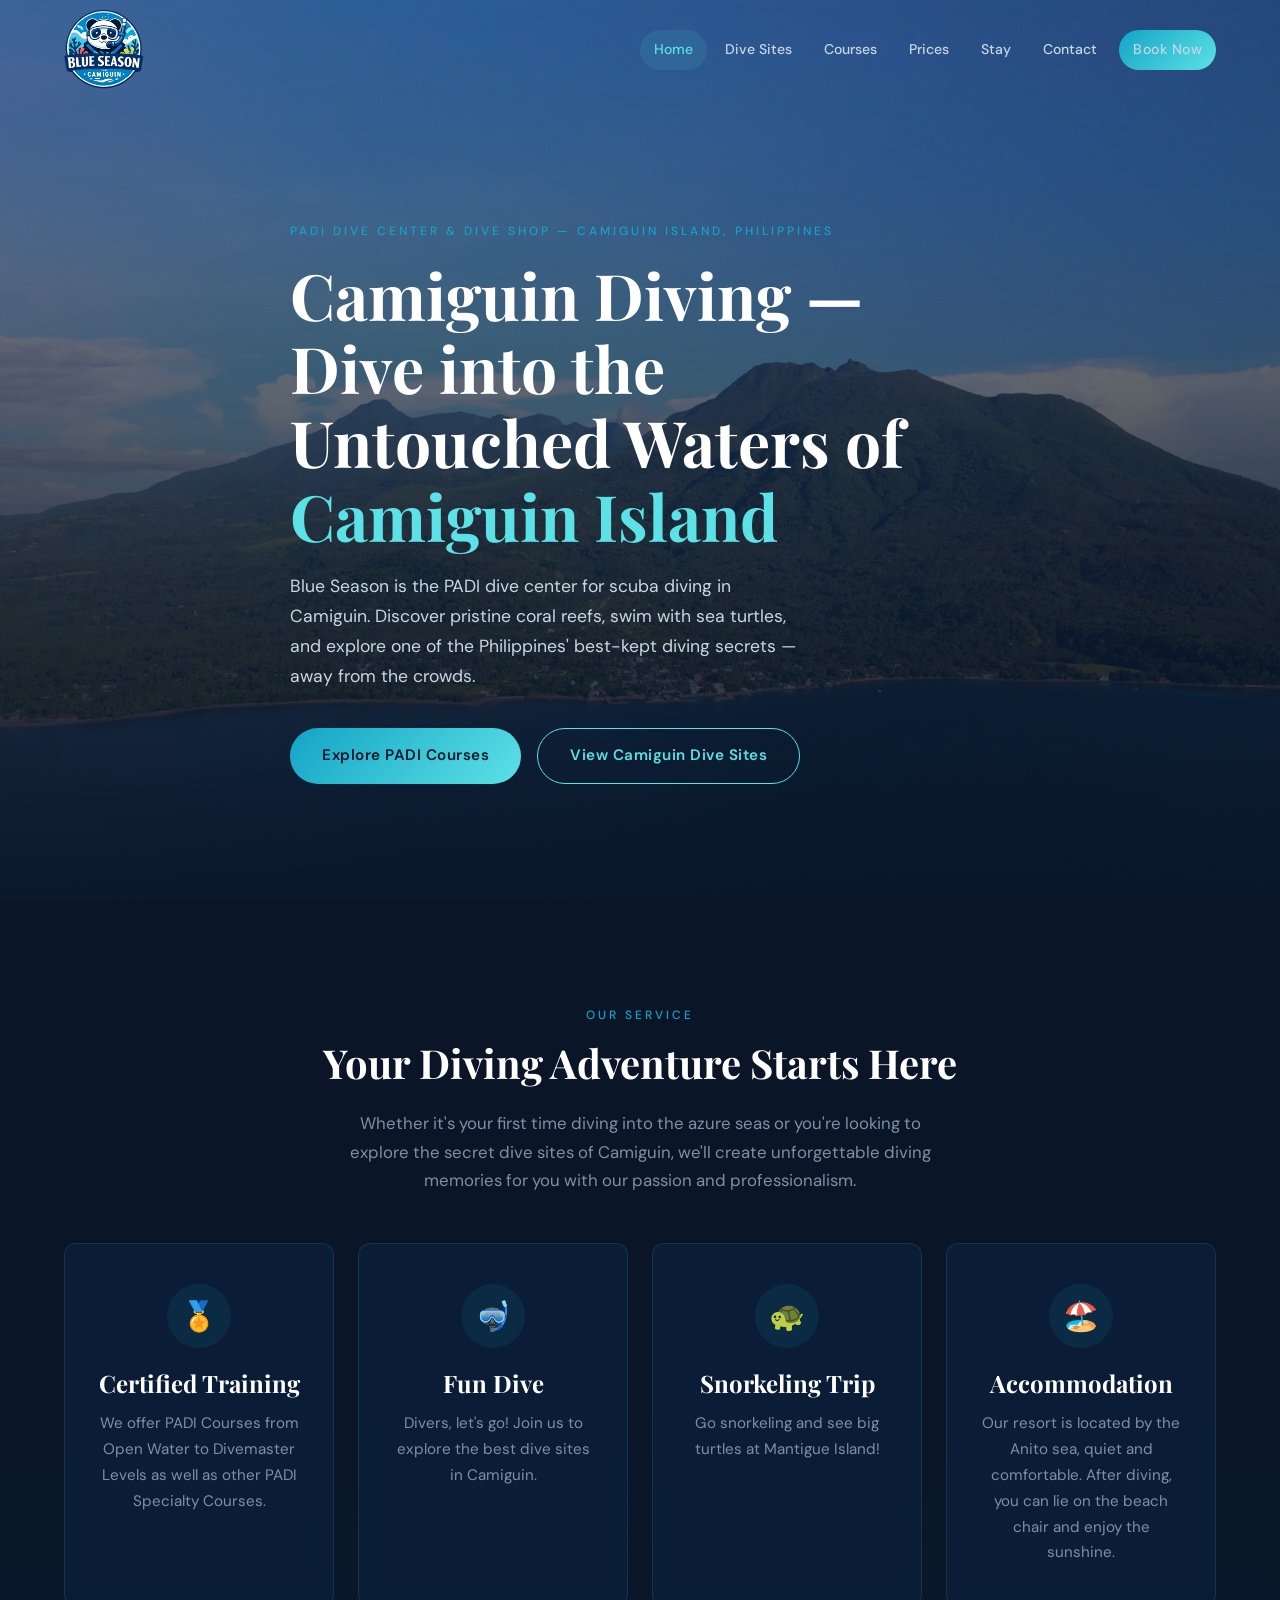
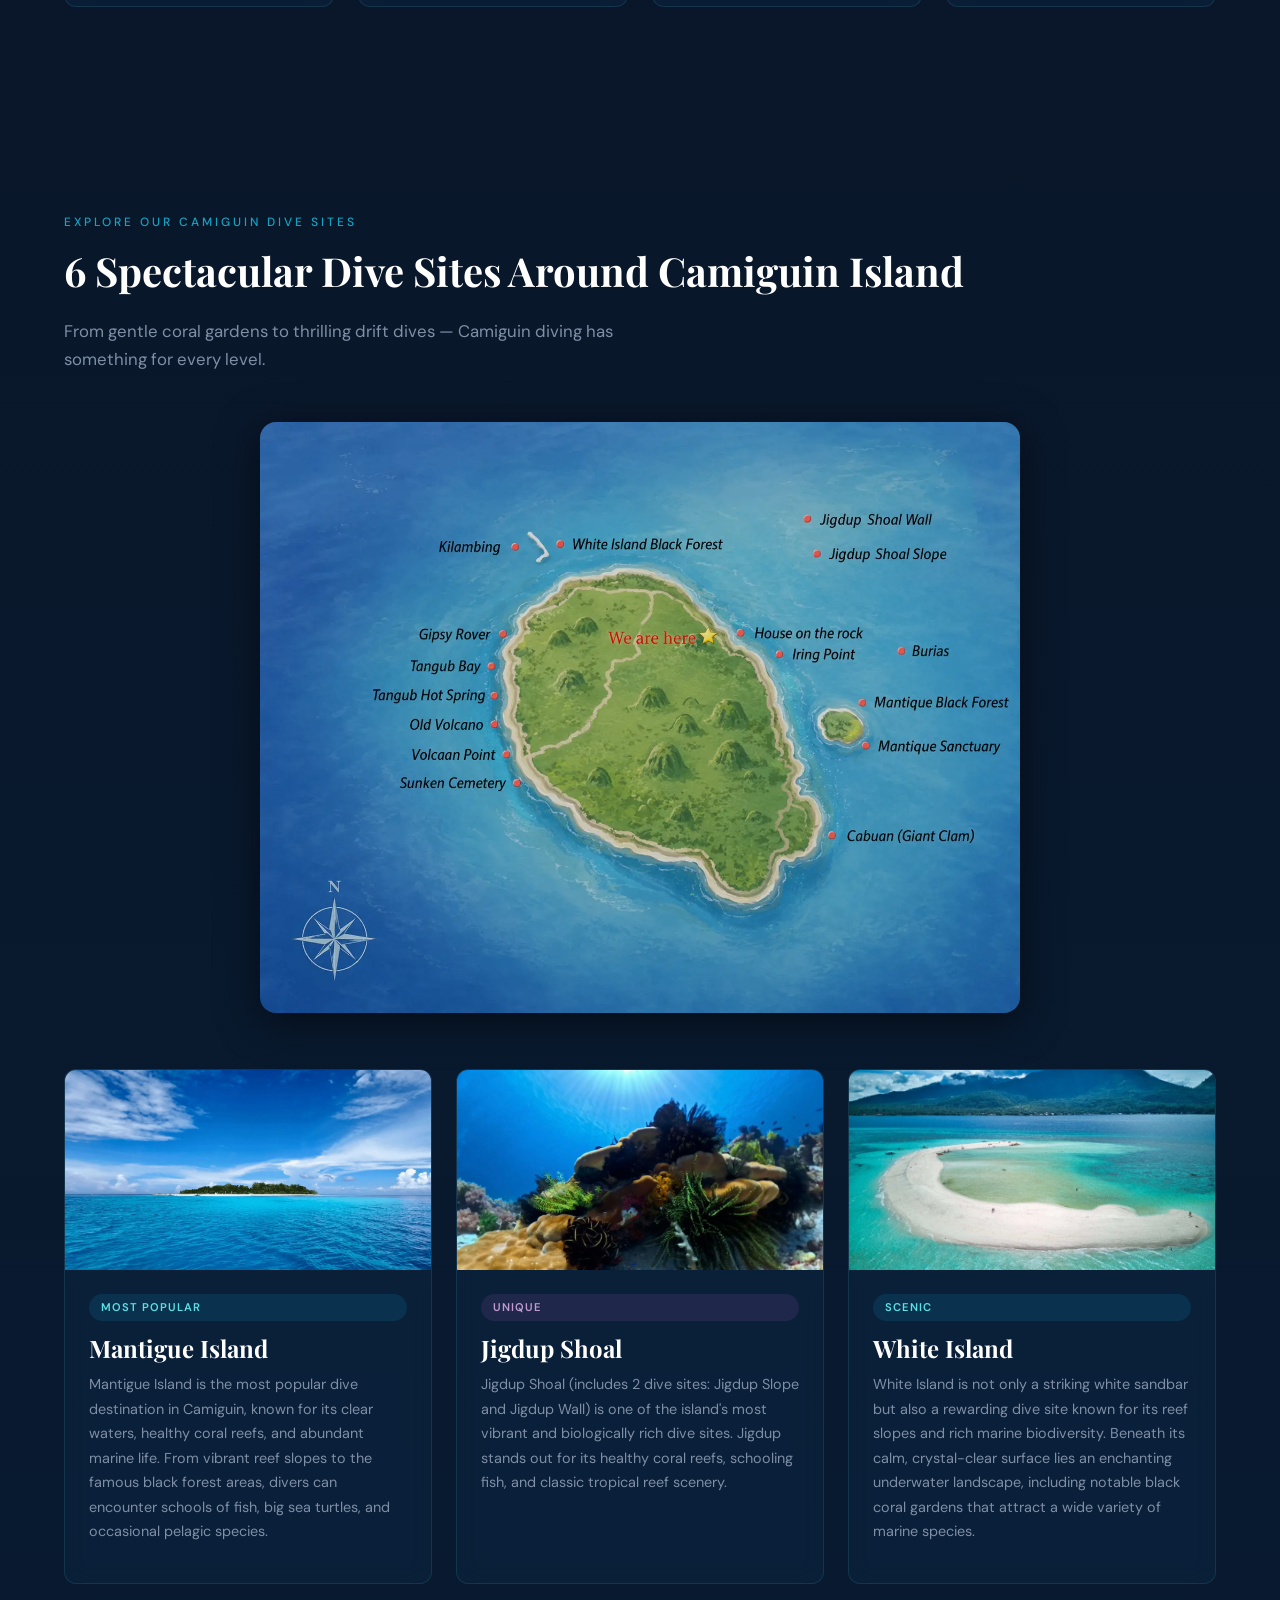
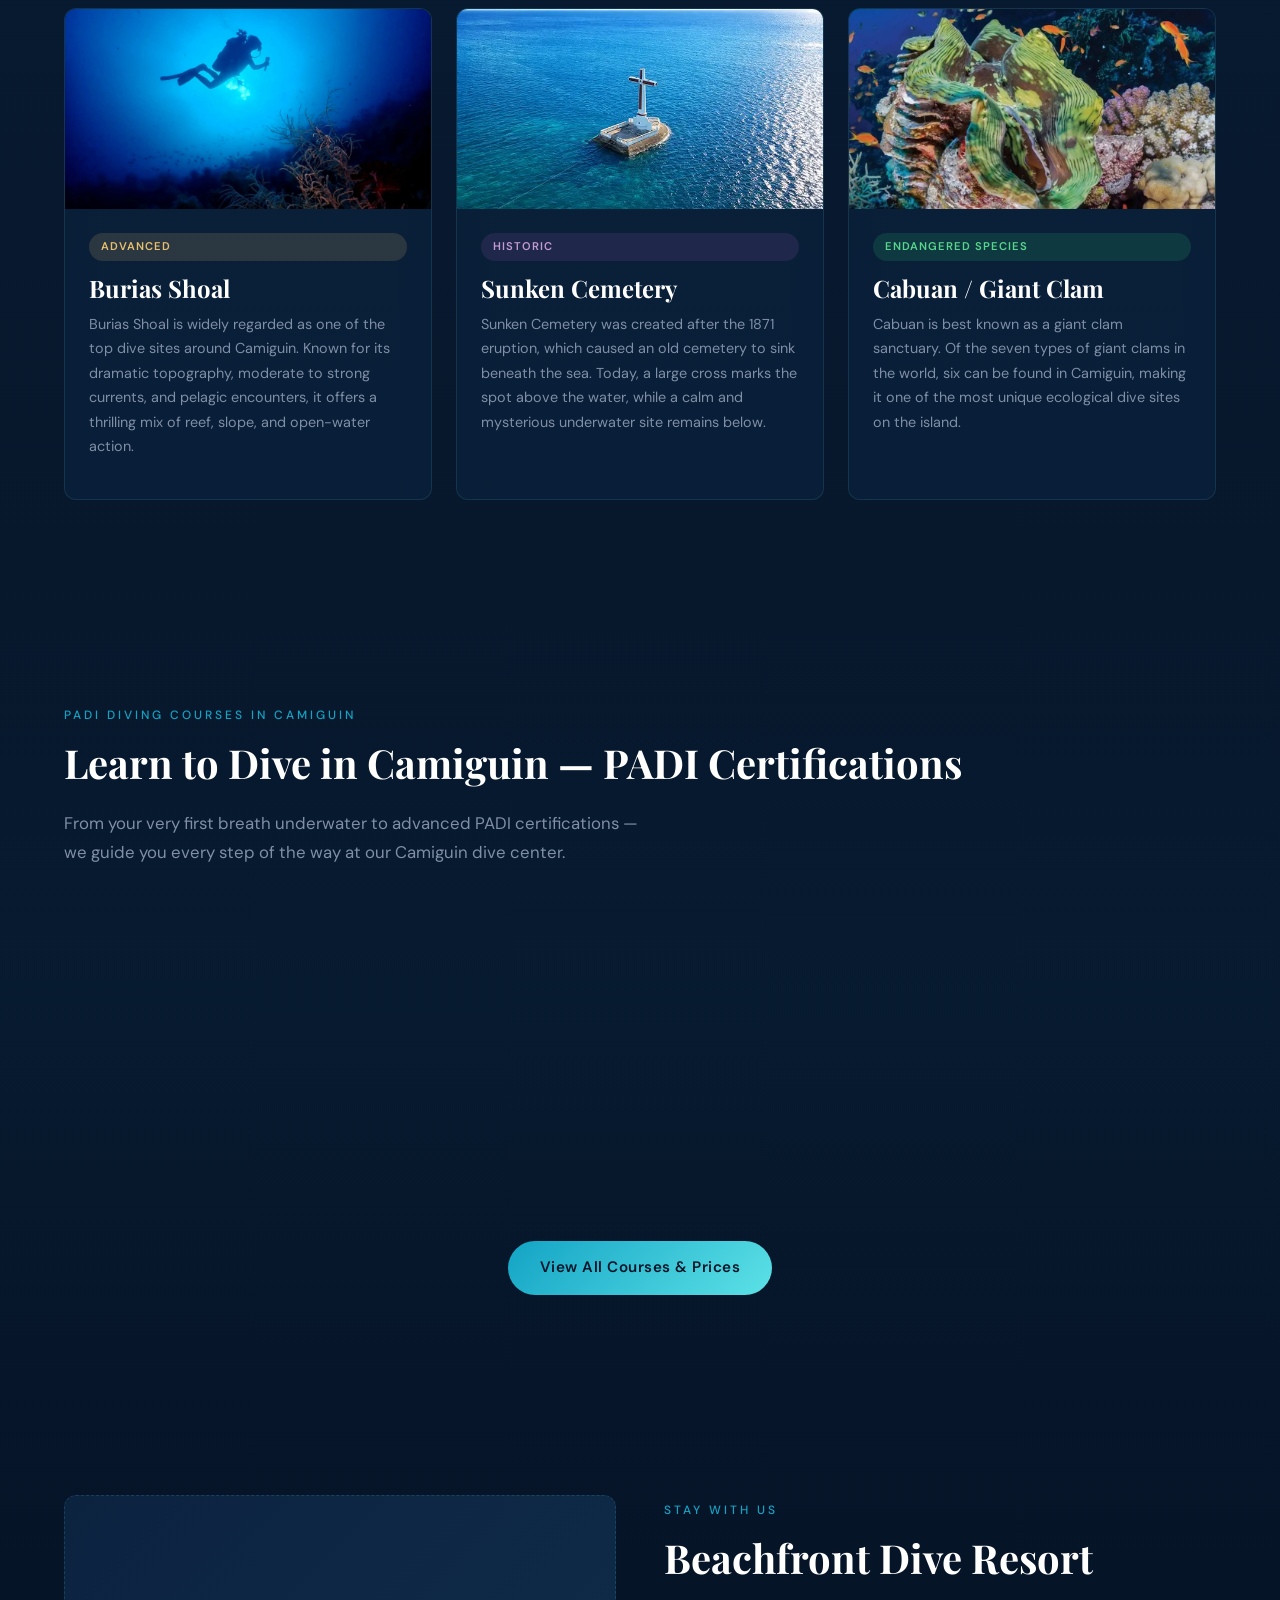
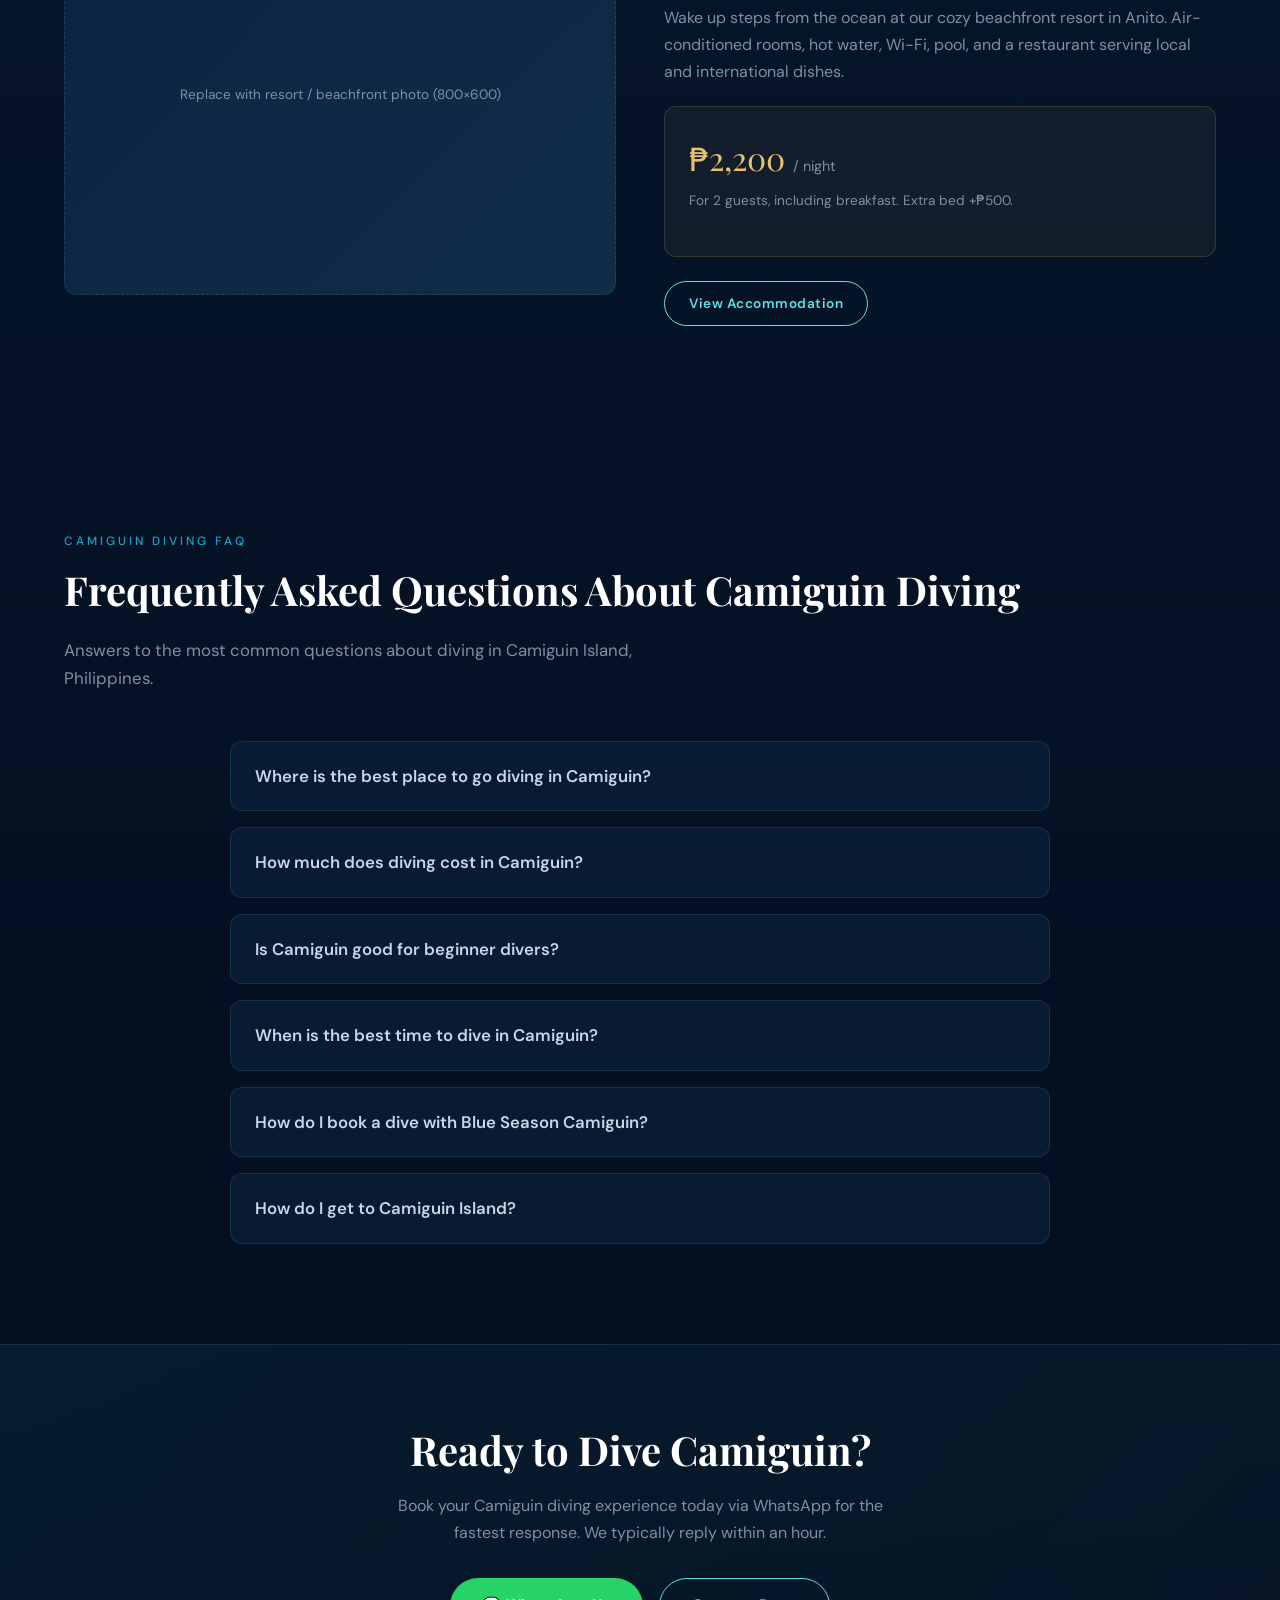
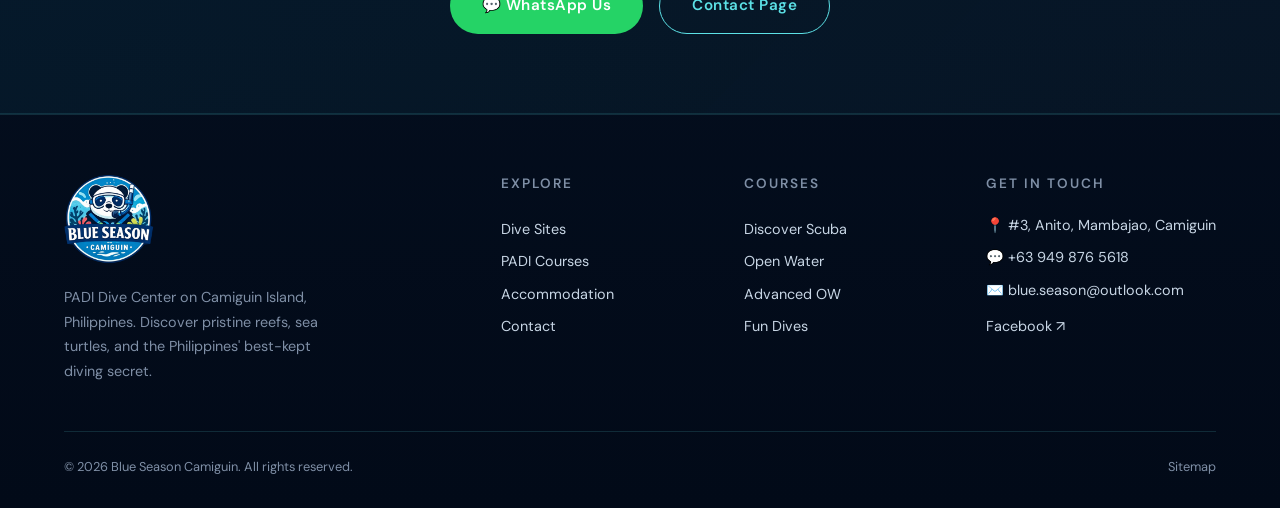
<file: index.html>
<!DOCTYPE html>
<html lang="en">
<head>
  <meta charset="UTF-8">
  <meta name="viewport" content="width=device-width, initial-scale=1.0">
  <meta name="theme-color" content="#0a1628">
  <meta name="color-scheme" content="dark">
  <meta name="apple-mobile-web-app-status-bar-style" content="black-translucent">

  <!-- Primary SEO -->
  <title>Camiguin Diving | PADI Dive Center & Dive Shop in Camiguin Island, Philippines</title>
  <meta name="description" content="Camiguin diving at Blue Season — the PADI dive center and dive shop on Camiguin Island, Philippines. Scuba diving courses, fun dives to Mantigue Island, Sunken Cemetery, Burias Shoal & more. Book your dive today.">
  <meta name="keywords" content="camiguin diving, camiguin dive, camiguin scuba, dive shop camiguin, dive center camiguin, scuba diving camiguin, padi camiguin, camiguin island diving, dive camiguin, scuba camiguin, philippines diving, mantigue island diving, sunken cemetery dive, burias shoal, camiguindiver">
  <meta name="robots" content="index, follow, max-image-preview:large, max-snippet:-1, max-video-preview:-1">
  <meta name="googlebot" content="index, follow">
  <meta name="bingbot" content="index, follow">
  <meta name="author" content="Blue Season Camiguin">
  <link rel="canonical" href="https://camiguindiver.com/">

  <!-- Geo Tags (local SEO) -->
  <meta name="geo.region" content="PH-CAM">
  <meta name="geo.placename" content="Camiguin Island, Mambajao">
  <meta name="geo.position" content="9.2517;124.7283">
  <meta name="ICBM" content="9.2517, 124.7283">

  <!-- Open Graph -->
  <meta property="og:title" content="Camiguin Diving | Blue Season PADI Dive Center & Dive Shop">
  <meta property="og:description" content="Discover Camiguin diving at its best — PADI courses, pristine reefs, sea turtles & thresher sharks on Camiguin Island, Philippines.">
  <meta property="og:url" content="https://camiguindiver.com/">
  <meta property="og:type" content="website">
  <meta property="og:image" content="https://camiguindiver.com/img/og-home.jpg">
  <meta property="og:image:alt" content="Sea turtle and coral reef — Camiguin diving at Mantigue Island">
  <meta property="og:image:width" content="1200">
  <meta property="og:image:height" content="630">
  <meta property="og:site_name" content="Blue Season Camiguin">
  <meta property="og:locale" content="en_US">

  <!-- Twitter Card -->
  <meta name="twitter:card" content="summary_large_image">
  <meta name="twitter:title" content="Camiguin Diving | Blue Season PADI Dive Center">
  <meta name="twitter:description" content="Scuba diving in Camiguin Island, Philippines. PADI courses, fun dives, sea turtles & more.">
  <meta name="twitter:image" content="https://camiguindiver.com/img/og-home.jpg">

  <!-- Favicon -->
  <link rel="icon" href="/favicon.ico" sizes="32x32">
  <link rel="apple-touch-icon" href="/favicon.png">

  <!-- Performance: preload critical hero asset for LCP -->
  <link rel="preload" as="image" href="img/hero-home.webp" fetchpriority="high">

  <!-- Fonts -->
  <link rel="preconnect" href="https://fonts.googleapis.com">
  <link rel="preconnect" href="https://fonts.gstatic.com" crossorigin>
  <link href="https://fonts.googleapis.com/css2?family=DM+Sans:wght@400;500;600;700&family=Playfair+Display:ital,wght@0,500;0,700;1,500&display=swap" rel="stylesheet">

  <!-- Styles -->
  <link rel="stylesheet" href="css/style.css">

  <!-- Schema: LocalBusiness + WebSite + FAQPage (graph) -->
  <script type="application/ld+json">
  {
    "@context": "https://schema.org",
    "@graph": [
      {
        "@type": ["LocalBusiness", "TravelAgency", "Store"],
        "@id": "https://camiguindiver.com/#organization",
        "name": "Blue Season Camiguin",
        "alternateName": ["Blue Season Dive Center Camiguin", "Camiguin Blue Season Dive Center", "Camiguin Diver"],
        "description": "PADI dive center and dive shop on Camiguin Island, Philippines. Camiguin diving courses, fun dives, and beachfront accommodation.",
        "url": "https://camiguindiver.com",
        "telephone": "+639498765618",
        "email": "blue.season@outlook.com",
        "image": [
          "https://camiguindiver.com/img/og-home.jpg",
          "https://camiguindiver.com/img/divesite/mantigue.webp",
          "https://camiguindiver.com/img/divesite/sunkenCemetery.webp"
        ],
        "logo": "https://camiguindiver.com/img/logo.svg",
        "address": {
          "@type": "PostalAddress",
          "streetAddress": "#3, Anito",
          "addressLocality": "Mambajao",
          "addressRegion": "Camiguin",
          "postalCode": "9100",
          "addressCountry": "PH"
        },
        "geo": {
          "@type": "GeoCoordinates",
          "latitude": 9.2517,
          "longitude": 124.7283
        },
        "openingHoursSpecification": [{
          "@type": "OpeningHoursSpecification",
          "dayOfWeek": ["Monday","Tuesday","Wednesday","Thursday","Friday","Saturday","Sunday"],
          "opens": "07:00",
          "closes": "18:00"
        }],
        "priceRange": "$$",
        "currenciesAccepted": "PHP",
        "paymentAccepted": "Cash, Bank Transfer",
        "areaServed": [
          {"@type": "Place", "name": "Camiguin Island"},
          {"@type": "Place", "name": "Mambajao"},
          {"@type": "Place", "name": "Philippines"}
        ],
        "knowsAbout": ["Scuba Diving", "PADI Courses", "Snorkeling", "Dive Sites Camiguin", "Marine Biology"],
        "sameAs": [
          "https://www.facebook.com/people/Camiguin-Blue-Season-Dive-Center/61563295091419/"
        ],
        "hasOfferCatalog": {
          "@type": "OfferCatalog",
          "name": "PADI Diving Courses & Fun Dives in Camiguin",
          "itemListElement": [
            {"@type": "Offer", "itemOffered": {"@type": "Service", "name": "Discover Scuba Diving Camiguin", "serviceType": "Intro Scuba Experience"}, "priceCurrency": "PHP", "price": "7000"},
            {"@type": "Offer", "itemOffered": {"@type": "Service", "name": "PADI Open Water Course Camiguin", "serviceType": "PADI Certification"}, "priceCurrency": "PHP", "price": "22000"},
            {"@type": "Offer", "itemOffered": {"@type": "Service", "name": "PADI Advanced Open Water Camiguin", "serviceType": "PADI Certification"}, "priceCurrency": "PHP", "price": "20000"},
            {"@type": "Offer", "itemOffered": {"@type": "Service", "name": "Fun Dive — 2 Dives Camiguin"}, "priceCurrency": "PHP", "price": "4500"},
            {"@type": "Offer", "itemOffered": {"@type": "Service", "name": "Snorkeling Mantigue Island"}, "priceCurrency": "PHP", "price": "1500"}
          ]
        }
      },
      {
        "@type": "WebSite",
        "@id": "https://camiguindiver.com/#website",
        "url": "https://camiguindiver.com/",
        "name": "Blue Season Camiguin — Camiguin Diving",
        "description": "Camiguin Diving — PADI dive center on Camiguin Island, Philippines",
        "publisher": {"@id": "https://camiguindiver.com/#organization"},
        "inLanguage": "en"
      },
      {
        "@type": "FAQPage",
        "mainEntity": [
          {
            "@type": "Question",
            "name": "Where is the best place to go diving in Camiguin?",
            "acceptedAnswer": {"@type": "Answer", "text": "Camiguin has six main dive sites. Mantigue Island is the most popular for sea turtles and coral reefs; Burias Shoal is for advanced divers seeking thresher sharks; Sunken Cemetery offers historic volcanic ruins; Jigdup Shoal features a swim-through cave; White Island has scenic black coral gardens; and Cabuan is a macro paradise with giant clams. Blue Season Camiguin is a PADI dive center in Anito, Mambajao, offering dives to all these sites."}
          },
          {
            "@type": "Question",
            "name": "How much does diving cost in Camiguin?",
            "acceptedAnswer": {"@type": "Answer", "text": "Fun dives at Blue Season Camiguin start at ₱1,500 per dive for the house reef and ₱4,500 for a 2-dive boat trip. Discover Scuba Diving costs ₱7,000 (includes 2 dives). PADI Open Water certification is ₱22,000 all-inclusive. All prices include full equipment, boat, guide, and marine park fees."}
          },
          {
            "@type": "Question",
            "name": "Is Camiguin good for beginner divers?",
            "acceptedAnswer": {"@type": "Answer", "text": "Yes, Camiguin Island is excellent for beginners. Sites like Mantigue Island, White Island, and Cabuan have calm conditions, great visibility (15-30m), and shallow depths (5-20m). Blue Season is a PADI dive center with certified instructors offering Discover Scuba Diving and Open Water courses."}
          },
          {
            "@type": "Question",
            "name": "When is the best time to dive in Camiguin?",
            "acceptedAnswer": {"@type": "Answer", "text": "Camiguin offers year-round diving. The best conditions, with calmest seas and best visibility, are typically March to June. November through February can have stronger winds but still offer excellent diving. Water temperature stays between 26-29°C year-round."}
          },
          {
            "@type": "Question",
            "name": "How do I book a dive with Blue Season Camiguin?",
            "acceptedAnswer": {"@type": "Answer", "text": "WhatsApp is the fastest way to book: +63 949 876 5618. We typically reply within an hour. You can also reach us via Facebook Messenger, WeChat (ID: camiguindiver), or email at blue.season@outlook.com."}
          },
          {
            "@type": "Question",
            "name": "How do I get to Camiguin Island?",
            "acceptedAnswer": {"@type": "Answer", "text": "Fly to Camiguin Airport (CGM) via Cebu Pacific from Cebu, or take a ferry from Balingoan Port, Misamis Oriental (Cagayan de Oro area). Our resort in Anito, Mambajao is a short drive from both. We can arrange airport pickup."}
          }
        ]
      }
    ]
  }
  </script>
</head>
<body>

  <!-- ========== NAVIGATION ========== -->
  <header>
    <nav class="navbar" role="navigation" aria-label="Main navigation">
      <div class="container">
        <a href="index.html" class="nav-brand" aria-label="Blue Season Camiguin home">
          <img class="nav-logo-img" src="img/logo-panda.webp" alt="Blue Season Scuba Diving Center Camiguin - Panda Diver Logo">
        </a>
        <button class="nav-toggle" aria-label="Toggle navigation menu" aria-expanded="false">
          <span></span><span></span><span></span>
        </button>
        <div class="nav-menu">
          <div class="nav-links">
            <a href="index.html" class="active">Home</a>
            <a href="dive-sites.html">Dive Sites</a>
            <a href="courses.html">Courses</a>
            <a href="prices.html">Prices</a>
            <a href="accommodation.html">Stay</a>
            <a href="contact.html">Contact</a>
            <a href="https://wa.me/639498765618?text=Hi%20Blue%20Season!%20I%27d%20like%20to%20book%20a%20dive." class="btn btn-primary btn-sm nav-cta" target="_blank" rel="noopener">Book Now</a>
          </div>
        </div>
      </div>
    </nav>
    <div class="nav-overlay" aria-hidden="true"></div>
  </header>

  <main>
    <!-- ========== HERO ========== -->
    <section class="hero">
      <div class="hero-bg">
        <!-- Static hero image -->
        <img class="hero-image" src="img/hero-home.webp" alt="Underwater photo of coral reef and sea turtles at Camiguin Island" fetchpriority="high" decoding="async">
      </div>
      <div class="hero-overlay"></div>
      <div class="bubbles" aria-hidden="true">
        <div class="bubble"></div>
        <div class="bubble"></div>
        <div class="bubble"></div>
        <div class="bubble"></div>
        <div class="bubble"></div>
        <div class="bubble"></div>
        <div class="bubble"></div>
        <div class="bubble"></div>
      </div>
      <div class="container hero-content">
        <span class="section-label">PADI Dive Center &amp; Dive Shop — Camiguin Island, Philippines</span>
        <h1>Camiguin Diving — Dive into the Untouched Waters of <em>Camiguin Island</em></h1>
        <p>Blue Season is the PADI dive center for scuba diving in Camiguin. Discover pristine coral reefs, swim with sea turtles, and explore one of the Philippines' best-kept diving secrets — away from the crowds.</p>
        <div class="hero-buttons">
          <a href="courses.html" class="btn btn-primary">Explore PADI Courses</a>
          <a href="dive-sites.html" class="btn btn-outline">View Camiguin Dive Sites</a>
        </div>
      </div>
    </section>

    <!-- ========== OUR SERVICES ========== -->
    <section class="section" id="services">
      <div class="container text-center">
        <span class="section-label">Our Service</span>
        <h2 class="section-title">Your Diving Adventure Starts Here</h2>
        <p class="section-subtitle">Whether it's your first time diving into the azure seas or you're looking to explore the secret dive sites of Camiguin, we'll create unforgettable diving memories for you with our passion and professionalism.</p>

        <div class="features-grid">
          <div class="glass-card feature-card">
            <div class="feature-icon">🏅</div>
            <h3>Certified Training</h3>
            <p>We offer PADI Courses from Open Water to Divemaster Levels as well as other PADI Specialty Courses.</p>
          </div>
          <div class="glass-card feature-card">
            <div class="feature-icon">🤿</div>
            <h3>Fun Dive</h3>
            <p>Divers, let's go! Join us to explore the best dive sites in Camiguin.</p>
          </div>
          <div class="glass-card feature-card">
            <div class="feature-icon">🐢</div>
            <h3>Snorkeling Trip</h3>
            <p>Go snorkeling and see big turtles at Mantigue Island!</p>
          </div>
          <div class="glass-card feature-card">
            <div class="feature-icon">🏖️</div>
            <h3>Accommodation</h3>
            <p>Our resort is located by the Anito sea, quiet and comfortable. After diving, you can lie on the beach chair and enjoy the sunshine.</p>
          </div>
        </div>
      </div>
    </section>

    <!-- ========== DIVE SITES PREVIEW ========== -->
    <section class="section" id="sites-preview">
      <div class="container">
        <span class="section-label">Explore Our Camiguin Dive Sites</span>
        <h2 class="section-title">6 Spectacular Dive Sites Around Camiguin Island</h2>
        <p class="section-subtitle">From gentle coral gardens to thrilling drift dives — Camiguin diving has something for every level.</p>

        <div class="dive-map-wrap">
          <img src="img/points.webp" alt="Map of all dive sites around Camiguin Island" class="dive-map-img" loading="lazy" />
        </div>

        <div class="sites-grid">
          <a href="dive-sites.html#mantigue" class="glass-card site-card" style="color:inherit;">
            <img class="site-card-img" src="img/divesite/mantigue.webp" alt="Sea turtles and colorful reef at Mantigue Island Camiguin" width="600" height="400" loading="lazy" />
            <div class="site-card-body">
              <span class="site-tag popular">Most Popular</span>
              <h3>Mantigue Island</h3>
              <p>Mantigue Island is the most popular dive destination in Camiguin, known for its clear waters, healthy coral reefs, and abundant marine life. From vibrant reef slopes to the famous black forest areas, divers can encounter schools of fish, big sea turtles, and occasional pelagic species.</p>
            </div>
          </a>

          <a href="dive-sites.html#jigdup" class="glass-card site-card" style="color:inherit;">
            <img class="site-card-img" src="img/divesite/jigdup.webp" alt="Underwater cave entrance at Jigdup Shoal Camiguin" width="600" height="400" loading="lazy" />
            <div class="site-card-body">
              <span class="site-tag unique">Unique</span>
              <h3>Jigdup Shoal</h3>
              <p>Jigdup Shoal (includes 2 dive sites: Jigdup Slope and Jigdup Wall) is one of the island's most vibrant and biologically rich dive sites. Jigdup stands out for its healthy coral reefs, schooling fish, and classic tropical reef scenery.</p>
            </div>
          </a>

          <a href="dive-sites.html#white-island" class="glass-card site-card" style="color:inherit;">
            <img class="site-card-img" src="img/divesite/whiteisland.webp" alt="Black coral garden at White Island Camiguin" width="600" height="400" loading="lazy" />
            <div class="site-card-body">
              <span class="site-tag popular">Scenic</span>
              <h3>White Island</h3>
              <p>White Island is not only a striking white sandbar but also a rewarding dive site known for its reef slopes and rich marine biodiversity. Beneath its calm, crystal-clear surface lies an enchanting underwater landscape, including notable black coral gardens that attract a wide variety of marine species.</p>
            </div>
          </a>

          <a href="dive-sites.html#burias" class="glass-card site-card" style="color:inherit;">
            <img class="site-card-img" src="img/divesite/Burias.webp" alt="Open ocean dive site at Burias Shoal Camiguin" width="600" height="400" loading="lazy" />
            <div class="site-card-body">
              <span class="site-tag advanced">Advanced</span>
              <h3>Burias Shoal</h3>
              <p>Burias Shoal is widely regarded as one of the top dive sites around Camiguin. Known for its dramatic topography, moderate to strong currents, and pelagic encounters, it offers a thrilling mix of reef, slope, and open-water action.</p>
            </div>
          </a>

          <a href="dive-sites.html#sunken-cemetery" class="glass-card site-card" style="color:inherit;">
            <img class="site-card-img" src="img/divesite/sunkenCemetery.webp" alt="Cross monument at Sunken Cemetery dive site Camiguin" width="600" height="400" loading="lazy" />
            <div class="site-card-body">
              <span class="site-tag unique">Historic</span>
              <h3>Sunken Cemetery</h3>
              <p>Sunken Cemetery was created after the 1871 eruption, which caused an old cemetery to sink beneath the sea. Today, a large cross marks the spot above the water, while a calm and mysterious underwater site remains below.</p>
            </div>
          </a>

          <a href="dive-sites.html#giant-clam" class="glass-card site-card" style="color:inherit;">
            <img class="site-card-img" src="img/divesite/cabuan.webp" alt="Giant clam at Cabuan dive site Camiguin" width="600" height="400" loading="lazy" />
            <div class="site-card-body">
              <span class="site-tag macro">Endangered Species</span>
              <h3>Cabuan / Giant Clam</h3>
              <p>Cabuan is best known as a giant clam sanctuary. Of the seven types of giant clams in the world, six can be found in Camiguin, making it one of the most unique ecological dive sites on the island.</p>
            </div>
          </a>
        </div>
      </div>
    </section>

    <!-- ========== COURSES OVERVIEW ========== -->
    <section class="section" id="courses-overview" style="background: linear-gradient(180deg, transparent, rgba(19,164,197,0.03), transparent);">
      <div class="container">
        <span class="section-label">PADI Diving Courses in Camiguin</span>
        <h2 class="section-title">Learn to Dive in Camiguin — PADI Certifications</h2>
        <p class="section-subtitle">From your very first breath underwater to advanced PADI certifications — we guide you every step of the way at our Camiguin dive center.</p>

        <div class="courses-grid">
          <div class="glass-card course-card">
            <div class="course-header">
              <h3>Discover Scuba Diving</h3>
              <div class="course-price">₱7,000</div>
            </div>
            <div class="course-meta">
              <span>⏱ Half day</span>
              <span>📍 Mantigue Island</span>
            </div>
            <p>No experience needed. Try scuba diving with a certified instructor and explore Mantigue Island with 2 dives included.</p>
            <a href="courses.html#discover" class="btn btn-outline btn-sm">Learn More</a>
          </div>

          <div class="glass-card course-card">
            <div class="course-header">
              <h3>PADI Open Water</h3>
              <div class="course-price">₱22,000</div>
            </div>
            <div class="course-meta">
              <span>⏱ 3–4 days</span>
              <span>🏅 PADI Certification</span>
            </div>
            <p>Get your worldwide PADI Open Water certification. Includes all equipment, materials, and certification fees.</p>
            <a href="courses.html#open-water" class="btn btn-outline btn-sm">Learn More</a>
          </div>
        </div>

        <div style="text-align:center; margin-top:40px;">
          <a href="courses.html" class="btn btn-primary">View All Courses & Prices</a>
        </div>
      </div>
    </section>

    <!-- ========== ACCOMMODATION PREVIEW ========== -->
    <section class="section" id="stay-preview">
      <div class="container">
        <div class="accommodation-grid">
          <div class="img-placeholder accommodation-img" role="img" aria-label="Blue Season Camiguin resort beachfront view with pool">
            Replace with resort / beachfront photo (800×600)
          </div>
          <div class="accommodation-info">
            <span class="section-label">Stay With Us</span>
            <h2 class="section-title">Beachfront Dive Resort</h2>
            <p>Wake up steps from the ocean at our cozy beachfront resort in Anito. Air-conditioned rooms, hot water, Wi-Fi, pool, and a restaurant serving local and international dishes.</p>
            <div class="accommodation-price">
              <div class="price-amount">₱2,200 <span style="font-size:0.9rem; color:var(--color-text-muted); font-family:var(--font-body);">/ night</span></div>
              <p class="price-note">For 2 guests, including breakfast. Extra bed +₱500.</p>
            </div>
            <div style="margin-top:24px;">
              <a href="accommodation.html" class="btn btn-outline btn-sm">View Accommodation</a>
            </div>
          </div>
        </div>
      </div>
    </section>

    <!-- ========== FAQ ========== -->
    <section class="section" id="faq">
      <div class="container">
        <span class="section-label">Camiguin Diving FAQ</span>
        <h2 class="section-title">Frequently Asked Questions About Camiguin Diving</h2>
        <p class="section-subtitle">Answers to the most common questions about diving in Camiguin Island, Philippines.</p>

        <div class="faq-list" style="max-width:820px; margin:40px auto 0; display:flex; flex-direction:column; gap:16px;">
          <details class="glass-card" style="padding:20px 24px; cursor:pointer;">
            <summary style="font-weight:600; font-size:1.05rem; list-style:none;">Where is the best place to go diving in Camiguin?</summary>
            <p style="margin-top:12px;">Camiguin has six main dive sites. <strong>Mantigue Island</strong> is the most popular for sea turtles and coral reefs; <strong>Burias Shoal</strong> is for advanced divers seeking thresher sharks; <strong>Sunken Cemetery</strong> offers historic volcanic ruins; <strong>Jigdup Shoal</strong> features a swim-through cave; <strong>White Island</strong> has scenic black coral gardens; and <strong>Cabuan</strong> is a macro paradise with giant clams. Blue Season Camiguin is a PADI dive center in Anito, Mambajao, offering dives to all these sites.</p>
          </details>

          <details class="glass-card" style="padding:20px 24px; cursor:pointer;">
            <summary style="font-weight:600; font-size:1.05rem; list-style:none;">How much does diving cost in Camiguin?</summary>
            <p style="margin-top:12px;">Fun dives at Blue Season Camiguin start at <strong>₱1,500 per dive</strong> for the house reef and <strong>₱4,500 for a 2-dive boat trip</strong>. Discover Scuba Diving costs <strong>₱7,000</strong> (includes 2 dives). PADI Open Water certification is <strong>₱22,000</strong> all-inclusive. All prices include full equipment, boat, guide, and marine park fees.</p>
          </details>

          <details class="glass-card" style="padding:20px 24px; cursor:pointer;">
            <summary style="font-weight:600; font-size:1.05rem; list-style:none;">Is Camiguin good for beginner divers?</summary>
            <p style="margin-top:12px;">Yes — Camiguin Island is excellent for beginners. Sites like Mantigue Island, White Island, and Cabuan have calm conditions, great visibility (15–30m), and shallow depths (5–20m). Blue Season is a PADI dive center with certified instructors offering Discover Scuba Diving and Open Water courses.</p>
          </details>

          <details class="glass-card" style="padding:20px 24px; cursor:pointer;">
            <summary style="font-weight:600; font-size:1.05rem; list-style:none;">When is the best time to dive in Camiguin?</summary>
            <p style="margin-top:12px;">Camiguin offers year-round diving. The best conditions — calmest seas and best visibility — are typically <strong>March to June</strong>. November through February can have stronger winds but still offer excellent diving. Water temperature stays between 26–29°C year-round.</p>
          </details>

          <details class="glass-card" style="padding:20px 24px; cursor:pointer;">
            <summary style="font-weight:600; font-size:1.05rem; list-style:none;">How do I book a dive with Blue Season Camiguin?</summary>
            <p style="margin-top:12px;">WhatsApp is the fastest way to book: <a href="https://wa.me/639498765618" target="_blank" rel="noopener">+63 949 876 5618</a>. We typically reply within an hour. You can also reach us via Facebook Messenger, WeChat (ID: camiguindiver), or email at <a href="mailto:blue.season@outlook.com">blue.season@outlook.com</a>.</p>
          </details>

          <details class="glass-card" style="padding:20px 24px; cursor:pointer;">
            <summary style="font-weight:600; font-size:1.05rem; list-style:none;">How do I get to Camiguin Island?</summary>
            <p style="margin-top:12px;">Fly to Camiguin Airport (CGM) via Cebu Pacific from Cebu, or take a ferry from Balingoan Port, Misamis Oriental (Cagayan de Oro area). Our resort in Anito, Mambajao is a short drive from both. We can arrange airport pickup — just ask when you book.</p>
          </details>
        </div>
      </div>
    </section>

    <!-- ========== CTA ========== -->
    <section class="cta-section">
      <div class="container cta-content">
        <h2>Ready to Dive Camiguin?</h2>
        <p>Book your Camiguin diving experience today via WhatsApp for the fastest response. We typically reply within an hour.</p>
        <div class="cta-buttons">
          <a href="https://wa.me/639498765618?text=Hi%20Blue%20Season!%20I%27d%20like%20to%20book%20a%20dive." class="btn btn-whatsapp" target="_blank" rel="noopener">💬 WhatsApp Us</a>
          <a href="contact.html" class="btn btn-outline">Contact Page</a>
        </div>
      </div>
    </section>
  </main>

  <!-- ========== FOOTER ========== -->
  <footer class="footer">
    <div class="container">
      <div class="footer-grid">
        <div class="footer-brand">
          <a href="index.html" class="nav-brand"><img class="footer-logo-img" src="img/logo-panda.webp" alt="Blue Season Scuba Diving Center Camiguin - Panda Diver Logo"></a>
          <p>PADI Dive Center on Camiguin Island, Philippines. Discover pristine reefs, sea turtles, and the Philippines' best-kept diving secret.</p>
        </div>
        <div>
          <h4>Explore</h4>
          <ul class="footer-links">
            <li><a href="dive-sites.html">Dive Sites</a></li>
            <li><a href="courses.html">PADI Courses</a></li>
            <li><a href="accommodation.html">Accommodation</a></li>
            <li><a href="contact.html">Contact</a></li>
          </ul>
        </div>
        <div>
          <h4>Courses</h4>
          <ul class="footer-links">
            <li><a href="courses.html#discover">Discover Scuba</a></li>
            <li><a href="courses.html#open-water">Open Water</a></li>
            <li><a href="courses.html#advanced">Advanced OW</a></li>
            <li><a href="prices.html">Fun Dives</a></li>
          </ul>
        </div>
        <div class="footer-contact">
          <h4>Get in Touch</h4>
          <p style="white-space:nowrap;">📍 #3, Anito, Mambajao, Camiguin</p>
          <p>💬 <a href="https://wa.me/639498765618" target="_blank" rel="noopener">+63 949 876 5618</a></p>
          <p>✉️ <a href="mailto:blue.season@outlook.com">blue.season@outlook.com</a></p>
          <p style="margin-top:12px;">
            <a href="https://www.facebook.com/people/Camiguin-Blue-Season-Dive-Center/61563295091419/" target="_blank" rel="noopener" aria-label="Visit our Facebook page">Facebook ↗</a>
          </p>
        </div>
      </div>
      <div class="footer-bottom">
        <p>&copy; 2026 Blue Season Camiguin. All rights reserved.</p>
        <div class="footer-bottom-links">
          <a href="sitemap.xml">Sitemap</a>
        </div>
      </div>
    </div>
  </footer>

  <script src="js/main.js"></script>
</body>
</html>
</file>
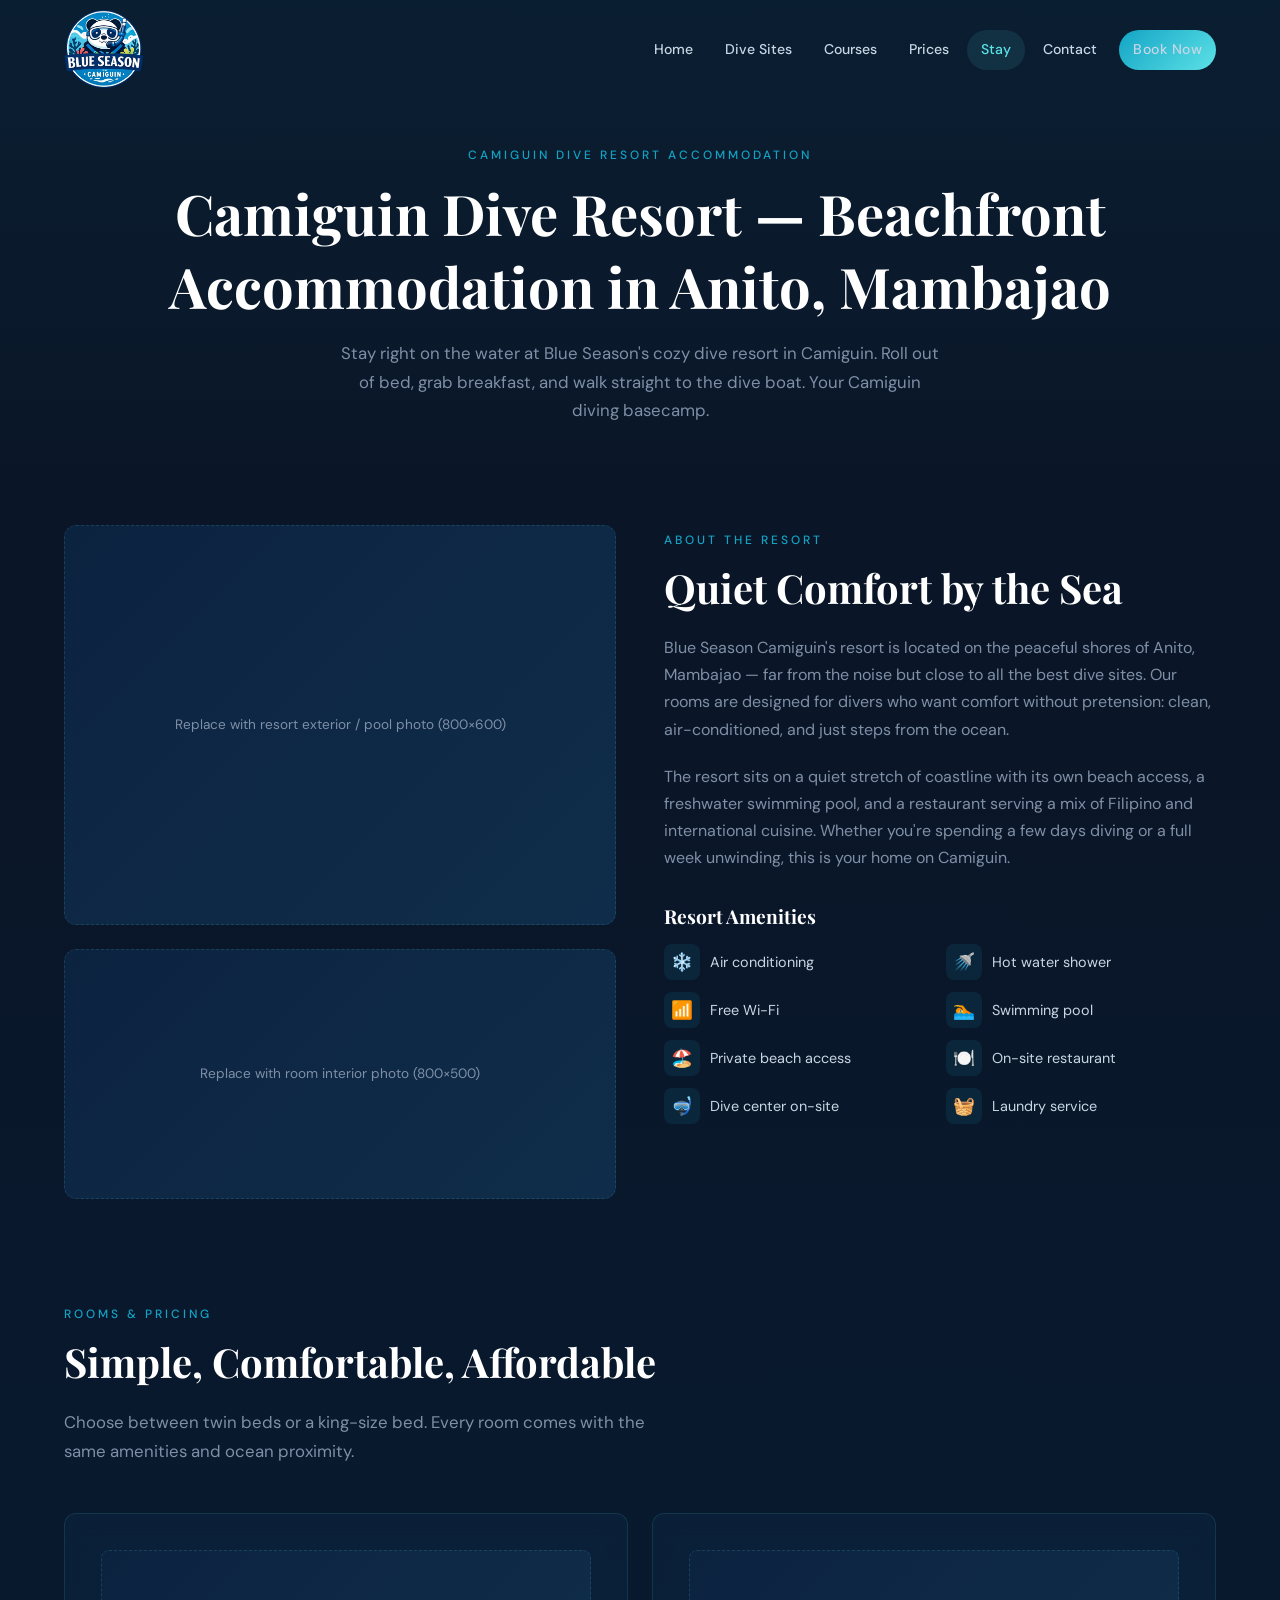
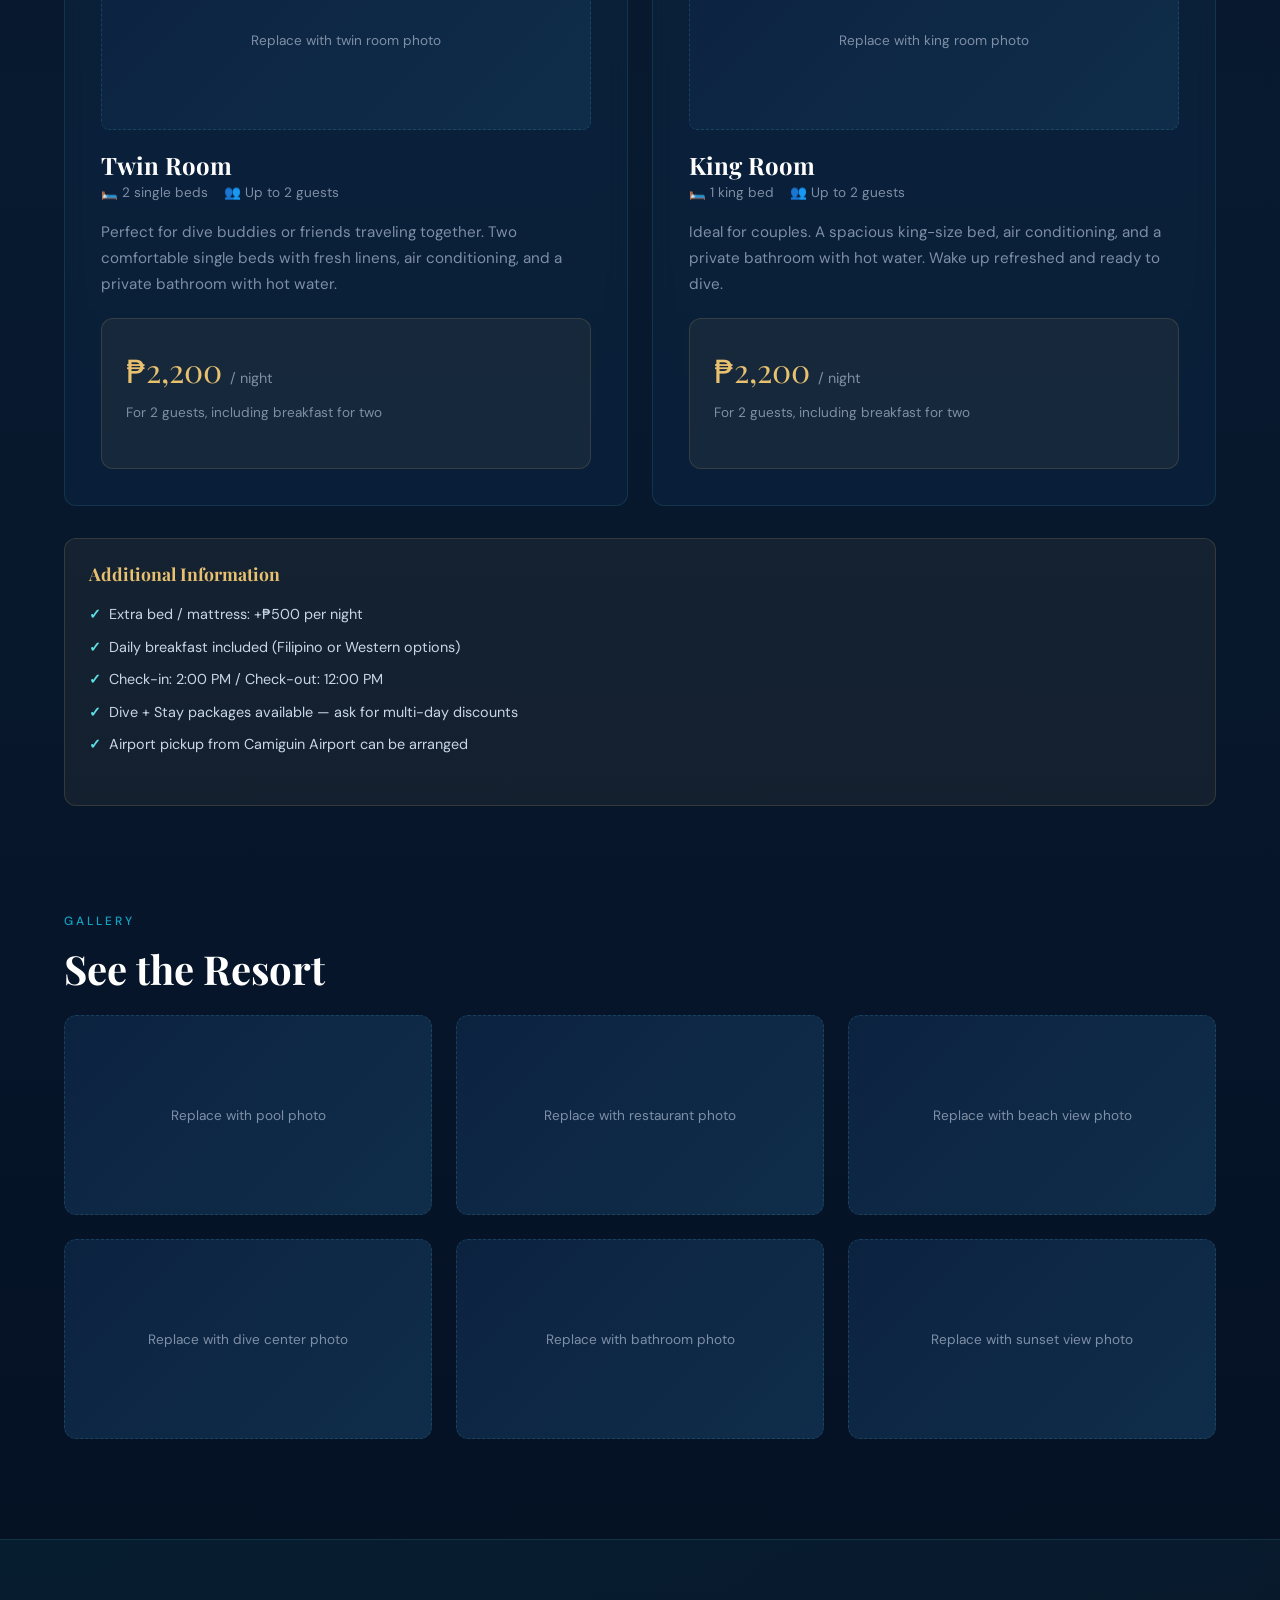
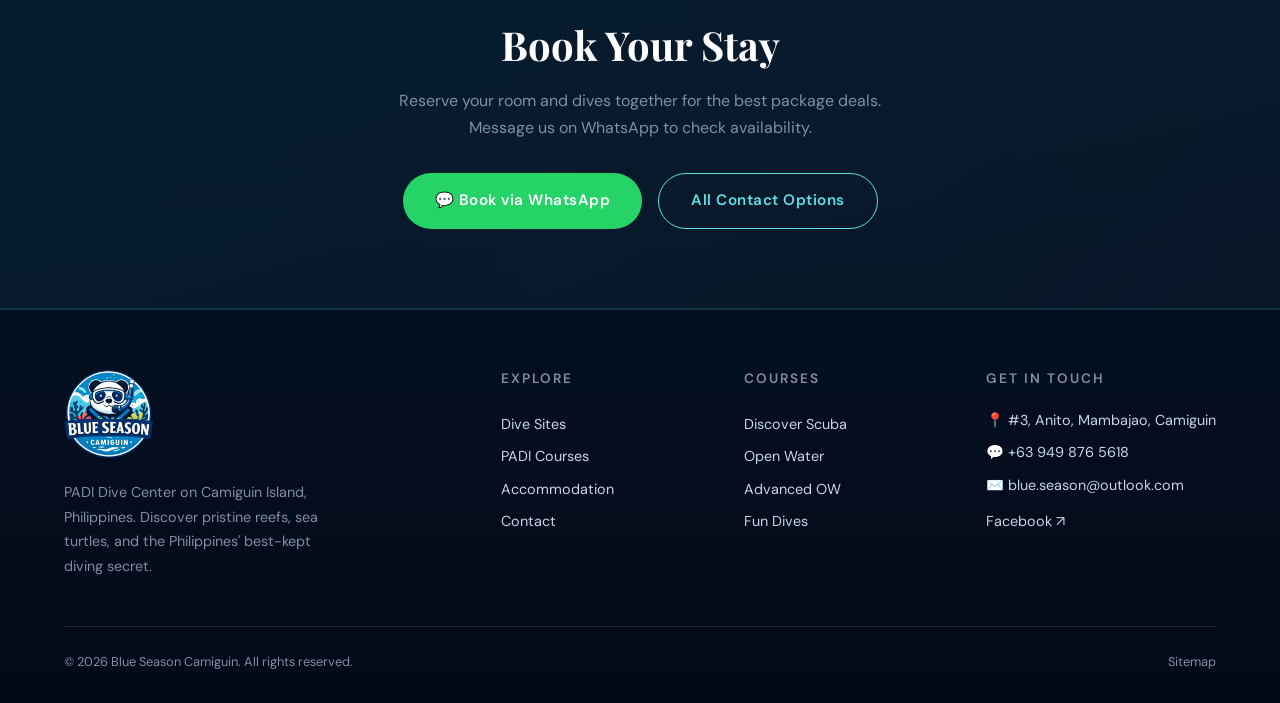
<file: accommodation.html>
<!DOCTYPE html>
<html lang="en">
<head>
  <meta charset="UTF-8">
  <meta name="viewport" content="width=device-width, initial-scale=1.0">
  <meta name="theme-color" content="#0a1628">
  <meta name="color-scheme" content="dark">
  <meta name="apple-mobile-web-app-status-bar-style" content="black-translucent">

  <!-- Primary SEO -->
  <title>Camiguin Dive Resort Accommodation — Beachfront Rooms from ₱2,200 | Blue Season</title>
  <meta name="description" content="Beachfront dive resort accommodation in Camiguin Island. Air-conditioned rooms with hot water, Wi-Fi, pool, on-site restaurant and dive center. ₱2,200/night including breakfast. Book Dive + Stay packages.">
  <meta name="keywords" content="camiguin dive resort, camiguin accommodation, dive resort camiguin, where to stay camiguin, camiguin hotel diver, beachfront resort camiguin, anito mambajao accommodation, dive and stay camiguin, camiguin island resort">
  <meta name="robots" content="index, follow, max-image-preview:large, max-snippet:-1">
  <meta name="author" content="Blue Season Camiguin">
  <link rel="canonical" href="https://camiguindiver.com/accommodation.html">

  <!-- Geo Tags -->
  <meta name="geo.region" content="PH-CAM">
  <meta name="geo.placename" content="Anito, Mambajao, Camiguin">
  <meta name="geo.position" content="9.2517;124.7283">
  <meta name="ICBM" content="9.2517, 124.7283">

  <!-- Open Graph -->
  <meta property="og:title" content="Camiguin Dive Resort Accommodation — Blue Season Beachfront">
  <meta property="og:description" content="Beachfront dive resort on Camiguin Island. AC rooms, pool, restaurant, and steps from the ocean. ₱2,200/night with breakfast.">
  <meta property="og:url" content="https://camiguindiver.com/accommodation.html">
  <meta property="og:type" content="website">
  <meta property="og:image" content="https://camiguindiver.com/img/og-accommodation.jpg">
  <meta property="og:site_name" content="Blue Season Camiguin">
  <meta property="og:locale" content="en_US">

  <!-- Twitter Card -->
  <meta name="twitter:card" content="summary_large_image">
  <meta name="twitter:title" content="Camiguin Dive Resort — Blue Season Accommodation">
  <meta name="twitter:description" content="Beachfront dive resort accommodation on Camiguin Island. ₱2,200/night with breakfast.">
  <meta name="twitter:image" content="https://camiguindiver.com/img/og-accommodation.jpg">

  <!-- Favicon -->
  <link rel="icon" href="/favicon.ico" sizes="32x32">
  <link rel="apple-touch-icon" href="/favicon.png">

  <!-- Fonts -->
  <link rel="preconnect" href="https://fonts.googleapis.com">
  <link rel="preconnect" href="https://fonts.gstatic.com" crossorigin>
  <link href="https://fonts.googleapis.com/css2?family=DM+Sans:wght@400;500;600;700&family=Playfair+Display:ital,wght@0,500;0,700;1,500&display=swap" rel="stylesheet">

  <link rel="stylesheet" href="css/style.css">

  <!-- Schema: BreadcrumbList + LodgingBusiness -->
  <script type="application/ld+json">
  {
    "@context": "https://schema.org",
    "@graph": [
      {
        "@type": "BreadcrumbList",
        "itemListElement": [
          {"@type": "ListItem", "position": 1, "name": "Home", "item": "https://camiguindiver.com/"},
          {"@type": "ListItem", "position": 2, "name": "Dive Resort Accommodation", "item": "https://camiguindiver.com/accommodation.html"}
        ]
      },
      {
        "@type": ["LodgingBusiness", "Resort"],
        "@id": "https://camiguindiver.com/accommodation.html#lodging",
        "name": "Blue Season Camiguin Dive Resort",
        "description": "Beachfront dive resort in Anito, Mambajao, Camiguin Island. Air-conditioned rooms with hot water, Wi-Fi, swimming pool, on-site restaurant, and PADI dive center.",
        "url": "https://camiguindiver.com/accommodation.html",
        "telephone": "+639498765618",
        "image": "https://camiguindiver.com/img/og-accommodation.jpg",
        "priceRange": "₱₱",
        "currenciesAccepted": "PHP",
        "address": {
          "@type": "PostalAddress",
          "streetAddress": "#3, Anito",
          "addressLocality": "Mambajao",
          "addressRegion": "Camiguin",
          "postalCode": "9100",
          "addressCountry": "PH"
        },
        "geo": {"@type": "GeoCoordinates", "latitude": 9.2517, "longitude": 124.7283},
        "checkinTime": "14:00",
        "checkoutTime": "12:00",
        "numberOfRooms": 2,
        "amenityFeature": [
          {"@type": "LocationFeatureSpecification", "name": "Air conditioning", "value": true},
          {"@type": "LocationFeatureSpecification", "name": "Free Wi-Fi", "value": true},
          {"@type": "LocationFeatureSpecification", "name": "Hot water shower", "value": true},
          {"@type": "LocationFeatureSpecification", "name": "Swimming pool", "value": true},
          {"@type": "LocationFeatureSpecification", "name": "Beach access", "value": true},
          {"@type": "LocationFeatureSpecification", "name": "On-site restaurant", "value": true},
          {"@type": "LocationFeatureSpecification", "name": "Dive center", "value": true},
          {"@type": "LocationFeatureSpecification", "name": "Laundry service", "value": true},
          {"@type": "LocationFeatureSpecification", "name": "Breakfast included", "value": true}
        ],
        "makesOffer": [
          {"@type": "Offer", "name": "Twin Room", "price": "2200", "priceCurrency": "PHP", "description": "Twin beds, AC, hot water, breakfast for 2 included"},
          {"@type": "Offer", "name": "King Room", "price": "2200", "priceCurrency": "PHP", "description": "King bed, AC, hot water, breakfast for 2 included"}
        ]
      }
    ]
  }
  </script>
</head>
<body>

  <!-- ========== NAVIGATION ========== -->
  <header>
    <nav class="navbar scrolled" role="navigation" aria-label="Main navigation">
      <div class="container">
        <a href="index.html" class="nav-brand" aria-label="Blue Season Camiguin home">
          <img class="nav-logo-img" src="img/logo-panda.webp" alt="Blue Season Scuba Diving Center Camiguin - Panda Diver Logo">
        </a>
        <button class="nav-toggle" aria-label="Toggle navigation menu" aria-expanded="false">
          <span></span><span></span><span></span>
        </button>
        <div class="nav-menu">
          <div class="nav-links">
            <a href="index.html">Home</a>
            <a href="dive-sites.html">Dive Sites</a>
            <a href="courses.html">Courses</a>
            <a href="prices.html">Prices</a>
            <a href="accommodation.html" class="active">Stay</a>
            <a href="contact.html">Contact</a>
            <a href="https://wa.me/639498765618?text=Hi%20Blue%20Season!%20I%27d%20like%20to%20book%20a%20room." class="btn btn-primary btn-sm nav-cta" target="_blank" rel="noopener">Book Now</a>
          </div>
        </div>
      </div>
    </nav>
    <div class="nav-overlay" aria-hidden="true"></div>
  </header>

  <main>
    <!-- ========== PAGE HEADER ========== -->
    <section class="page-header">
      <div class="container">
        <span class="section-label">Camiguin Dive Resort Accommodation</span>
        <h1>Camiguin Dive Resort — Beachfront Accommodation in Anito, Mambajao</h1>
        <p>Stay right on the water at Blue Season's cozy dive resort in Camiguin. Roll out of bed, grab breakfast, and walk straight to the dive boat. Your Camiguin diving basecamp.</p>
      </div>
    </section>

    <!-- ========== RESORT OVERVIEW ========== -->
    <section class="section" style="padding-top:40px;">
      <div class="container">
        <div class="accommodation-grid">
          <div>
            <div class="img-placeholder accommodation-img" role="img" aria-label="Blue Season Camiguin resort exterior view with beachfront and pool" style="margin-bottom:24px;">
              Replace with resort exterior / pool photo (800×600)
            </div>
            <div class="img-placeholder" role="img" aria-label="Blue Season resort room interior with twin beds and ocean view" style="height:250px; border-radius:var(--radius);">
              Replace with room interior photo (800×500)
            </div>
          </div>
          <div class="accommodation-info">
            <span class="section-label">About the Resort</span>
            <h2 class="section-title">Quiet Comfort by the Sea</h2>
            <p>Blue Season Camiguin's resort is located on the peaceful shores of Anito, Mambajao — far from the noise but close to all the best dive sites. Our rooms are designed for divers who want comfort without pretension: clean, air-conditioned, and just steps from the ocean.</p>
            <p>The resort sits on a quiet stretch of coastline with its own beach access, a freshwater swimming pool, and a restaurant serving a mix of Filipino and international cuisine. Whether you're spending a few days diving or a full week unwinding, this is your home on Camiguin.</p>

            <h3 style="margin-top:32px; margin-bottom:16px; font-size:1.2rem;">Resort Amenities</h3>
            <div class="amenities-grid">
              <div class="amenity"><span class="amenity-icon">❄️</span> Air conditioning</div>
              <div class="amenity"><span class="amenity-icon">🚿</span> Hot water shower</div>
              <div class="amenity"><span class="amenity-icon">📶</span> Free Wi-Fi</div>
              <div class="amenity"><span class="amenity-icon">🏊</span> Swimming pool</div>
              <div class="amenity"><span class="amenity-icon">🏖️</span> Private beach access</div>
              <div class="amenity"><span class="amenity-icon">🍽️</span> On-site restaurant</div>
              <div class="amenity"><span class="amenity-icon">🤿</span> Dive center on-site</div>
              <div class="amenity"><span class="amenity-icon">🧺</span> Laundry service</div>
            </div>
          </div>
        </div>
      </div>
    </section>

    <!-- ========== ROOM TYPES & PRICING ========== -->
    <section class="section" style="padding-top:0;">
      <div class="container">
        <span class="section-label">Rooms & Pricing</span>
        <h2 class="section-title">Simple, Comfortable, Affordable</h2>
        <p class="section-subtitle">Choose between twin beds or a king-size bed. Every room comes with the same amenities and ocean proximity.</p>

        <div class="courses-grid">
          <div class="glass-card course-card">
            <div class="img-placeholder" role="img" aria-label="Twin bed room at Blue Season Camiguin resort" style="height:180px; border-radius:var(--radius-sm); margin-bottom:20px;">
              Replace with twin room photo
            </div>
            <h3>Twin Room</h3>
            <div class="course-meta">
              <span>🛏️ 2 single beds</span>
              <span>👥 Up to 2 guests</span>
            </div>
            <p>Perfect for dive buddies or friends traveling together. Two comfortable single beds with fresh linens, air conditioning, and a private bathroom with hot water.</p>
            <div class="accommodation-price">
              <div class="price-amount">₱2,200 <span style="font-size:0.9rem; color:var(--color-text-muted); font-family:var(--font-body);">/ night</span></div>
              <p class="price-note">For 2 guests, including breakfast for two</p>
            </div>
          </div>

          <div class="glass-card course-card">
            <div class="img-placeholder" role="img" aria-label="King bed room at Blue Season Camiguin resort" style="height:180px; border-radius:var(--radius-sm); margin-bottom:20px;">
              Replace with king room photo
            </div>
            <h3>King Room</h3>
            <div class="course-meta">
              <span>🛏️ 1 king bed</span>
              <span>👥 Up to 2 guests</span>
            </div>
            <p>Ideal for couples. A spacious king-size bed, air conditioning, and a private bathroom with hot water. Wake up refreshed and ready to dive.</p>
            <div class="accommodation-price">
              <div class="price-amount">₱2,200 <span style="font-size:0.9rem; color:var(--color-text-muted); font-family:var(--font-body);">/ night</span></div>
              <p class="price-note">For 2 guests, including breakfast for two</p>
            </div>
          </div>
        </div>

        <div style="margin-top:32px; padding:24px; border-radius:var(--radius); background:rgba(232,193,112,0.06); border:1px solid rgba(232,193,112,0.15);">
          <h3 style="font-size:1.1rem; margin-bottom:12px; color:var(--color-gold);">Additional Information</h3>
          <ul class="course-includes">
            <li>Extra bed / mattress: +₱500 per night</li>
            <li>Daily breakfast included (Filipino or Western options)</li>
            <li>Check-in: 2:00 PM / Check-out: 12:00 PM</li>
            <li>Dive + Stay packages available — ask for multi-day discounts</li>
            <li>Airport pickup from Camiguin Airport can be arranged</li>
          </ul>
        </div>
      </div>
    </section>

    <!-- ========== GALLERY PLACEHOLDER ========== -->
    <section class="section" style="padding-top:0;">
      <div class="container">
        <span class="section-label">Gallery</span>
        <h2 class="section-title">See the Resort</h2>
        <div class="sites-grid">
          <div class="img-placeholder" role="img" aria-label="Swimming pool at Blue Season Camiguin resort at sunset" style="height:200px; border-radius:var(--radius);">Replace with pool photo</div>
          <div class="img-placeholder" role="img" aria-label="Restaurant and dining area at Blue Season resort" style="height:200px; border-radius:var(--radius);">Replace with restaurant photo</div>
          <div class="img-placeholder" role="img" aria-label="Beach view from Blue Season resort in Anito Camiguin" style="height:200px; border-radius:var(--radius);">Replace with beach view photo</div>
          <div class="img-placeholder" role="img" aria-label="Dive equipment storage area at Blue Season Camiguin" style="height:200px; border-radius:var(--radius);">Replace with dive center photo</div>
          <div class="img-placeholder" role="img" aria-label="Bathroom interior at Blue Season Camiguin resort" style="height:200px; border-radius:var(--radius);">Replace with bathroom photo</div>
          <div class="img-placeholder" role="img" aria-label="Sunset view over the ocean from Blue Season resort" style="height:200px; border-radius:var(--radius);">Replace with sunset view photo</div>
        </div>
      </div>
    </section>

    <!-- ========== CTA ========== -->
    <section class="cta-section">
      <div class="container cta-content">
        <h2>Book Your Stay</h2>
        <p>Reserve your room and dives together for the best package deals. Message us on WhatsApp to check availability.</p>
        <div class="cta-buttons">
          <a href="https://wa.me/639498765618?text=Hi%20Blue%20Season!%20I%27d%20like%20to%20book%20a%20room.%20What%20dates%20are%20available?" class="btn btn-whatsapp" target="_blank" rel="noopener">💬 Book via WhatsApp</a>
          <a href="contact.html" class="btn btn-outline">All Contact Options</a>
        </div>
      </div>
    </section>
  </main>

  <!-- ========== FOOTER ========== -->
  <footer class="footer">
    <div class="container">
      <div class="footer-grid">
        <div class="footer-brand">
          <a href="index.html" class="nav-brand"><img class="footer-logo-img" src="img/logo-panda.webp" alt="Blue Season Scuba Diving Center Camiguin - Panda Diver Logo"></a>
          <p>PADI Dive Center on Camiguin Island, Philippines. Discover pristine reefs, sea turtles, and the Philippines' best-kept diving secret.</p>
        </div>
        <div>
          <h4>Explore</h4>
          <ul class="footer-links">
            <li><a href="dive-sites.html">Dive Sites</a></li>
            <li><a href="courses.html">PADI Courses</a></li>
            <li><a href="accommodation.html">Accommodation</a></li>
            <li><a href="contact.html">Contact</a></li>
          </ul>
        </div>
        <div>
          <h4>Courses</h4>
          <ul class="footer-links">
            <li><a href="courses.html#discover">Discover Scuba</a></li>
            <li><a href="courses.html#open-water">Open Water</a></li>
            <li><a href="courses.html#advanced">Advanced OW</a></li>
            <li><a href="prices.html">Fun Dives</a></li>
          </ul>
        </div>
        <div class="footer-contact">
          <h4>Get in Touch</h4>
          <p style="white-space:nowrap;">📍 #3, Anito, Mambajao, Camiguin</p>
          <p>💬 <a href="https://wa.me/639498765618" target="_blank" rel="noopener">+63 949 876 5618</a></p>
          <p>✉️ <a href="mailto:blue.season@outlook.com">blue.season@outlook.com</a></p>
          <p style="margin-top:12px;">
            <a href="https://www.facebook.com/people/Camiguin-Blue-Season-Dive-Center/61563295091419/" target="_blank" rel="noopener" aria-label="Visit our Facebook page">Facebook ↗</a>
          </p>
        </div>
      </div>
      <div class="footer-bottom">
        <p>&copy; 2026 Blue Season Camiguin. All rights reserved.</p>
        <div class="footer-bottom-links">
          <a href="sitemap.xml">Sitemap</a>
        </div>
      </div>
    </div>
  </footer>

  <script src="js/main.js"></script>
</body>
</html>
</file>
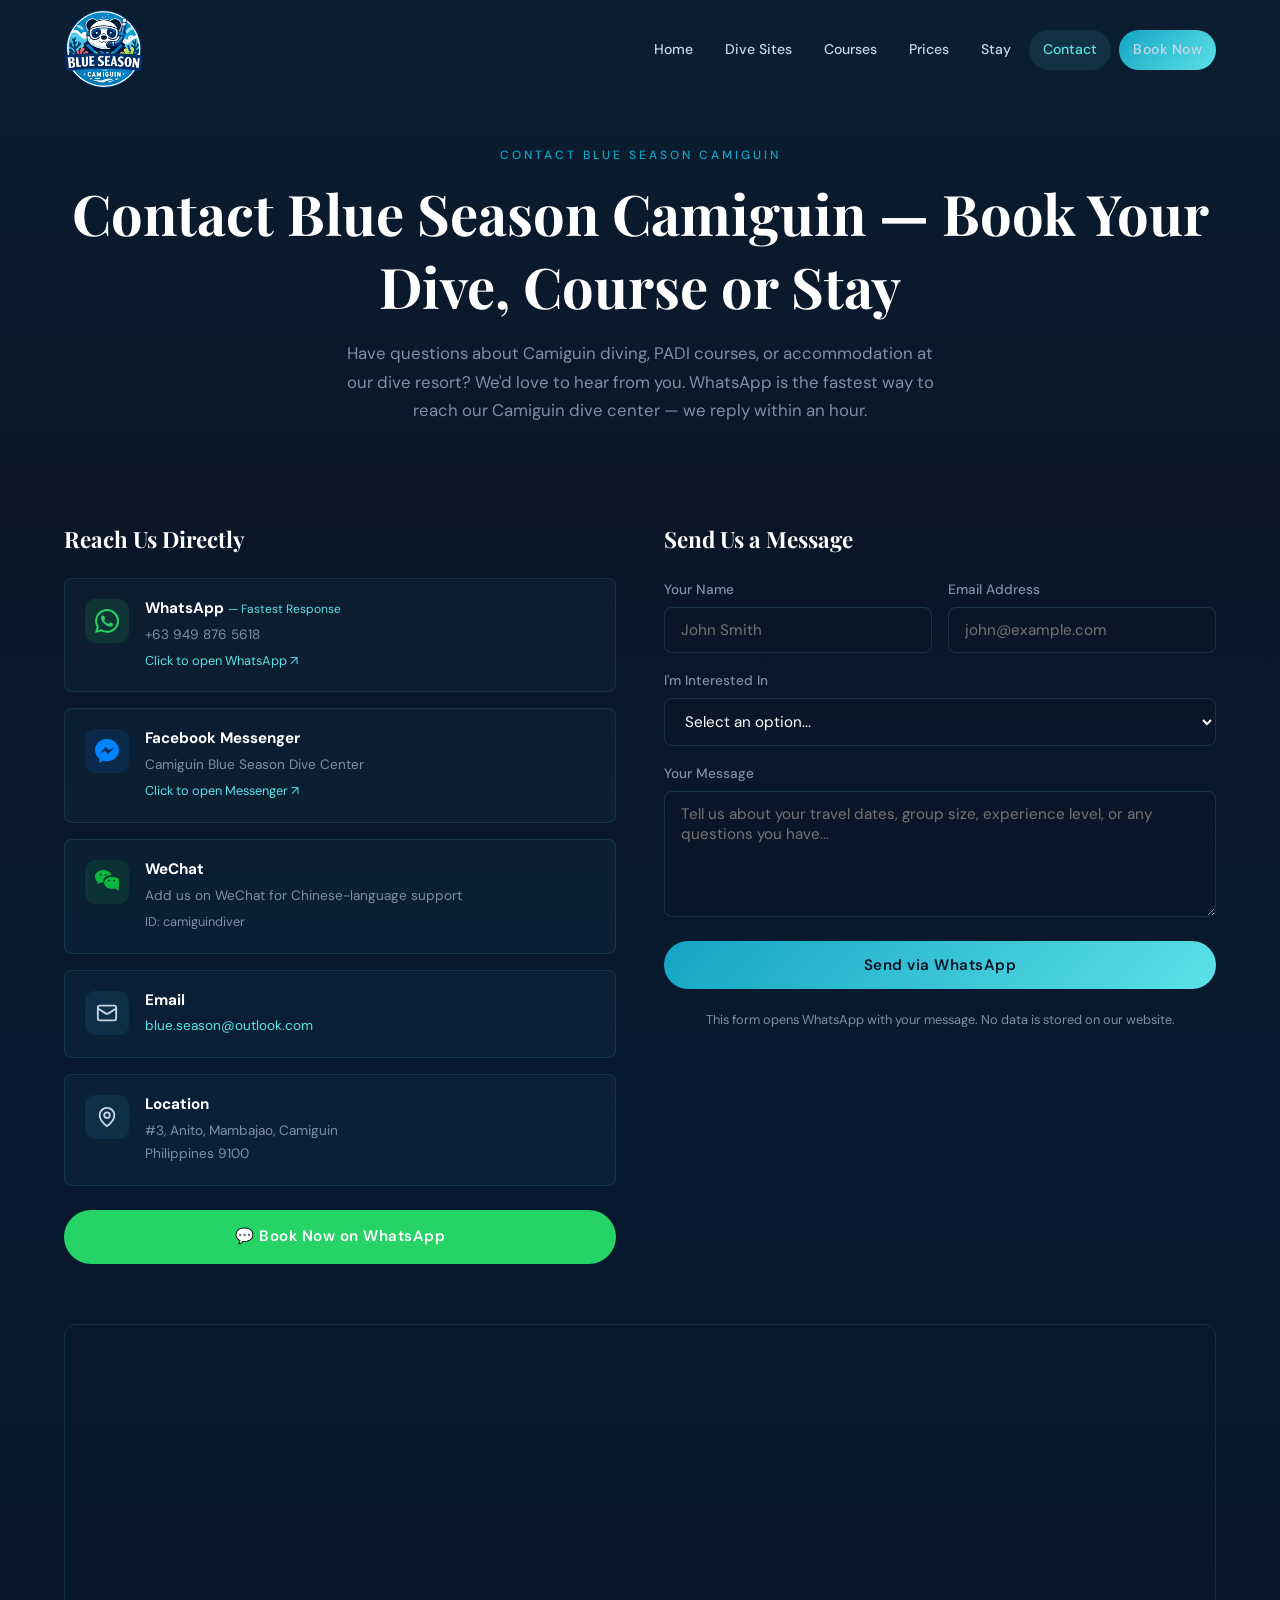
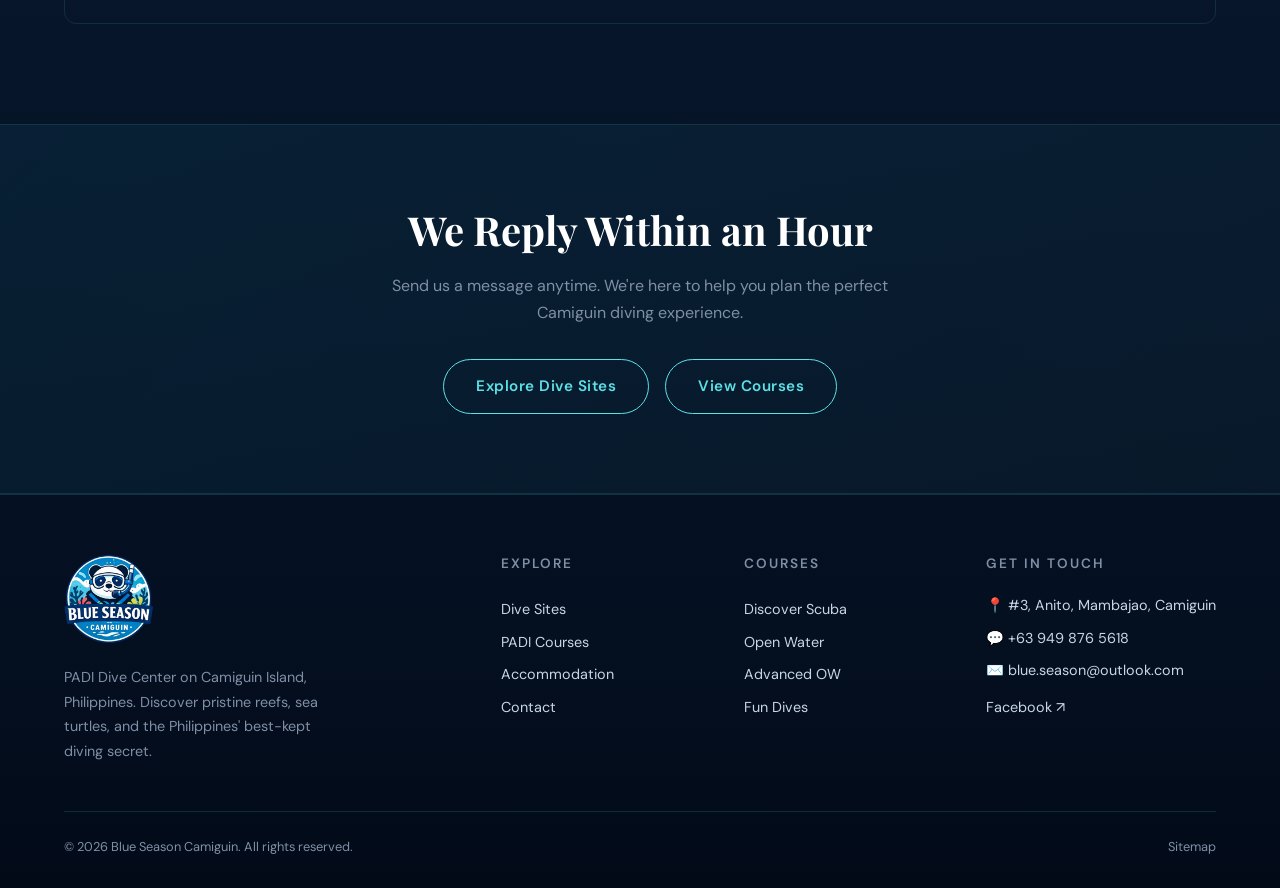
<file: contact.html>
<!DOCTYPE html>
<html lang="en">
<head>
  <meta charset="UTF-8">
  <meta name="viewport" content="width=device-width, initial-scale=1.0">
  <meta name="theme-color" content="#0a1628">
  <meta name="color-scheme" content="dark">
  <meta name="apple-mobile-web-app-status-bar-style" content="black-translucent">

  <!-- Primary SEO -->
  <title>Contact Blue Season Camiguin — Book Your Camiguin Dive | WhatsApp &amp; Email</title>
  <meta name="description" content="Contact Blue Season Camiguin dive center to book scuba diving, PADI courses, or accommodation. WhatsApp +63 949 876 5618, Messenger, WeChat (camiguindiver), email blue.season@outlook.com. Located in Anito, Mambajao, Camiguin Island.">
  <meta name="keywords" content="contact camiguin dive shop, book camiguin dive, blue season camiguin contact, camiguin dive center whatsapp, camiguindiver email, mambajao dive shop contact, anito camiguin resort contact">
  <meta name="robots" content="index, follow, max-image-preview:large, max-snippet:-1">
  <meta name="author" content="Blue Season Camiguin">
  <link rel="canonical" href="https://camiguindiver.com/contact.html">

  <!-- Geo Tags (critical for local SEO on contact page) -->
  <meta name="geo.region" content="PH-CAM">
  <meta name="geo.placename" content="Anito, Mambajao, Camiguin Island">
  <meta name="geo.position" content="9.2517;124.7283">
  <meta name="ICBM" content="9.2517, 124.7283">

  <!-- Open Graph -->
  <meta property="og:title" content="Contact Blue Season Camiguin — Book Your Camiguin Dive">
  <meta property="og:description" content="Get in touch with Blue Season Camiguin via WhatsApp, Messenger, WeChat, or email. We reply within an hour.">
  <meta property="og:url" content="https://camiguindiver.com/contact.html">
  <meta property="og:type" content="website">
  <meta property="og:image" content="https://camiguindiver.com/img/og-contact.jpg">
  <meta property="og:site_name" content="Blue Season Camiguin">
  <meta property="og:locale" content="en_US">

  <!-- Twitter Card -->
  <meta name="twitter:card" content="summary_large_image">
  <meta name="twitter:title" content="Contact Blue Season Camiguin Dive Center">
  <meta name="twitter:description" content="Book your Camiguin dive — WhatsApp +63 949 876 5618. We reply within an hour.">
  <meta name="twitter:image" content="https://camiguindiver.com/img/og-contact.jpg">

  <!-- Favicon -->
  <link rel="icon" href="/favicon.ico" sizes="32x32">
  <link rel="apple-touch-icon" href="/favicon.png">

  <!-- Fonts -->
  <link rel="preconnect" href="https://fonts.googleapis.com">
  <link rel="preconnect" href="https://fonts.gstatic.com" crossorigin>
  <link href="https://fonts.googleapis.com/css2?family=DM+Sans:wght@400;500;600;700&family=Playfair+Display:ital,wght@0,500;0,700;1,500&display=swap" rel="stylesheet">

  <link rel="stylesheet" href="css/style.css">

  <!-- Schema: BreadcrumbList + ContactPage + LocalBusiness reference -->
  <script type="application/ld+json">
  {
    "@context": "https://schema.org",
    "@graph": [
      {
        "@type": "BreadcrumbList",
        "itemListElement": [
          {"@type": "ListItem", "position": 1, "name": "Home", "item": "https://camiguindiver.com/"},
          {"@type": "ListItem", "position": 2, "name": "Contact", "item": "https://camiguindiver.com/contact.html"}
        ]
      },
      {
        "@type": "ContactPage",
        "name": "Contact Blue Season Camiguin",
        "url": "https://camiguindiver.com/contact.html",
        "description": "Contact page for Blue Season Camiguin PADI dive center. Book dives, courses, and accommodation via WhatsApp, Messenger, WeChat, or email.",
        "mainEntity": {
          "@type": "LocalBusiness",
          "@id": "https://camiguindiver.com/#organization",
          "name": "Blue Season Camiguin",
          "telephone": "+639498765618",
          "email": "blue.season@outlook.com",
          "address": {
            "@type": "PostalAddress",
            "streetAddress": "#3, Anito",
            "addressLocality": "Mambajao",
            "addressRegion": "Camiguin",
            "postalCode": "9100",
            "addressCountry": "PH"
          },
          "geo": {"@type": "GeoCoordinates", "latitude": 9.2517, "longitude": 124.7283},
          "contactPoint": [
            {"@type": "ContactPoint", "telephone": "+639498765618", "contactType": "reservations", "contactOption": "TollFree", "availableLanguage": ["English", "Chinese", "Tagalog"]},
            {"@type": "ContactPoint", "email": "blue.season@outlook.com", "contactType": "customer support", "availableLanguage": ["English", "Chinese"]}
          ]
        }
      }
    ]
  }
  </script>
</head>
<body>

  <!-- ========== NAVIGATION ========== -->
  <header>
    <nav class="navbar scrolled" role="navigation" aria-label="Main navigation">
      <div class="container">
        <a href="index.html" class="nav-brand" aria-label="Blue Season Camiguin home">
          <img class="nav-logo-img" src="img/logo-panda.webp" alt="Blue Season Scuba Diving Center Camiguin - Panda Diver Logo">
        </a>
        <button class="nav-toggle" aria-label="Toggle navigation menu" aria-expanded="false">
          <span></span><span></span><span></span>
        </button>
        <div class="nav-menu">
          <div class="nav-links">
            <a href="index.html">Home</a>
            <a href="dive-sites.html">Dive Sites</a>
            <a href="courses.html">Courses</a>
            <a href="prices.html">Prices</a>
            <a href="accommodation.html">Stay</a>
            <a href="contact.html" class="active">Contact</a>
            <a href="https://wa.me/639498765618?text=Hi%20Blue%20Season!%20I%27d%20like%20to%20book%20a%20dive." class="btn btn-primary btn-sm nav-cta" target="_blank" rel="noopener">Book Now</a>
          </div>
        </div>
      </div>
    </nav>
    <div class="nav-overlay" aria-hidden="true"></div>
  </header>

  <main>
    <!-- ========== PAGE HEADER ========== -->
    <section class="page-header">
      <div class="container">
        <span class="section-label">Contact Blue Season Camiguin</span>
        <h1>Contact Blue Season Camiguin — Book Your Dive, Course or Stay</h1>
        <p>Have questions about Camiguin diving, PADI courses, or accommodation at our dive resort? We'd love to hear from you. WhatsApp is the fastest way to reach our Camiguin dive center — we reply within an hour.</p>
      </div>
    </section>

    <!-- ========== CONTACT SECTION ========== -->
    <section class="section" style="padding-top:40px;">
      <div class="container">
        <div class="contact-grid">

          <!-- Contact Methods -->
          <div>
            <h2 style="font-size:1.4rem; margin-bottom:24px;">Reach Us Directly</h2>

            <a href="https://wa.me/639498765618?text=Hi%20Blue%20Season!" target="_blank" rel="noopener" class="contact-method" style="color:inherit;">
              <div class="contact-method-icon" style="background:rgba(37,211,102,0.12);">
                <svg xmlns="http://www.w3.org/2000/svg" viewBox="0 0 24 24" fill="#25D366" width="24" height="24"><path d="M17.472 14.382c-.297-.149-1.758-.867-2.03-.967-.273-.099-.471-.148-.67.15-.197.297-.767.966-.94 1.164-.173.199-.347.223-.644.075-.297-.15-1.255-.463-2.39-1.475-.883-.788-1.48-1.761-1.653-2.059-.173-.297-.018-.458.13-.606.134-.133.298-.347.446-.52.149-.174.198-.298.298-.497.099-.198.05-.371-.025-.52-.075-.149-.669-1.612-.916-2.207-.242-.579-.487-.5-.669-.51-.173-.008-.371-.01-.57-.01-.198 0-.52.074-.792.372-.272.297-1.04 1.016-1.04 2.479 0 1.462 1.065 2.875 1.213 3.074.149.198 2.096 3.2 5.077 4.487.709.306 1.262.489 1.694.625.712.227 1.36.195 1.871.118.571-.085 1.758-.719 2.006-1.413.248-.694.248-1.289.173-1.413-.074-.124-.272-.198-.57-.347m-5.421 7.403h-.004a9.87 9.87 0 01-5.031-1.378l-.361-.214-3.741.982.998-3.648-.235-.374a9.86 9.86 0 01-1.51-5.26c.001-5.45 4.436-9.884 9.888-9.884 2.64 0 5.122 1.03 6.988 2.898a9.825 9.825 0 012.893 6.994c-.003 5.45-4.437 9.884-9.885 9.884m8.413-18.297A11.815 11.815 0 0012.05 0C5.495 0 .16 5.335.157 11.892c0 2.096.547 4.142 1.588 5.945L.057 24l6.305-1.654a11.882 11.882 0 005.683 1.448h.005c6.554 0 11.89-5.335 11.893-11.893a11.821 11.821 0 00-3.48-8.413z"/></svg>
              </div>
              <div>
                <h4>WhatsApp <span style="font-size:0.75rem; color:var(--color-accent); font-weight:400;">— Fastest Response</span></h4>
                <p>+63 949 876 5618</p>
                <p style="color:var(--color-accent); font-size:0.8rem; margin-top:4px;">Click to open WhatsApp ↗</p>
              </div>
            </a>

            <a href="https://m.me/61563295091419" target="_blank" rel="noopener" class="contact-method" style="color:inherit;">
              <div class="contact-method-icon" style="background:rgba(0,132,255,0.12);">
                <svg xmlns="http://www.w3.org/2000/svg" viewBox="0 0 24 24" fill="#0084FF" width="24" height="24"><path d="M12 0C5.373 0 0 4.974 0 11.111c0 3.498 1.744 6.614 4.469 8.652V24l4.088-2.242c1.092.3 2.246.464 3.443.464 6.627 0 12-4.975 12-11.111C24 4.974 18.627 0 12 0zm1.191 14.963l-3.055-3.26-5.963 3.26L10.732 8l3.131 3.259L19.752 8l-6.561 6.963z"/></svg>
              </div>
              <div>
                <h4>Facebook Messenger</h4>
                <p>Camiguin Blue Season Dive Center</p>
                <p style="color:var(--color-accent); font-size:0.8rem; margin-top:4px;">Click to open Messenger ↗</p>
              </div>
            </a>

            <div class="contact-method">
              <div class="contact-method-icon" style="background:rgba(9,184,62,0.12);">
                <svg xmlns="http://www.w3.org/2000/svg" viewBox="0 0 24 24" fill="#09B83E" width="24" height="24"><path d="M8.074 0C3.614 0 0 3.012 0 6.733c0 2.04 1.057 3.855 2.71 5.042L2.126 14l3.395-1.588A9.48 9.48 0 008.074 12.8h.224c-.05-.36-.087-.718-.087-1.088C8.21 7.958 11.86 5.12 16.5 5.12h.137C15.752 2.146 12.26 0 8.074 0zM5.653 3.812a.907.907 0 110 1.813.907.907 0 010-1.813zm4.84 0a.907.907 0 110 1.813.907.907 0 010-1.813zm5.97 3.072c-4.042 0-7.32 2.67-7.32 5.965 0 3.294 3.278 5.965 7.32 5.965.958 0 1.866-.156 2.71-.433L24 20l-.577-2.726c1.356-1.07 2.24-2.667 2.24-4.425 0-3.294-3.278-5.965-7.32-5.965h.02zm-2.494 2.746a.907.907 0 110 1.813.907.907 0 010-1.813zm4.987 0a.907.907 0 110 1.813.907.907 0 010-1.813z"/></svg>
              </div>
              <div>
                <h4>WeChat</h4>
                <p>Add us on WeChat for Chinese-language support</p>
                <p style="color:var(--color-text-muted); font-size:0.8rem; margin-top:4px;">ID: camiguindiver</p>
              </div>
            </div>

            <a href="mailto:blue.season@outlook.com" class="contact-method" style="color:inherit;">
              <div class="contact-method-icon">
                <svg xmlns="http://www.w3.org/2000/svg" viewBox="0 0 24 24" fill="none" stroke="currentColor" stroke-width="2" stroke-linecap="round" stroke-linejoin="round" width="22" height="22"><rect x="2" y="4" width="20" height="16" rx="2"/><path d="m22 7-8.97 5.7a1.94 1.94 0 0 1-2.06 0L2 7"/></svg>
              </div>
              <div>
                <h4>Email</h4>
                <p><span style="color:var(--color-accent);">blue.season@outlook.com</span></p>
              </div>
            </a>

            <div class="contact-method">
              <div class="contact-method-icon">
                <svg xmlns="http://www.w3.org/2000/svg" viewBox="0 0 24 24" fill="none" stroke="currentColor" stroke-width="2" stroke-linecap="round" stroke-linejoin="round" width="22" height="22"><path d="M20 10c0 6-8 12-8 12s-8-6-8-12a8 8 0 0 1 16 0Z"/><circle cx="12" cy="10" r="3"/></svg>
              </div>
              <div>
                <h4>Location</h4>
                <p>#3, Anito, Mambajao, Camiguin<br>Philippines 9100</p>
              </div>
            </div>

            <div style="margin-top:24px;">
              <a href="https://wa.me/639498765618?text=Hi%20Blue%20Season!%20I%27d%20like%20to%20make%20a%20booking." class="btn btn-whatsapp" target="_blank" rel="noopener" style="width:100%; justify-content:center;">💬 Book Now on WhatsApp</a>
            </div>
          </div>

          <!-- Contact Form -->
          <div>
            <h2 style="font-size:1.4rem; margin-bottom:24px;">Send Us a Message</h2>
            <form class="contact-form" action="#" method="POST">
              <div class="form-row">
                <div class="form-group">
                  <label for="name">Your Name</label>
                  <input type="text" id="name" name="name" placeholder="John Smith" required>
                </div>
                <div class="form-group">
                  <label for="email">Email Address</label>
                  <input type="email" id="email" name="email" placeholder="john@example.com" required>
                </div>
              </div>
              <div class="form-group">
                <label for="interest">I'm Interested In</label>
                <select id="interest" name="interest">
                  <option value="">Select an option...</option>
                  <option value="Discover Scuba Diving">Discover Scuba Diving</option>
                  <option value="PADI Open Water Course">PADI Open Water Course</option>
                  <option value="Advanced Open Water Course">Advanced Open Water Course</option>
                  <option value="Fun Dives">Fun Dives (certified diver)</option>
                  <option value="Snorkeling">Snorkeling Trip</option>
                  <option value="Accommodation">Accommodation Only</option>
                  <option value="Dive + Stay Package">Dive + Stay Package</option>
                  <option value="Other">Other / General Inquiry</option>
                </select>
              </div>
              <div class="form-group">
                <label for="message">Your Message</label>
                <textarea id="message" name="message" placeholder="Tell us about your travel dates, group size, experience level, or any questions you have..." rows="5"></textarea>
              </div>
              <button type="submit" class="btn btn-primary" style="width:100%; justify-content:center;">Send via WhatsApp</button>
              <p style="font-size:0.8rem; color:var(--color-text-muted); text-align:center; margin-top:4px;">
                This form opens WhatsApp with your message. No data is stored on our website.
              </p>
            </form>
          </div>

        </div>

        <!-- Google Maps -->
        <div class="map-container" style="margin-top:60px;">
          <iframe
            src="https://maps.google.com/maps?q=9.22631294794895,124.7527838309439&z=17&output=embed"
            width="100%"
            height="300"
            style="border:0;"
            allowfullscreen=""
            loading="lazy"
            referrerpolicy="no-referrer-when-downgrade"
            title="Blue Season Camiguin location on Google Maps — Anito, Mambajao, Camiguin Island">
          </iframe>
        </div>
      </div>
    </section>

    <!-- ========== CTA ========== -->
    <section class="cta-section">
      <div class="container cta-content">
        <h2>We Reply Within an Hour</h2>
        <p>Send us a message anytime. We're here to help you plan the perfect Camiguin diving experience.</p>
        <div class="cta-buttons">
          <a href="dive-sites.html" class="btn btn-outline">Explore Dive Sites</a>
          <a href="courses.html" class="btn btn-outline">View Courses</a>
        </div>
      </div>
    </section>
  </main>

  <!-- ========== FOOTER ========== -->
  <footer class="footer">
    <div class="container">
      <div class="footer-grid">
        <div class="footer-brand">
          <a href="index.html" class="nav-brand"><img class="footer-logo-img" src="img/logo-panda.webp" alt="Blue Season Scuba Diving Center Camiguin - Panda Diver Logo"></a>
          <p>PADI Dive Center on Camiguin Island, Philippines. Discover pristine reefs, sea turtles, and the Philippines' best-kept diving secret.</p>
        </div>
        <div>
          <h4>Explore</h4>
          <ul class="footer-links">
            <li><a href="dive-sites.html">Dive Sites</a></li>
            <li><a href="courses.html">PADI Courses</a></li>
            <li><a href="accommodation.html">Accommodation</a></li>
            <li><a href="contact.html">Contact</a></li>
          </ul>
        </div>
        <div>
          <h4>Courses</h4>
          <ul class="footer-links">
            <li><a href="courses.html#discover">Discover Scuba</a></li>
            <li><a href="courses.html#open-water">Open Water</a></li>
            <li><a href="courses.html#advanced">Advanced OW</a></li>
            <li><a href="prices.html">Fun Dives</a></li>
          </ul>
        </div>
        <div class="footer-contact">
          <h4>Get in Touch</h4>
          <p style="white-space:nowrap;">📍 #3, Anito, Mambajao, Camiguin</p>
          <p>💬 <a href="https://wa.me/639498765618" target="_blank" rel="noopener">+63 949 876 5618</a></p>
          <p>✉️ <a href="mailto:blue.season@outlook.com">blue.season@outlook.com</a></p>
          <p style="margin-top:12px;">
            <a href="https://www.facebook.com/people/Camiguin-Blue-Season-Dive-Center/61563295091419/" target="_blank" rel="noopener" aria-label="Visit our Facebook page">Facebook ↗</a>
          </p>
        </div>
      </div>
      <div class="footer-bottom">
        <p>&copy; 2026 Blue Season Camiguin. All rights reserved.</p>
        <div class="footer-bottom-links">
          <a href="sitemap.xml">Sitemap</a>
        </div>
      </div>
    </div>
  </footer>

  <script src="js/main.js"></script>
</body>
</html>
</file>
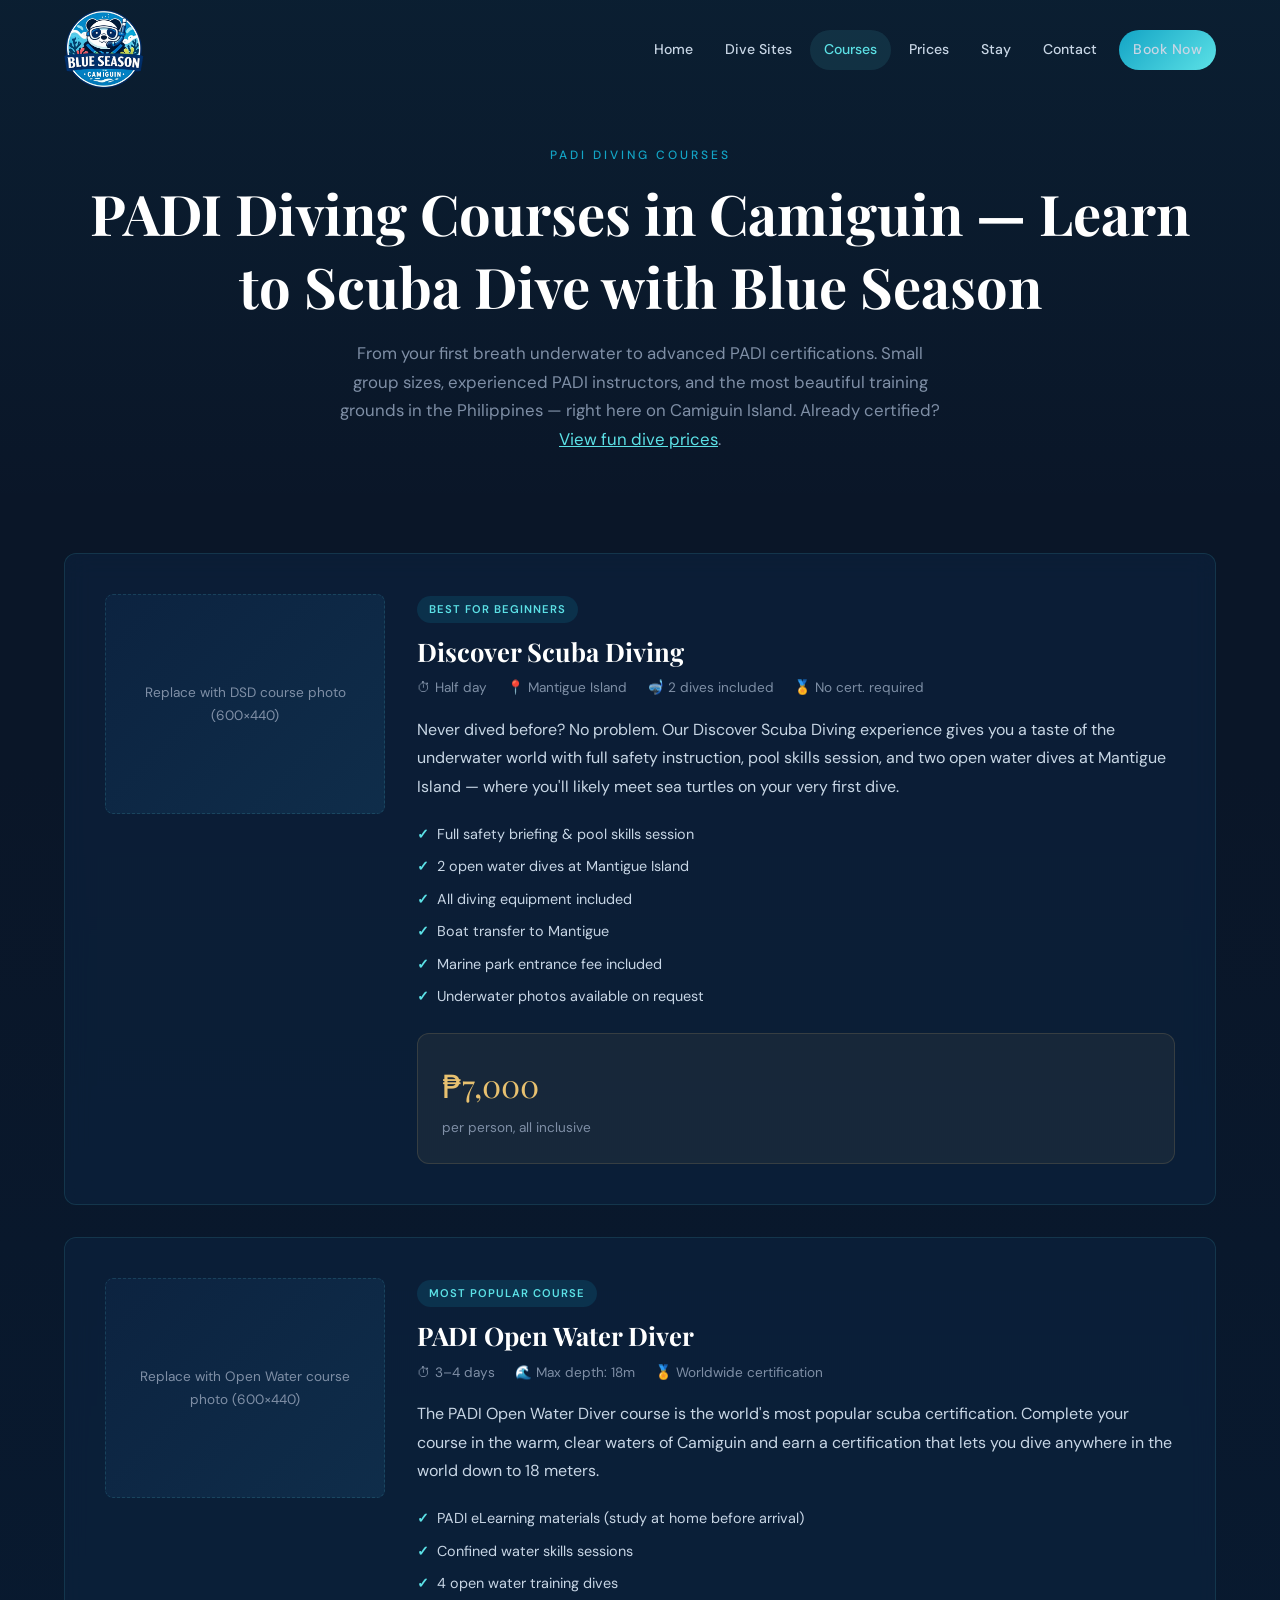
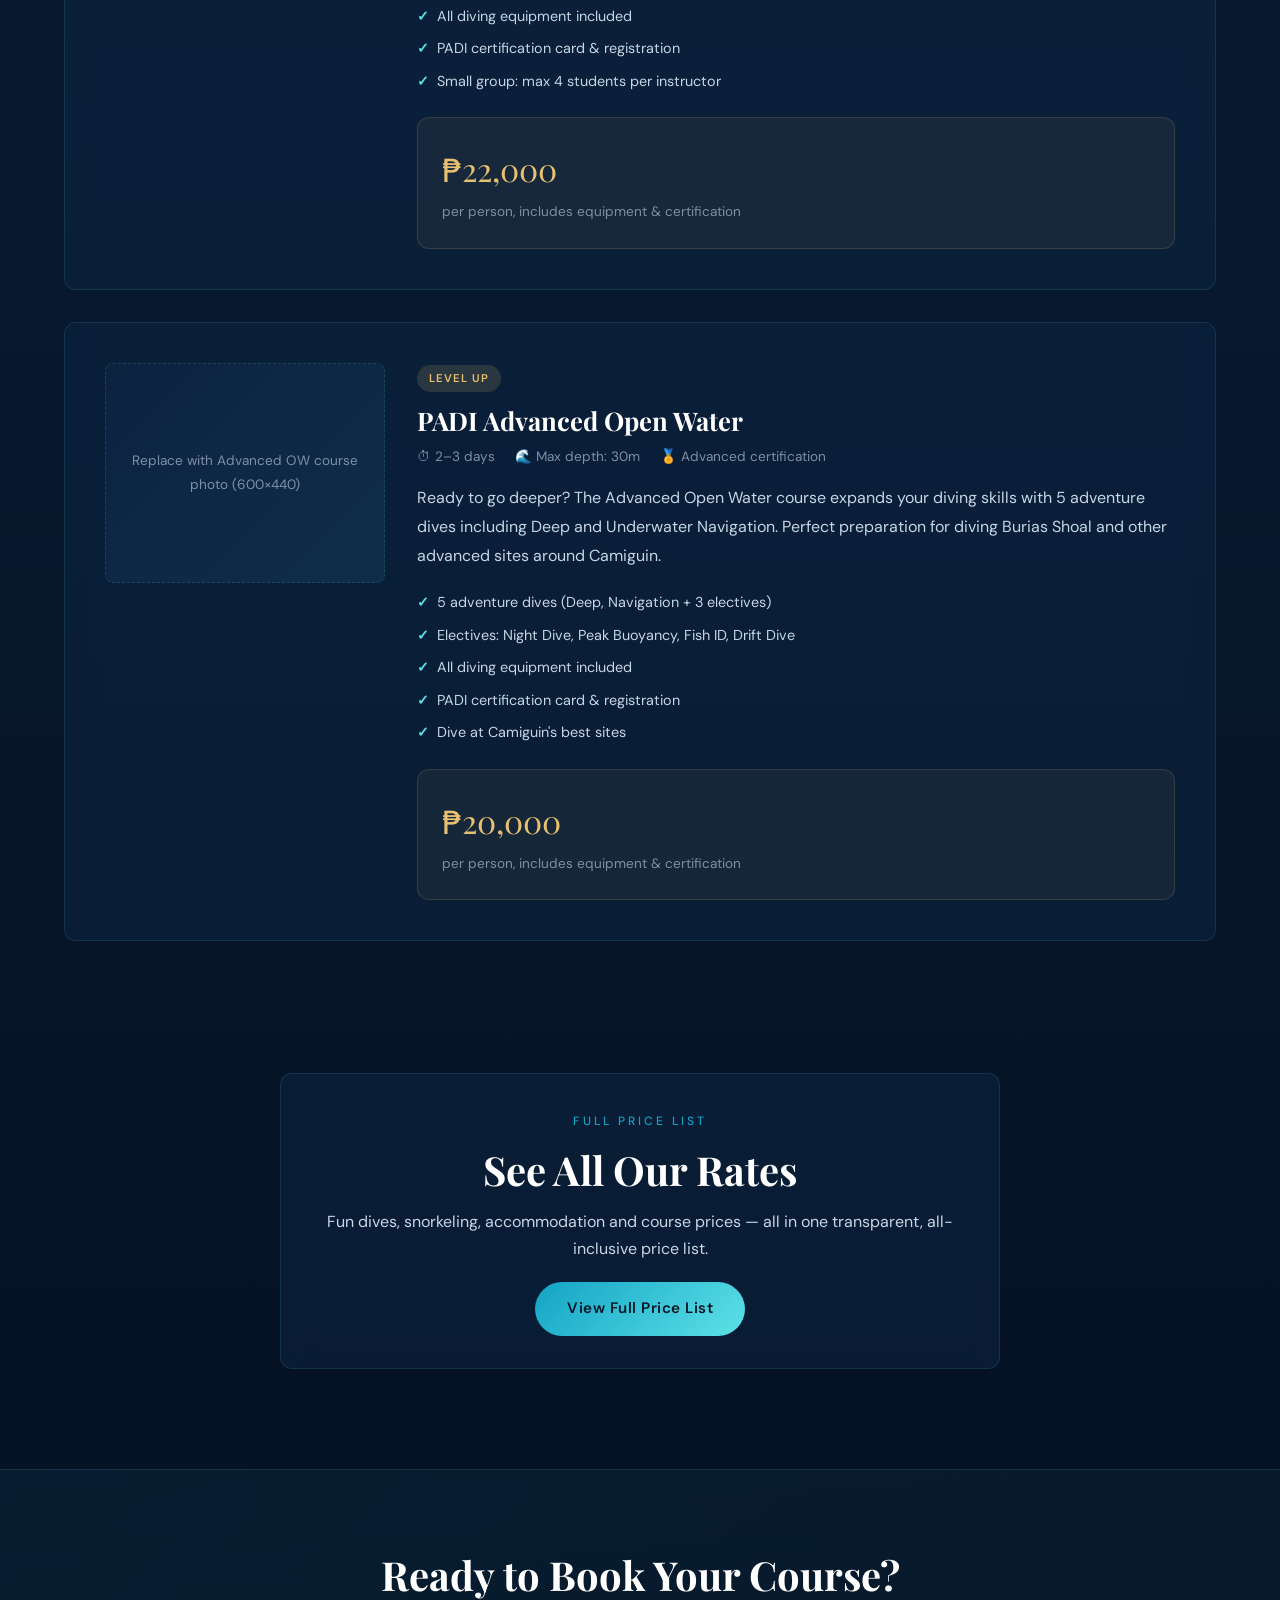
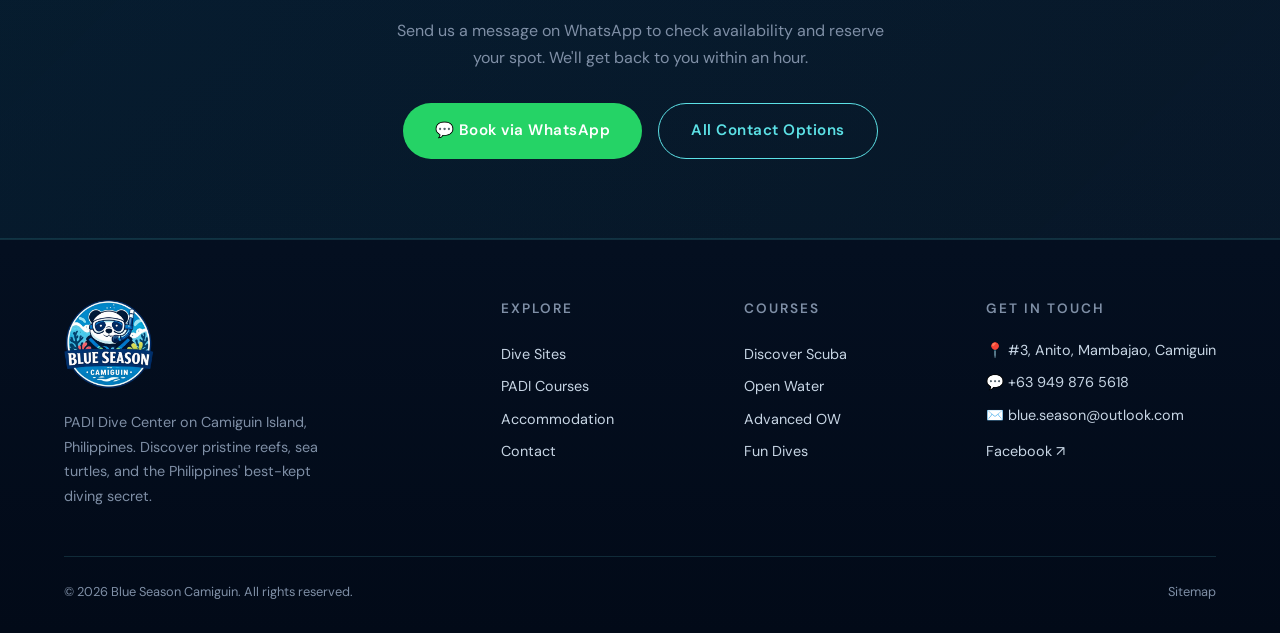
<file: courses.html>
<!DOCTYPE html>
<html lang="en">
<head>
  <meta charset="UTF-8">
  <meta name="viewport" content="width=device-width, initial-scale=1.0">
  <meta name="theme-color" content="#0a1628">
  <meta name="color-scheme" content="dark">
  <meta name="apple-mobile-web-app-status-bar-style" content="black-translucent">

  <!-- Primary SEO -->
  <title>PADI Diving Courses Camiguin — Scuba Lessons &amp; Certifications | Blue Season</title>
  <meta name="description" content="PADI diving courses in Camiguin Island: Discover Scuba ₱7,000, Open Water ₱22,000, Advanced Open Water ₱20,000. All equipment, boat & park fees included at Blue Season dive center.">
  <meta name="keywords" content="padi courses camiguin, scuba diving lessons camiguin, open water camiguin, discover scuba camiguin, advanced open water camiguin, padi certification philippines, learn to dive camiguin, scuba lessons philippines">
  <meta name="robots" content="index, follow, max-image-preview:large, max-snippet:-1">
  <meta name="author" content="Blue Season Camiguin">
  <link rel="canonical" href="https://camiguindiver.com/courses.html">

  <!-- Geo Tags -->
  <meta name="geo.region" content="PH-CAM">
  <meta name="geo.placename" content="Camiguin Island">
  <meta name="geo.position" content="9.2517;124.7283">
  <meta name="ICBM" content="9.2517, 124.7283">

  <!-- Open Graph -->
  <meta property="og:title" content="PADI Diving Courses Camiguin | Blue Season Dive Center">
  <meta property="og:description" content="Get PADI certified on Camiguin Island. Courses from beginner to advanced, plus fun dives and snorkeling. Transparent pricing.">
  <meta property="og:url" content="https://camiguindiver.com/courses.html">
  <meta property="og:type" content="website">
  <meta property="og:image" content="https://camiguindiver.com/img/og-courses.jpg">
  <meta property="og:site_name" content="Blue Season Camiguin">
  <meta property="og:locale" content="en_US">

  <!-- Twitter Card -->
  <meta name="twitter:card" content="summary_large_image">
  <meta name="twitter:title" content="PADI Diving Courses Camiguin — Blue Season Dive Center">
  <meta name="twitter:description" content="PADI courses and certifications in Camiguin Island, Philippines. All prices include equipment and instruction.">
  <meta name="twitter:image" content="https://camiguindiver.com/img/og-courses.jpg">

  <!-- Favicon -->
  <link rel="icon" href="/favicon.ico" sizes="32x32">
  <link rel="apple-touch-icon" href="/favicon.png">

  <!-- Fonts -->
  <link rel="preconnect" href="https://fonts.googleapis.com">
  <link rel="preconnect" href="https://fonts.gstatic.com" crossorigin>
  <link href="https://fonts.googleapis.com/css2?family=DM+Sans:wght@400;500;600;700&family=Playfair+Display:ital,wght@0,500;0,700;1,500&display=swap" rel="stylesheet">

  <link rel="stylesheet" href="css/style.css">

  <!-- Schema: BreadcrumbList + Course list + FAQPage -->
  <script type="application/ld+json">
  {
    "@context": "https://schema.org",
    "@graph": [
      {
        "@type": "BreadcrumbList",
        "itemListElement": [
          {"@type": "ListItem", "position": 1, "name": "Home", "item": "https://camiguindiver.com/"},
          {"@type": "ListItem", "position": 2, "name": "PADI Diving Courses", "item": "https://camiguindiver.com/courses.html"}
        ]
      },
      {
        "@type": "Course",
        "name": "Discover Scuba Diving Camiguin",
        "description": "Try scuba diving in Camiguin with a certified PADI instructor. Includes safety briefing, pool skills, and 2 open water dives at Mantigue Island. No previous experience required.",
        "provider": {"@type": "Organization", "name": "Blue Season Camiguin", "url": "https://camiguindiver.com", "sameAs": "https://camiguindiver.com/"},
        "offers": {"@type": "Offer", "category": "Scuba Experience", "price": "7000", "priceCurrency": "PHP", "url": "https://camiguindiver.com/courses.html#discover", "availability": "https://schema.org/InStock"},
        "hasCourseInstance": {"@type": "CourseInstance", "courseMode": "in-person", "courseWorkload": "PT6H", "location": {"@type": "Place", "name": "Camiguin Island, Philippines"}}
      },
      {
        "@type": "Course",
        "name": "PADI Open Water Diver Course Camiguin",
        "description": "Complete your PADI Open Water certification in Camiguin — worldwide diving license valid for life. Includes eLearning, confined sessions, 4 open water dives, equipment, and certification.",
        "provider": {"@type": "Organization", "name": "Blue Season Camiguin", "url": "https://camiguindiver.com"},
        "offers": {"@type": "Offer", "category": "PADI Certification", "price": "22000", "priceCurrency": "PHP", "url": "https://camiguindiver.com/courses.html#open-water", "availability": "https://schema.org/InStock"},
        "hasCourseInstance": {"@type": "CourseInstance", "courseMode": "in-person", "courseWorkload": "P4D", "location": {"@type": "Place", "name": "Camiguin Island, Philippines"}}
      },
      {
        "@type": "Course",
        "name": "PADI Advanced Open Water Course Camiguin",
        "description": "PADI Advanced Open Water in Camiguin: 5 adventure dives including Deep and Underwater Navigation. Dive to 30m at Camiguin's best sites including Burias Shoal.",
        "provider": {"@type": "Organization", "name": "Blue Season Camiguin", "url": "https://camiguindiver.com"},
        "offers": {"@type": "Offer", "category": "PADI Certification", "price": "20000", "priceCurrency": "PHP", "url": "https://camiguindiver.com/courses.html#advanced", "availability": "https://schema.org/InStock"},
        "hasCourseInstance": {"@type": "CourseInstance", "courseMode": "in-person", "courseWorkload": "P3D", "location": {"@type": "Place", "name": "Camiguin Island, Philippines"}}
      },
      {
        "@type": "FAQPage",
        "mainEntity": [
          {"@type": "Question", "name": "How long does a PADI Open Water course take in Camiguin?", "acceptedAnswer": {"@type": "Answer", "text": "The PADI Open Water Diver course at Blue Season Camiguin takes 3–4 days. This includes PADI eLearning (which you can start at home), confined water skills sessions, and 4 open water training dives. Small group sizes: max 4 students per instructor."}},
          {"@type": "Question", "name": "Do I need any prior experience for Discover Scuba Diving in Camiguin?", "acceptedAnswer": {"@type": "Answer", "text": "No previous experience is needed. Our Discover Scuba Diving program includes a safety briefing, confined water skills session, and 2 open water dives at Mantigue Island — all under the supervision of a certified PADI instructor."}},
          {"@type": "Question", "name": "What is included in the PADI course prices at Blue Season Camiguin?", "acceptedAnswer": {"@type": "Answer", "text": "All our PADI course prices are all-inclusive: PADI eLearning materials, all diving equipment (BCD, regulator, wetsuit, mask, fins), boat transfers, certified PADI instructor, marine park fees, and PADI certification card & registration."}},
          {"@type": "Question", "name": "Do I need to bring my own diving equipment for the course?", "acceptedAnswer": {"@type": "Answer", "text": "No. All PADI courses at Blue Season Camiguin include full equipment rental — BCD, regulator, wetsuit, mask, and fins. We maintain quality gear regularly serviced by our dive center team. Bring only your swimwear and a sense of adventure."}}
        ]
      }
    ]
  }
  </script>
</head>
<body>

  <!-- ========== NAVIGATION ========== -->
  <header>
    <nav class="navbar scrolled" role="navigation" aria-label="Main navigation">
      <div class="container">
        <a href="index.html" class="nav-brand" aria-label="Blue Season Camiguin home">
          <img class="nav-logo-img" src="img/logo-panda.webp" alt="Blue Season Scuba Diving Center Camiguin - Panda Diver Logo">
        </a>
        <button class="nav-toggle" aria-label="Toggle navigation menu" aria-expanded="false">
          <span></span><span></span><span></span>
        </button>
        <div class="nav-menu">
          <div class="nav-links">
            <a href="index.html">Home</a>
            <a href="dive-sites.html">Dive Sites</a>
            <a href="courses.html" class="active">Courses</a>
            <a href="prices.html">Prices</a>
            <a href="accommodation.html">Stay</a>
            <a href="contact.html">Contact</a>
            <a href="https://wa.me/639498765618?text=Hi%20Blue%20Season!%20I%27d%20like%20to%20book%20a%20dive." class="btn btn-primary btn-sm nav-cta" target="_blank" rel="noopener">Book Now</a>
          </div>
        </div>
      </div>
    </nav>
    <div class="nav-overlay" aria-hidden="true"></div>
  </header>

  <main>
    <!-- ========== PAGE HEADER ========== -->
    <section class="page-header">
      <div class="container">
        <span class="section-label">PADI Diving Courses</span>
        <h1>PADI Diving Courses in Camiguin — Learn to Scuba Dive with Blue Season</h1>
        <p>From your first breath underwater to advanced PADI certifications. Small group sizes, experienced PADI instructors, and the most beautiful training grounds in the Philippines — right here on Camiguin Island. Already certified? <a href="prices.html" style="color:var(--color-accent); text-decoration:underline;">View fun dive prices</a>.</p>
      </div>
    </section>

    <!-- ========== COURSES ========== -->
    <section class="section" style="padding-top:40px;">
      <div class="container">

        <!-- Discover Scuba -->
        <article class="glass-card site-detail" id="discover">
          <div class="site-detail-grid">
            <div class="img-placeholder site-detail-img" role="img" aria-label="Student diver with instructor during Discover Scuba Diving course at Mantigue Island">
              Replace with DSD course photo (600×440)
            </div>
            <div class="site-detail-content">
              <span class="site-tag popular">Best for Beginners</span>
              <h2>Discover Scuba Diving</h2>
              <div class="site-info-bar">
                <span>⏱ Half day</span>
                <span>📍 Mantigue Island</span>
                <span>🤿 2 dives included</span>
                <span>🏅 No cert. required</span>
              </div>
              <p>Never dived before? No problem. Our Discover Scuba Diving experience gives you a taste of the underwater world with full safety instruction, pool skills session, and two open water dives at Mantigue Island — where you'll likely meet sea turtles on your very first dive.</p>
              <ul class="course-includes">
                <li>Full safety briefing & pool skills session</li>
                <li>2 open water dives at Mantigue Island</li>
                <li>All diving equipment included</li>
                <li>Boat transfer to Mantigue</li>
                <li>Marine park entrance fee included</li>
                <li>Underwater photos available on request</li>
              </ul>
              <div class="accommodation-price" style="margin-top:16px;">
                <div class="price-amount">₱7,000</div>
                <p class="price-note">per person, all inclusive</p>
              </div>
            </div>
          </div>
        </article>

        <!-- Open Water -->
        <article class="glass-card site-detail" id="open-water">
          <div class="site-detail-grid">
            <div class="img-placeholder site-detail-img" role="img" aria-label="PADI Open Water students practicing skills underwater in Camiguin">
              Replace with Open Water course photo (600×440)
            </div>
            <div class="site-detail-content">
              <span class="site-tag popular">Most Popular Course</span>
              <h2>PADI Open Water Diver</h2>
              <div class="site-info-bar">
                <span>⏱ 3–4 days</span>
                <span>🌊 Max depth: 18m</span>
                <span>🏅 Worldwide certification</span>
              </div>
              <p>The PADI Open Water Diver course is the world's most popular scuba certification. Complete your course in the warm, clear waters of Camiguin and earn a certification that lets you dive anywhere in the world down to 18 meters.</p>
              <ul class="course-includes">
                <li>PADI eLearning materials (study at home before arrival)</li>
                <li>Confined water skills sessions</li>
                <li>4 open water training dives</li>
                <li>All diving equipment included</li>
                <li>PADI certification card & registration</li>
                <li>Small group: max 4 students per instructor</li>
              </ul>
              <div class="accommodation-price" style="margin-top:16px;">
                <div class="price-amount">₱22,000</div>
                <p class="price-note">per person, includes equipment & certification</p>
              </div>
            </div>
          </div>
        </article>

        <!-- Advanced Open Water -->
        <article class="glass-card site-detail" id="advanced">
          <div class="site-detail-grid">
            <div class="img-placeholder site-detail-img" role="img" aria-label="Advanced diver exploring deep reef wall during Advanced Open Water course">
              Replace with Advanced OW course photo (600×440)
            </div>
            <div class="site-detail-content">
              <span class="site-tag advanced">Level Up</span>
              <h2>PADI Advanced Open Water</h2>
              <div class="site-info-bar">
                <span>⏱ 2–3 days</span>
                <span>🌊 Max depth: 30m</span>
                <span>🏅 Advanced certification</span>
              </div>
              <p>Ready to go deeper? The Advanced Open Water course expands your diving skills with 5 adventure dives including Deep and Underwater Navigation. Perfect preparation for diving Burias Shoal and other advanced sites around Camiguin.</p>
              <ul class="course-includes">
                <li>5 adventure dives (Deep, Navigation + 3 electives)</li>
                <li>Electives: Night Dive, Peak Buoyancy, Fish ID, Drift Dive</li>
                <li>All diving equipment included</li>
                <li>PADI certification card & registration</li>
                <li>Dive at Camiguin's best sites</li>
              </ul>
              <div class="accommodation-price" style="margin-top:16px;">
                <div class="price-amount">₱20,000</div>
                <p class="price-note">per person, includes equipment & certification</p>
              </div>
            </div>
          </div>
        </article>

      </div>
    </section>

    <!-- ========== PRICE LIST POINTER ========== -->
    <section class="section" style="padding-top:0;">
      <div class="container" style="text-align:center;">
        <div class="glass-card" style="padding:32px 24px; max-width:720px; margin:0 auto;">
          <span class="section-label">Full Price List</span>
          <h2 style="margin-bottom:12px;">See All Our Rates</h2>
          <p style="margin-bottom:20px;">Fun dives, snorkeling, accommodation and course prices — all in one transparent, all-inclusive price list.</p>
          <a href="prices.html" class="btn btn-primary">View Full Price List</a>
        </div>
      </div>
    </section>

    <!-- ========== CTA ========== -->
    <section class="cta-section">
      <div class="container cta-content">
        <h2>Ready to Book Your Course?</h2>
        <p>Send us a message on WhatsApp to check availability and reserve your spot. We'll get back to you within an hour.</p>
        <div class="cta-buttons">
          <a href="https://wa.me/639498765618?text=Hi%20Blue%20Season!%20I%27d%20like%20to%20book%20a%20PADI%20course.%20Can%20you%20tell%20me%20about%20availability?" class="btn btn-whatsapp" target="_blank" rel="noopener">💬 Book via WhatsApp</a>
          <a href="contact.html" class="btn btn-outline">All Contact Options</a>
        </div>
      </div>
    </section>
  </main>

  <!-- ========== FOOTER ========== -->
  <footer class="footer">
    <div class="container">
      <div class="footer-grid">
        <div class="footer-brand">
          <a href="index.html" class="nav-brand"><img class="footer-logo-img" src="img/logo-panda.webp" alt="Blue Season Scuba Diving Center Camiguin - Panda Diver Logo"></a>
          <p>PADI Dive Center on Camiguin Island, Philippines. Discover pristine reefs, sea turtles, and the Philippines' best-kept diving secret.</p>
        </div>
        <div>
          <h4>Explore</h4>
          <ul class="footer-links">
            <li><a href="dive-sites.html">Dive Sites</a></li>
            <li><a href="courses.html">PADI Courses</a></li>
            <li><a href="accommodation.html">Accommodation</a></li>
            <li><a href="contact.html">Contact</a></li>
          </ul>
        </div>
        <div>
          <h4>Courses</h4>
          <ul class="footer-links">
            <li><a href="courses.html#discover">Discover Scuba</a></li>
            <li><a href="courses.html#open-water">Open Water</a></li>
            <li><a href="courses.html#advanced">Advanced OW</a></li>
            <li><a href="prices.html">Fun Dives</a></li>
          </ul>
        </div>
        <div class="footer-contact">
          <h4>Get in Touch</h4>
          <p style="white-space:nowrap;">📍 #3, Anito, Mambajao, Camiguin</p>
          <p>💬 <a href="https://wa.me/639498765618" target="_blank" rel="noopener">+63 949 876 5618</a></p>
          <p>✉️ <a href="mailto:blue.season@outlook.com">blue.season@outlook.com</a></p>
          <p style="margin-top:12px;">
            <a href="https://www.facebook.com/people/Camiguin-Blue-Season-Dive-Center/61563295091419/" target="_blank" rel="noopener" aria-label="Visit our Facebook page">Facebook ↗</a>
          </p>
        </div>
      </div>
      <div class="footer-bottom">
        <p>&copy; 2026 Blue Season Camiguin. All rights reserved.</p>
        <div class="footer-bottom-links">
          <a href="sitemap.xml">Sitemap</a>
        </div>
      </div>
    </div>
  </footer>

  <script src="js/main.js"></script>
</body>
</html>
</file>
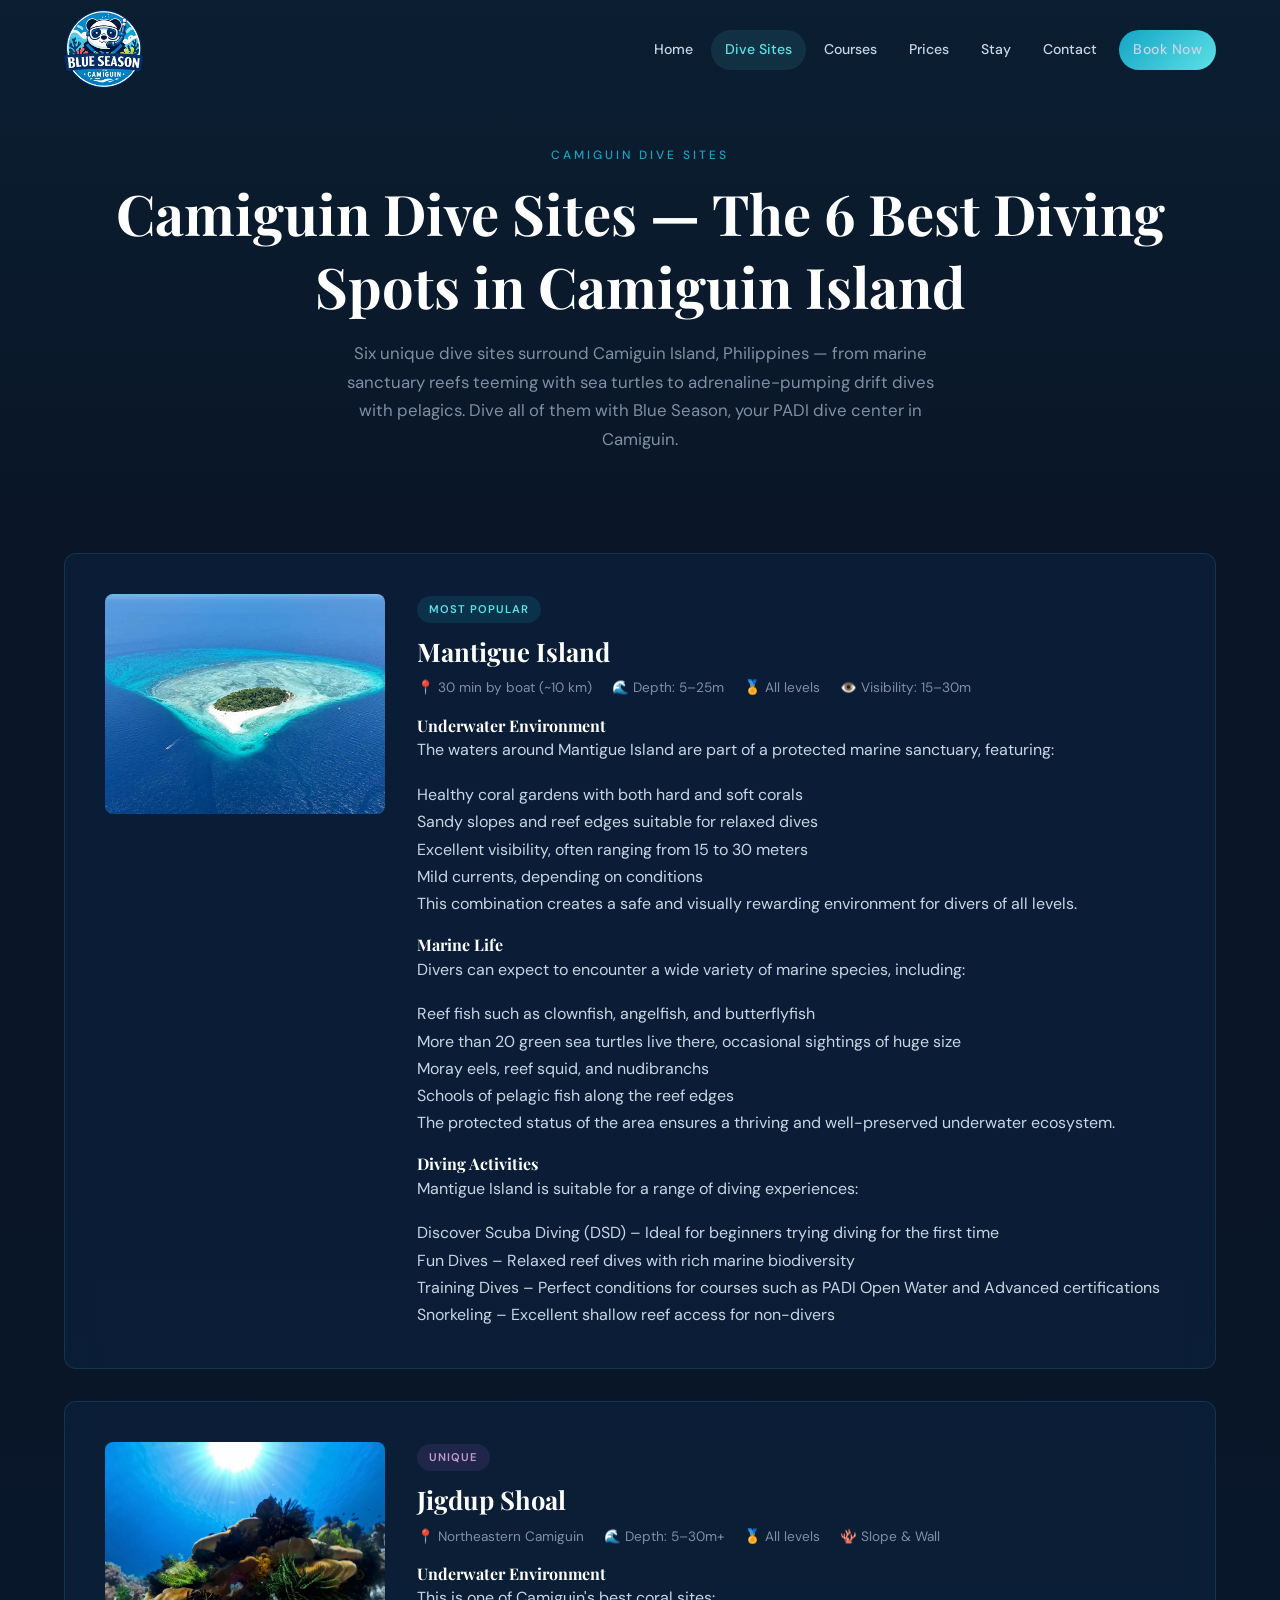
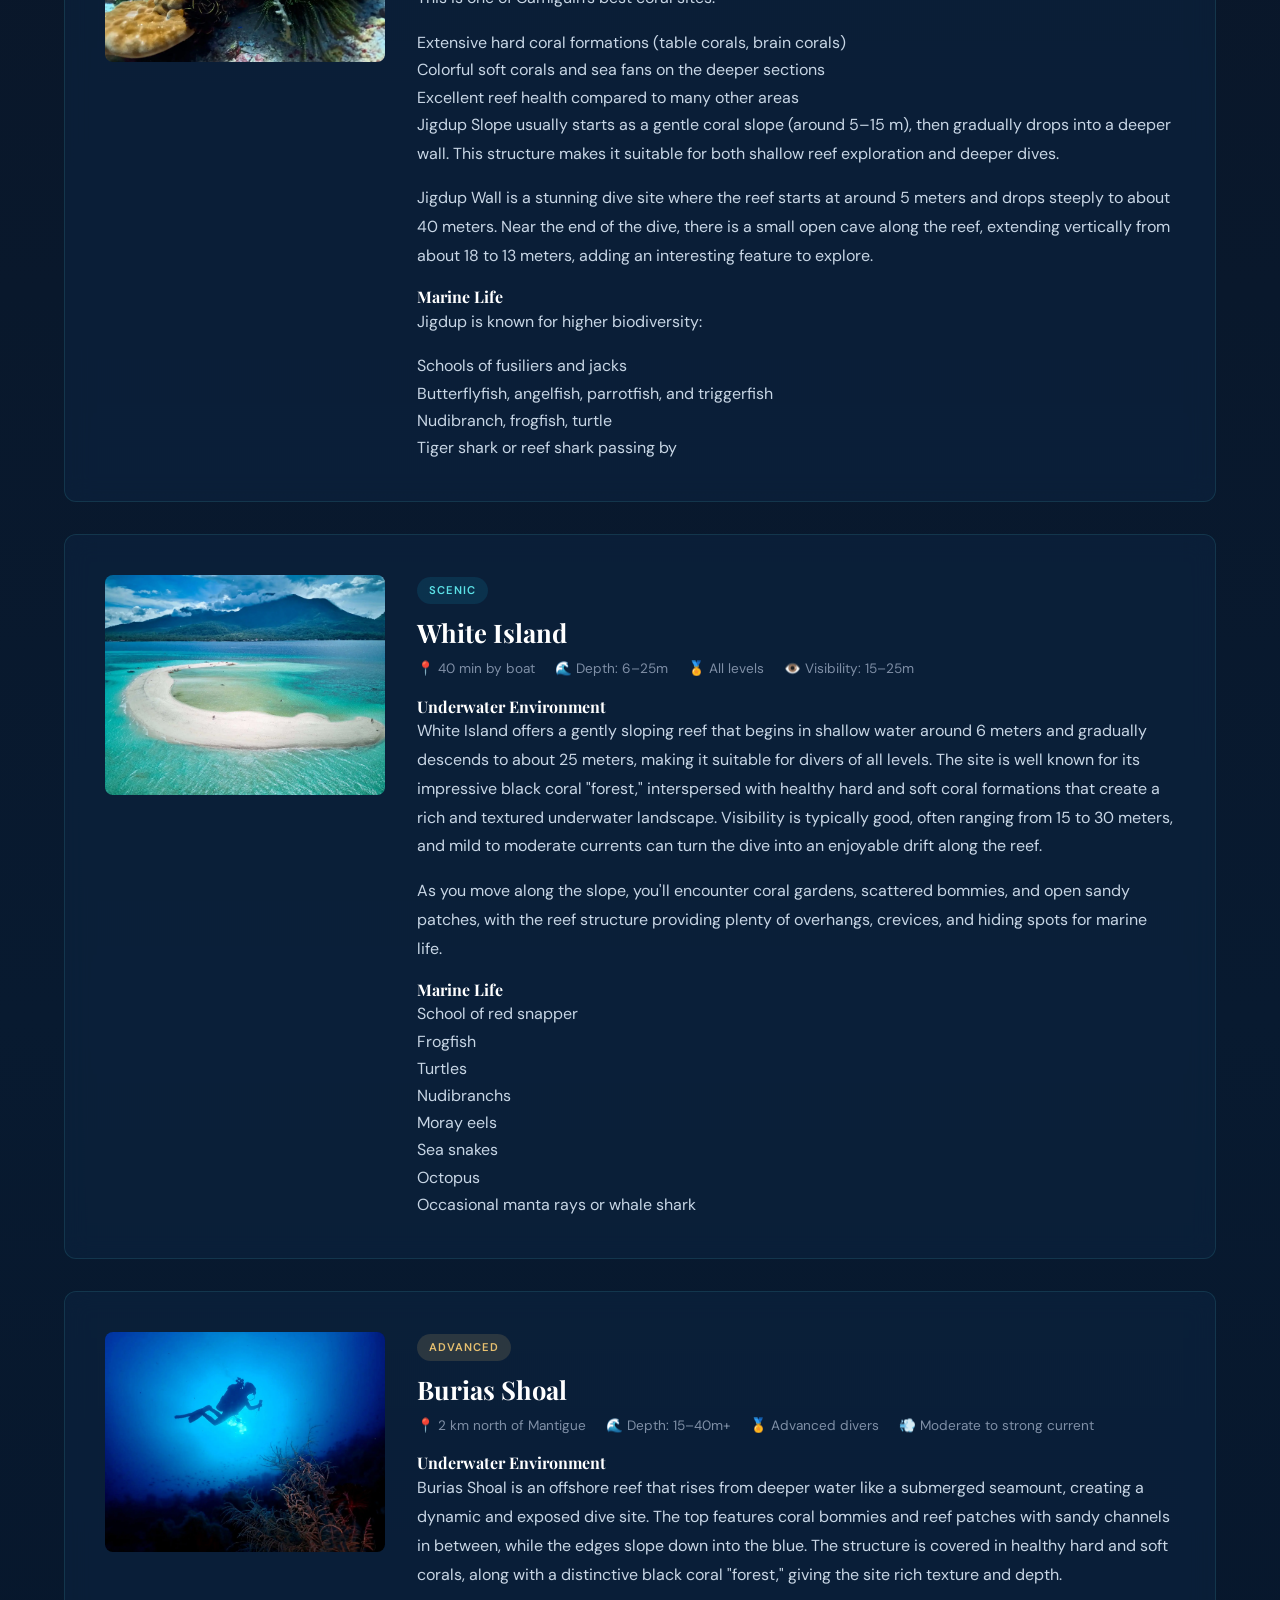
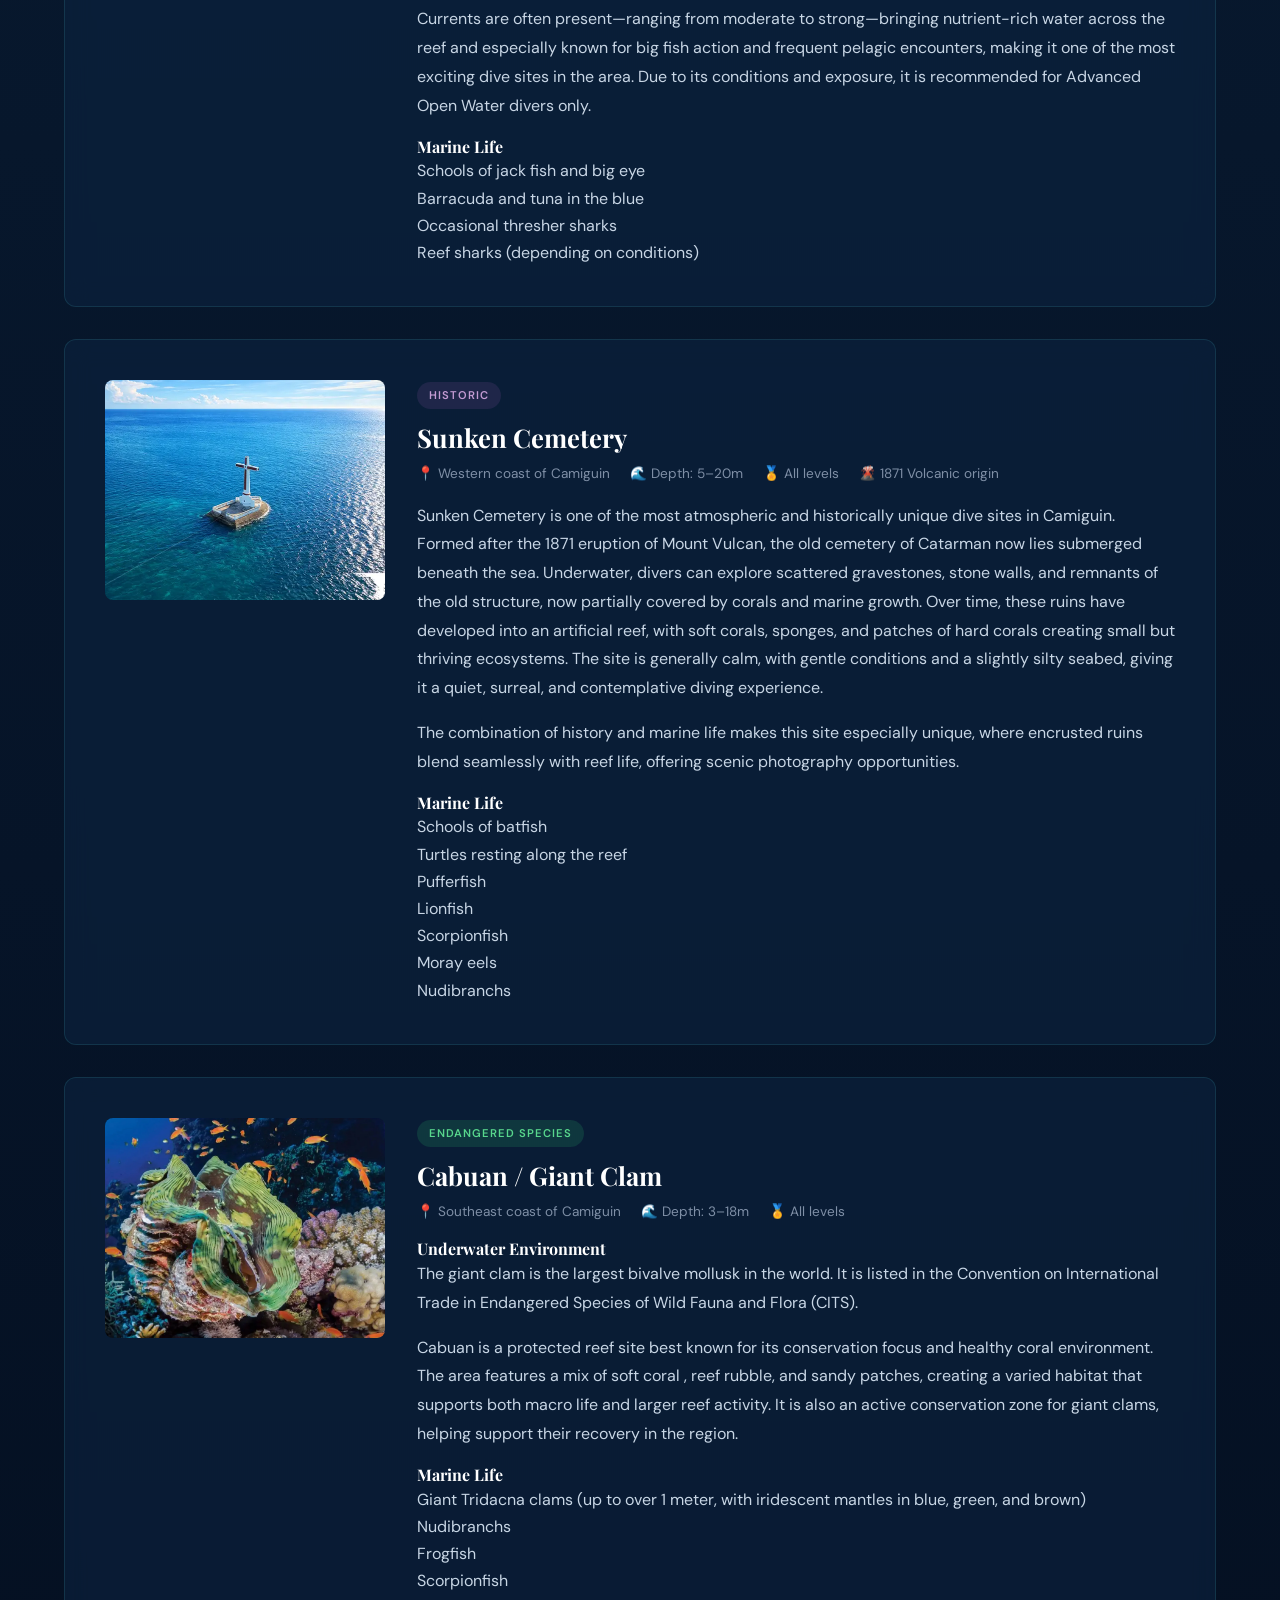
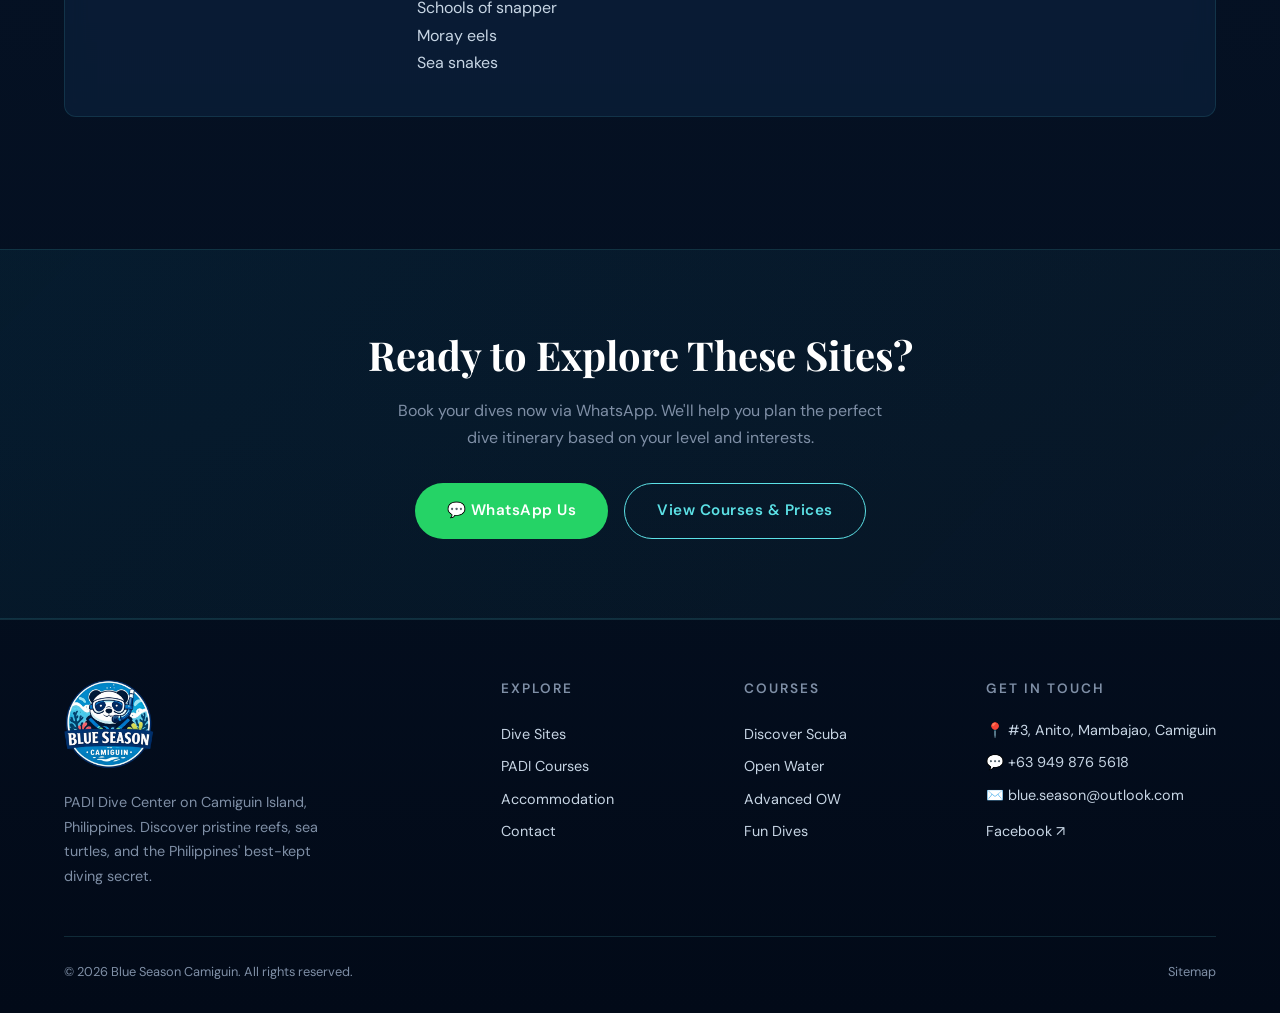
<file: dive-sites.html>
<!DOCTYPE html>
<html lang="en">

<head>
  <meta charset="UTF-8">
  <meta name="viewport" content="width=device-width, initial-scale=1.0">
  <meta name="theme-color" content="#0a1628">
  <meta name="color-scheme" content="dark">
  <meta name="apple-mobile-web-app-status-bar-style" content="black-translucent">

  <!-- Primary SEO -->
  <title>Camiguin Dive Sites — 6 Best Diving Spots in Camiguin Island | Blue Season</title>
  <meta name="description"
    content="The 6 best Camiguin dive sites: Mantigue Island sea turtles, Burias Shoal thresher sharks, Jigdup cave, White Island corals, Giant Clam sanctuary, Sunken Cemetery. Dive Camiguin with Blue Season PADI dive center.">
  <meta name="keywords" content="camiguin dive sites, camiguin diving spots, mantigue island diving, burias shoal, sunken cemetery camiguin, jigdup shoal, white island camiguin, giant clam camiguin, scuba diving camiguin, thresher shark philippines">
  <meta name="robots" content="index, follow, max-image-preview:large, max-snippet:-1">
  <meta name="author" content="Blue Season Camiguin">
  <link rel="canonical" href="https://camiguindiver.com/dive-sites.html">

  <!-- Geo Tags -->
  <meta name="geo.region" content="PH-CAM">
  <meta name="geo.placename" content="Camiguin Island">
  <meta name="geo.position" content="9.2517;124.7283">
  <meta name="ICBM" content="9.2517, 124.7283">

  <!-- Open Graph -->
  <meta property="og:title" content="Camiguin Dive Sites — 6 Best Diving Spots in Camiguin Island">
  <meta property="og:description"
    content="6 spectacular Camiguin dive sites — from gentle coral gardens to thrilling drift dives with thresher sharks and mantas.">
  <meta property="og:url" content="https://camiguindiver.com/dive-sites.html">
  <meta property="og:type" content="website">
  <meta property="og:image" content="https://camiguindiver.com/img/og-dive-sites.jpg">
  <meta property="og:site_name" content="Blue Season Camiguin">
  <meta property="og:locale" content="en_US">

  <!-- Twitter Card -->
  <meta name="twitter:card" content="summary_large_image">
  <meta name="twitter:title" content="Camiguin Dive Sites — 6 Best Diving Spots">
  <meta name="twitter:description" content="Explore the best dive sites in Camiguin Island, Philippines with Blue Season PADI dive center.">
  <meta name="twitter:image" content="https://camiguindiver.com/img/og-dive-sites.jpg">

  <!-- Favicon -->
  <link rel="icon" href="/favicon.ico" sizes="32x32">
  <link rel="apple-touch-icon" href="/favicon.png">

  <!-- Fonts -->
  <link rel="preconnect" href="https://fonts.googleapis.com">
  <link rel="preconnect" href="https://fonts.gstatic.com" crossorigin>
  <link
    href="https://fonts.googleapis.com/css2?family=DM+Sans:wght@400;500;600;700&family=Playfair+Display:ital,wght@0,500;0,700;1,500&display=swap"
    rel="stylesheet">

  <link rel="stylesheet" href="css/style.css">

  <!-- Schema: BreadcrumbList + ItemList of TouristAttractions (dive sites) -->
  <script type="application/ld+json">
  {
    "@context": "https://schema.org",
    "@graph": [
      {
        "@type": "BreadcrumbList",
        "itemListElement": [
          {"@type": "ListItem", "position": 1, "name": "Home", "item": "https://camiguindiver.com/"},
          {"@type": "ListItem", "position": 2, "name": "Camiguin Dive Sites", "item": "https://camiguindiver.com/dive-sites.html"}
        ]
      },
      {
        "@type": "ItemList",
        "name": "Camiguin Dive Sites",
        "description": "The 6 best dive sites on Camiguin Island, Philippines",
        "itemListElement": [
          {
            "@type": "ListItem",
            "position": 1,
            "item": {
              "@type": "TouristAttraction",
              "name": "Mantigue Island Dive Site",
              "description": "Protected marine sanctuary 10 km (30 min by boat) from Blue Season, home to 20+ green sea turtles, healthy coral reefs, and abundant marine life. Ideal for beginners, training dives, fun dives, and snorkeling.",
              "image": "https://camiguindiver.com/img/divesite/mantigue.webp",
              "url": "https://camiguindiver.com/dive-sites.html#mantigue",
              "address": {"@type": "PostalAddress", "addressLocality": "Mahinog", "addressRegion": "Camiguin", "addressCountry": "PH"}
            }
          },
          {
            "@type": "ListItem",
            "position": 2,
            "item": {
              "@type": "TouristAttraction",
              "name": "Burias Shoal Dive Site",
              "description": "Advanced drift dive with thresher sharks, manta rays, and pelagic fish between Camiguin and Bohol.",
              "image": "https://camiguindiver.com/img/divesite/Burias.webp",
              "url": "https://camiguindiver.com/dive-sites.html#burias",
              "address": {"@type": "PostalAddress", "addressRegion": "Camiguin", "addressCountry": "PH"}
            }
          },
          {
            "@type": "ListItem",
            "position": 3,
            "item": {
              "@type": "TouristAttraction",
              "name": "Jigdup Shoal Dive Site",
              "description": "Swim-through underwater cave from 18m to 13m, with frogfish and snapper schools.",
              "image": "https://camiguindiver.com/img/divesite/jigdup.webp",
              "url": "https://camiguindiver.com/dive-sites.html#jigdup",
              "address": {"@type": "PostalAddress", "addressRegion": "Camiguin", "addressCountry": "PH"}
            }
          },
          {
            "@type": "ListItem",
            "position": 4,
            "item": {
              "@type": "TouristAttraction",
              "name": "White Island Dive Site",
              "description": "Scenic 40-min boat dive (6–25m) with black coral gardens, hawksbill turtles, butterflyfish schools, sea snakes, and macro life. Rare sightings of manta rays and whale sharks.",
              "image": "https://camiguindiver.com/img/divesite/whiteisland.webp",
              "url": "https://camiguindiver.com/dive-sites.html#white-island",
              "address": {"@type": "PostalAddress", "addressLocality": "Mambajao", "addressRegion": "Camiguin", "addressCountry": "PH"}
            }
          },
          {
            "@type": "ListItem",
            "position": 5,
            "item": {
              "@type": "TouristAttraction",
              "name": "Cabuan / Giant Clam Dive Site",
              "description": "Macro paradise shore dive featuring one-meter Tridacna giant clams, nudibranchs, and seahorses.",
              "image": "https://camiguindiver.com/img/divesite/cabuan.webp",
              "url": "https://camiguindiver.com/dive-sites.html#giant-clam",
              "address": {"@type": "PostalAddress", "addressRegion": "Camiguin", "addressCountry": "PH"}
            }
          },
          {
            "@type": "ListItem",
            "position": 6,
            "item": {
              "@type": "TouristAttraction",
              "name": "Sunken Cemetery Dive Site",
              "description": "Historic 1871 volcanic ruins with coral-encrusted tombs, batfish schools, and sea turtles.",
              "image": "https://camiguindiver.com/img/divesite/sunkenCemetery.webp",
              "url": "https://camiguindiver.com/dive-sites.html#sunken-cemetery",
              "address": {"@type": "PostalAddress", "addressLocality": "Catarman", "addressRegion": "Camiguin", "addressCountry": "PH"}
            }
          }
        ]
      }
    ]
  }
  </script>
</head>

<body>

  <!-- ========== NAVIGATION ========== -->
  <header>
    <nav class="navbar scrolled" role="navigation" aria-label="Main navigation">
      <div class="container">
        <a href="index.html" class="nav-brand" aria-label="Blue Season Camiguin home">
          <img class="nav-logo-img" src="img/logo-panda.webp" alt="Blue Season Scuba Diving Center Camiguin - Panda Diver Logo">
        </a>
        <button class="nav-toggle" aria-label="Toggle navigation menu" aria-expanded="false">
          <span></span><span></span><span></span>
        </button>
        <div class="nav-menu">
          <div class="nav-links">
            <a href="index.html">Home</a>
            <a href="dive-sites.html" class="active">Dive Sites</a>
            <a href="courses.html">Courses</a>
            <a href="prices.html">Prices</a>
            <a href="accommodation.html">Stay</a>
            <a href="contact.html">Contact</a>
            <a href="https://wa.me/639498765618?text=Hi%20Blue%20Season!%20I%27d%20like%20to%20book%20a%20dive."
              class="btn btn-primary btn-sm nav-cta" target="_blank" rel="noopener">Book Now</a>
          </div>
        </div>
      </div>
    </nav>
    <div class="nav-overlay" aria-hidden="true"></div>
  </header>

  <main>
    <!-- ========== PAGE HEADER ========== -->
    <section class="page-header">
      <div class="container">
        <span class="section-label">Camiguin Dive Sites</span>
        <h1>Camiguin Dive Sites — The 6 Best Diving Spots in Camiguin Island</h1>
        <p>Six unique dive sites surround Camiguin Island, Philippines — from marine sanctuary reefs teeming with sea turtles to adrenaline-pumping drift dives with pelagics. Dive all of them with Blue Season, your PADI dive center in Camiguin.</p>
      </div>
    </section>

    <!-- ========== DIVE SITES ========== -->
    <section class="section" style="padding-top:40px;">
      <div class="container">

        <!-- Mantigue Island -->
        <article class="glass-card site-detail" id="mantigue">
          <div class="site-detail-grid">
            <img class="site-detail-img" src="img/divesite/Mantigue_aerial_view.webp"
              alt="Green sea turtle swimming over coral reef at Mantigue Island Camiguin" width="600" height="440" loading="lazy" />
            <div class="site-detail-content">
              <span class="site-tag popular">Most Popular</span>
              <h2>Mantigue Island</h2>
              <div class="site-info-bar">
                <span>📍 30 min by boat (~10 km)</span>
                <span>🌊 Depth: 5–25m</span>
                <span>🏅 All levels</span>
                <span>👁️ Visibility: 15–30m</span>
              </div>
              <h4>Underwater Environment</h4>
              <p>The waters around Mantigue Island are part of a protected marine sanctuary, featuring:</p>
              <ul>
                <li>Healthy coral gardens with both hard and soft corals</li>
                <li>Sandy slopes and reef edges suitable for relaxed dives</li>
                <li>Excellent visibility, often ranging from 15 to 30 meters</li>
                <li>Mild currents, depending on conditions</li>
              </ul>
              <p>This combination creates a safe and visually rewarding environment for divers of all levels.</p>
              <h4>Marine Life</h4>
              <p>Divers can expect to encounter a wide variety of marine species, including:</p>
              <ul>
                <li>Reef fish such as clownfish, angelfish, and butterflyfish</li>
                <li>More than 20 green sea turtles live there, occasional sightings of huge size</li>
                <li>Moray eels, reef squid, and nudibranchs</li>
                <li>Schools of pelagic fish along the reef edges</li>
              </ul>
              <p>The protected status of the area ensures a thriving and well-preserved underwater ecosystem.</p>
              <h4>Diving Activities</h4>
              <p>Mantigue Island is suitable for a range of diving experiences:</p>
              <ul>
                <li>Discover Scuba Diving (DSD) – Ideal for beginners trying diving for the first time</li>
                <li>Fun Dives – Relaxed reef dives with rich marine biodiversity</li>
                <li>Training Dives – Perfect conditions for courses such as PADI Open Water and Advanced certifications</li>
                <li>Snorkeling – Excellent shallow reef access for non-divers</li>
              </ul>
            </div>
          </div>
        </article>

        <!-- Jigdup Shoal -->
        <article class="glass-card site-detail" id="jigdup">
          <div class="site-detail-grid">
            <img class="site-detail-img" src="img/divesite/jigdup.webp"
              alt="Diver exploring coral reef at Jigdup Shoal Camiguin" width="600" height="440" loading="lazy" />
            <div class="site-detail-content">
              <span class="site-tag unique">Unique</span>
              <h2>Jigdup Shoal</h2>
              <div class="site-info-bar">
                <span>📍 Northeastern Camiguin</span>
                <span>🌊 Depth: 5–30m+</span>
                <span>🏅 All levels</span>
                <span>🪸 Slope & Wall</span>
              </div>
              <h4>Underwater Environment</h4>
              <p>This is one of Camiguin's best coral sites:</p>
              <ul>
                <li>Extensive hard coral formations (table corals, brain corals)</li>
                <li>Colorful soft corals and sea fans on the deeper sections</li>
                <li>Excellent reef health compared to many other areas</li>
              </ul>
              <p>Jigdup Slope usually starts as a gentle coral slope (around 5–15 m), then gradually drops into a deeper wall. This structure makes it suitable for both shallow reef exploration and deeper dives.</p>
              <p>Jigdup Wall is a stunning dive site where the reef starts at around 5 meters and drops steeply to about 40 meters. Near the end of the dive, there is a small open cave along the reef, extending vertically from about 18 to 13 meters, adding an interesting feature to explore.</p>
              <h4>Marine Life</h4>
              <p>Jigdup is known for higher biodiversity:</p>
              <ul>
                <li>Schools of fusiliers and jacks</li>
                <li>Butterflyfish, angelfish, parrotfish, and triggerfish</li>
                <li>Nudibranch, frogfish, turtle</li>
                <li>Tiger shark or reef shark passing by</li>
              </ul>
            </div>
          </div>
        </article>

        <!-- White Island -->
        <article class="glass-card site-detail" id="white-island">
          <div class="site-detail-grid">
            <img class="site-detail-img" src="img/divesite/whiteisland.webp"
              alt="Black coral garden and staghorn coral at White Island Camiguin" width="600" height="440" loading="lazy" />
            <div class="site-detail-content">
              <span class="site-tag popular">Scenic</span>
              <h2>White Island</h2>
              <div class="site-info-bar">
                <span>📍 40 min by boat</span>
                <span>🌊 Depth: 6–25m</span>
                <span>🏅 All levels</span>
                <span>👁️ Visibility: 15–25m</span>
              </div>
              <h4>Underwater Environment</h4>
              <p>White Island offers a gently sloping reef that begins in shallow water around 6 meters and gradually descends to about 25 meters, making it suitable for divers of all levels. The site is well known for its impressive black coral "forest," interspersed with healthy hard and soft coral formations that create a rich and textured underwater landscape. Visibility is typically good, often ranging from 15 to 30 meters, and mild to moderate currents can turn the dive into an enjoyable drift along the reef.</p>
              <p>As you move along the slope, you'll encounter coral gardens, scattered bommies, and open sandy patches, with the reef structure providing plenty of overhangs, crevices, and hiding spots for marine life.</p>
              <h4>Marine Life</h4>
              <ul>
                <li>School of red snapper</li>
                <li>Frogfish</li>
                <li>Turtles</li>
                <li>Nudibranchs</li>
                <li>Moray eels</li>
                <li>Sea snakes</li>
                <li>Octopus</li>
                <li>Occasional manta rays or whale shark</li>
              </ul>
            </div>
          </div>
        </article>

        <!-- Burias Shoal -->
        <article class="glass-card site-detail" id="burias">
          <div class="site-detail-grid">
            <img class="site-detail-img" src="img/divesite/Burias.webp"
              alt="Thresher shark in deep blue water at Burias Shoal Camiguin" width="600" height="440" loading="lazy" />
            <div class="site-detail-content">
              <span class="site-tag advanced">Advanced</span>
              <h2>Burias Shoal</h2>
              <div class="site-info-bar">
                <span>📍 2 km north of Mantigue</span>
                <span>🌊 Depth: 15–40m+</span>
                <span>🏅 Advanced divers</span>
                <span>💨 Moderate to strong current</span>
              </div>
              <h4>Underwater Environment</h4>
              <p>Burias Shoal is an offshore reef that rises from deeper water like a submerged seamount, creating a dynamic and exposed dive site. The top features coral bommies and reef patches with sandy channels in between, while the edges slope down into the blue. The structure is covered in healthy hard and soft corals, along with a distinctive black coral "forest," giving the site rich texture and depth.</p>
              <p>Currents are often present—ranging from moderate to strong—bringing nutrient-rich water across the reef and especially known for big fish action and frequent pelagic encounters, making it one of the most exciting dive sites in the area. Due to its conditions and exposure, it is recommended for Advanced Open Water divers only.</p>
              <h4>Marine Life</h4>
              <ul>
                <li>Schools of jack fish and big eye</li>
                <li>Barracuda and tuna in the blue</li>
                <li>Occasional thresher sharks</li>
                <li>Reef sharks (depending on conditions)</li>
              </ul>
            </div>
          </div>
        </article>

        <!-- Sunken Cemetery -->
        <article class="glass-card site-detail" id="sunken-cemetery">
          <div class="site-detail-grid">
            <img class="site-detail-img" src="img/divesite/sunkenCemetery.webp"
              alt="Underwater cross monument at Sunken Cemetery Camiguin with batfish" width="600" height="440" loading="lazy" />
            <div class="site-detail-content">
              <span class="site-tag unique">Historic</span>
              <h2>Sunken Cemetery</h2>
              <div class="site-info-bar">
                <span>📍 Western coast of Camiguin</span>
                <span>🌊 Depth: 5–20m</span>
                <span>🏅 All levels</span>
                <span>🌋 1871 Volcanic origin</span>
              </div>
              <p>Sunken Cemetery is one of the most atmospheric and historically unique dive sites in Camiguin. Formed after the 1871 eruption of Mount Vulcan, the old cemetery of Catarman now lies submerged beneath the sea. Underwater, divers can explore scattered gravestones, stone walls, and remnants of the old structure, now partially covered by corals and marine growth. Over time, these ruins have developed into an artificial reef, with soft corals, sponges, and patches of hard corals creating small but thriving ecosystems. The site is generally calm, with gentle conditions and a slightly silty seabed, giving it a quiet, surreal, and contemplative diving experience.</p>
              <p>The combination of history and marine life makes this site especially unique, where encrusted ruins blend seamlessly with reef life, offering scenic photography opportunities.</p>
              <h4>Marine Life</h4>
              <ul>
                <li>Schools of batfish</li>
                <li>Turtles resting along the reef</li>
                <li>Pufferfish</li>
                <li>Lionfish</li>
                <li>Scorpionfish</li>
                <li>Moray eels</li>
                <li>Nudibranchs</li>
              </ul>
            </div>
          </div>
        </article>

        <!-- Cabuan / Giant Clam -->
        <article class="glass-card site-detail" id="giant-clam">
            <div class="site-detail-grid">
                <img class="site-detail-img" src="img/divesite/cabuan.webp" alt="Giant clam on reef at Cabuan dive site Camiguin Island" width="600" height="440" loading="lazy" />
                <div class="site-detail-content">
                    <span class="site-tag macro">Endangered Species</span>
                    <h2>Cabuan / Giant Clam</h2>
                    <div class="site-info-bar">
                        <span>📍 Southeast coast of Camiguin</span>
                        <span>🌊 Depth: 3–18m</span>
                        <span>🏅 All levels</span>
                    </div>
                    <h4>Underwater Environment</h4>
                    <p>The giant clam is the largest bivalve mollusk in the world. It is listed in the Convention on International Trade in Endangered Species of Wild Fauna and Flora (CITS).</p>
                    <p>Cabuan is a protected reef site best known for its conservation focus and healthy coral environment. The area features a mix of soft coral , reef rubble, and sandy patches, creating a varied habitat that supports both macro life and larger reef activity. It is also an active
                        conservation zone for giant clams, helping support their recovery in the region.</p>
                    <h4>Marine Life</h4>
                    <ul>
                        <li>Giant Tridacna clams (up to over 1 meter, with iridescent mantles in blue, green, and brown)</li>
                        <li>Nudibranchs</li>
                        <li>Frogfish</li>
                        <li>Scorpionfish</li>
                        <li>Schools of snapper</li>
                        <li>Moray eels</li>
                        <li>Sea snakes</li>
                    </ul>
                </div>
            </div>
        </article>

      </div>
    </section>

    <!-- ========== CTA ========== -->
    <section class="cta-section">
      <div class="container cta-content">
        <h2>Ready to Explore These Sites?</h2>
        <p>Book your dives now via WhatsApp. We'll help you plan the perfect dive itinerary based on your level and
          interests.</p>
        <div class="cta-buttons">
          <a href="https://wa.me/639498765618?text=Hi%20Blue%20Season!%20I%27d%20like%20to%20book%20some%20dives.%20Which%20sites%20do%20you%20recommend?"
            class="btn btn-whatsapp" target="_blank" rel="noopener">💬 WhatsApp Us</a>
          <a href="courses.html" class="btn btn-outline">View Courses & Prices</a>
        </div>
      </div>
    </section>
  </main>

  <!-- ========== FOOTER ========== -->
  <footer class="footer">
    <div class="container">
      <div class="footer-grid">
        <div class="footer-brand">
          <a href="index.html" class="nav-brand"><img class="footer-logo-img" src="img/logo-panda.webp" alt="Blue Season Scuba Diving Center Camiguin - Panda Diver Logo"></a>
          <p>PADI Dive Center on Camiguin Island, Philippines. Discover pristine reefs, sea turtles, and the
            Philippines' best-kept diving secret.</p>
        </div>
        <div>
          <h4>Explore</h4>
          <ul class="footer-links">
            <li><a href="dive-sites.html">Dive Sites</a></li>
            <li><a href="courses.html">PADI Courses</a></li>
            <li><a href="accommodation.html">Accommodation</a></li>
            <li><a href="contact.html">Contact</a></li>
          </ul>
        </div>
        <div>
          <h4>Courses</h4>
          <ul class="footer-links">
            <li><a href="courses.html#discover">Discover Scuba</a></li>
            <li><a href="courses.html#open-water">Open Water</a></li>
            <li><a href="courses.html#advanced">Advanced OW</a></li>
            <li><a href="prices.html">Fun Dives</a></li>
          </ul>
        </div>
        <div class="footer-contact">
          <h4>Get in Touch</h4>
          <p style="white-space:nowrap;">📍 #3, Anito, Mambajao, Camiguin</p>
          <p>💬 <a href="https://wa.me/639498765618" target="_blank" rel="noopener">+63 949 876 5618</a></p>
          <p>✉️ <a href="mailto:blue.season@outlook.com">blue.season@outlook.com</a></p>
          <p style="margin-top:12px;">
            <a href="https://www.facebook.com/people/Camiguin-Blue-Season-Dive-Center/61563295091419/" target="_blank"
              rel="noopener" aria-label="Visit our Facebook page">Facebook ↗</a>
          </p>
        </div>
      </div>
      <div class="footer-bottom">
        <p>&copy; 2026 Blue Season Camiguin. All rights reserved.</p>
        <div class="footer-bottom-links">
          <a href="sitemap.xml">Sitemap</a>
        </div>
      </div>
    </div>
  </footer>

  <script src="js/main.js"></script>
</body>

</html>
</file>
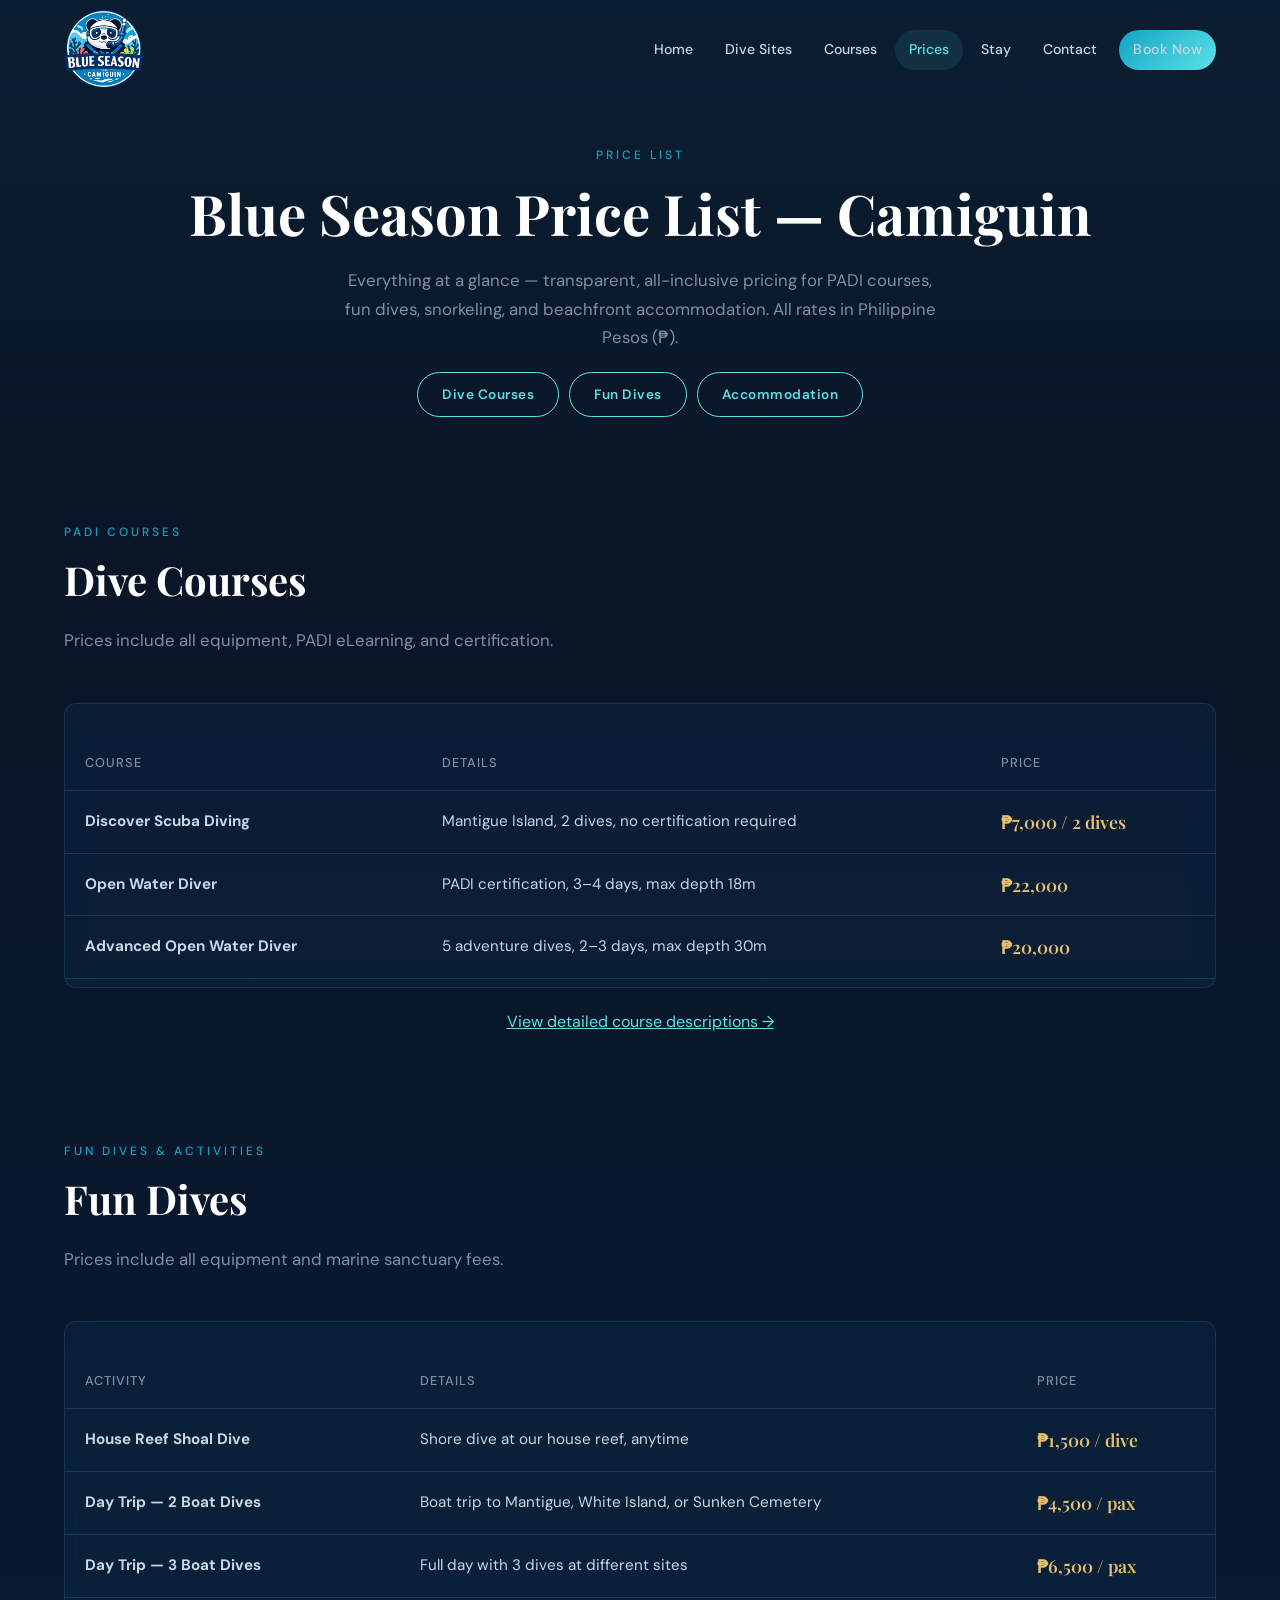
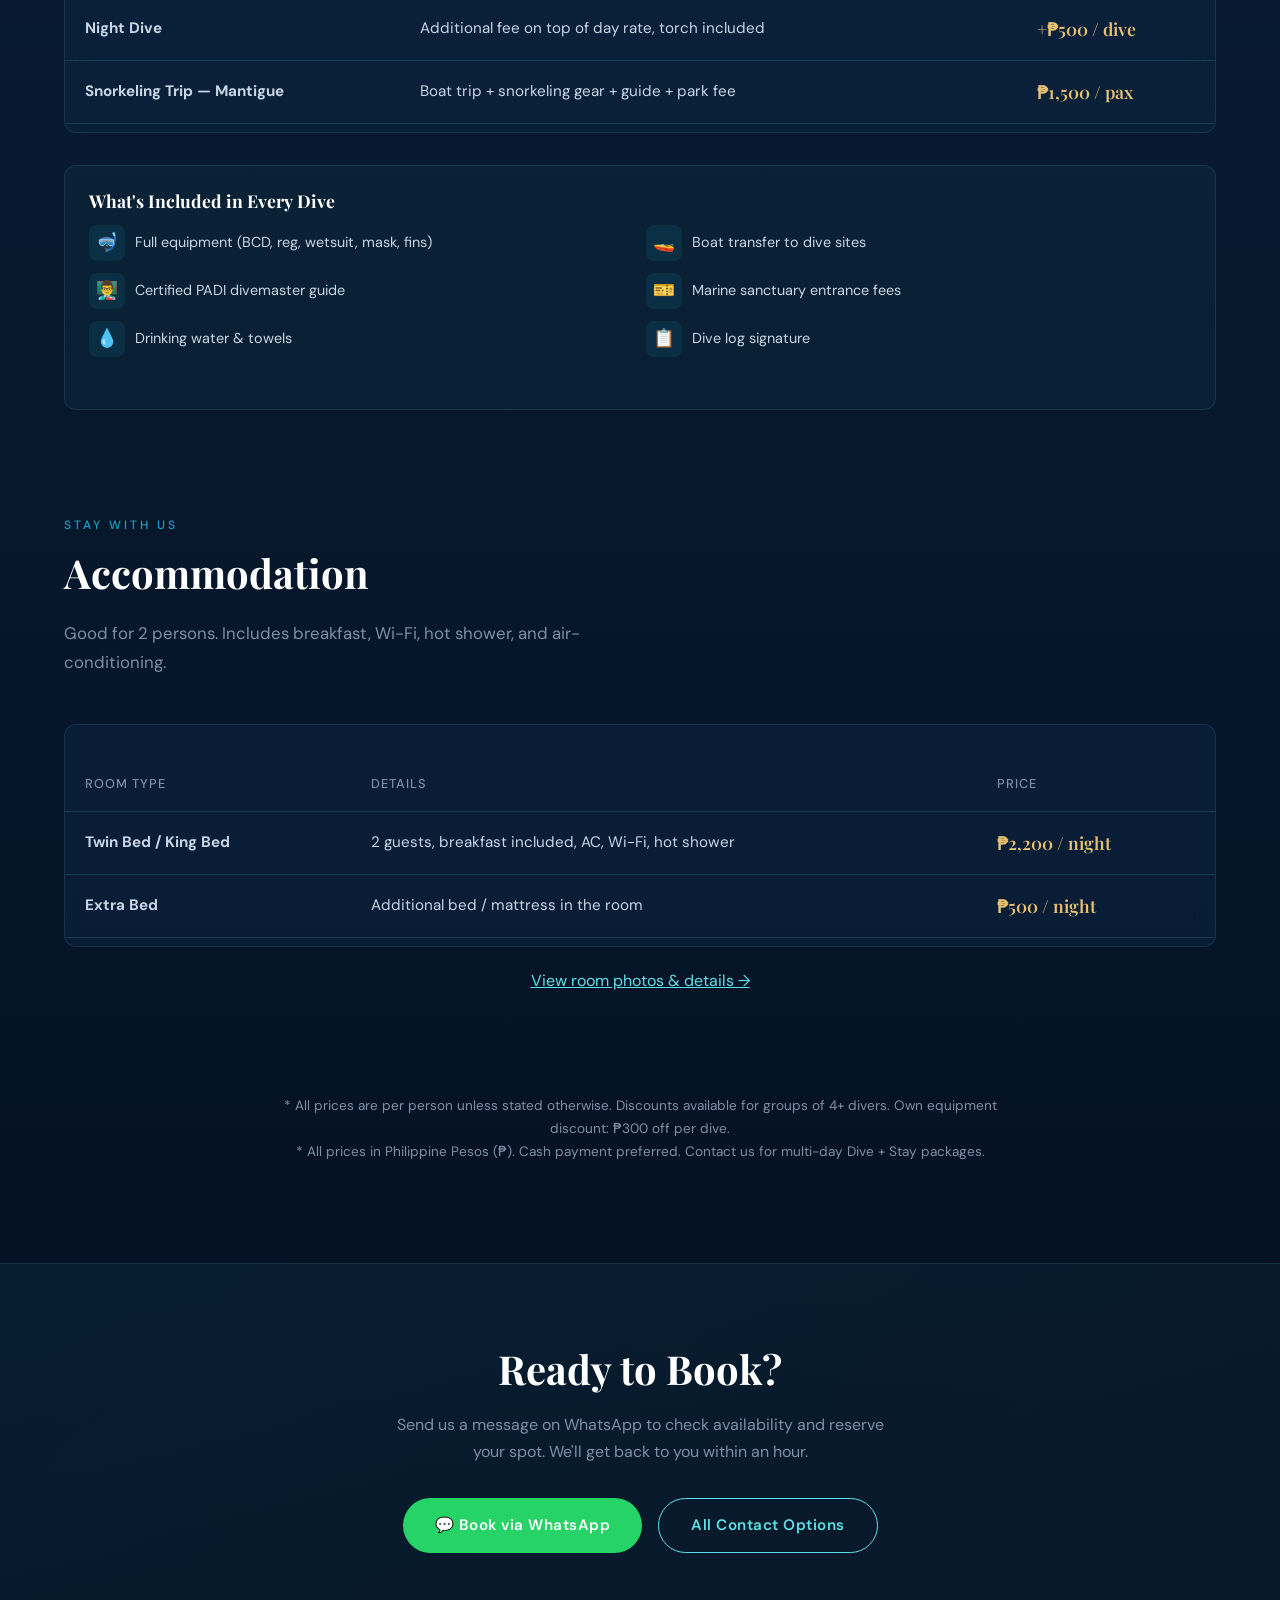
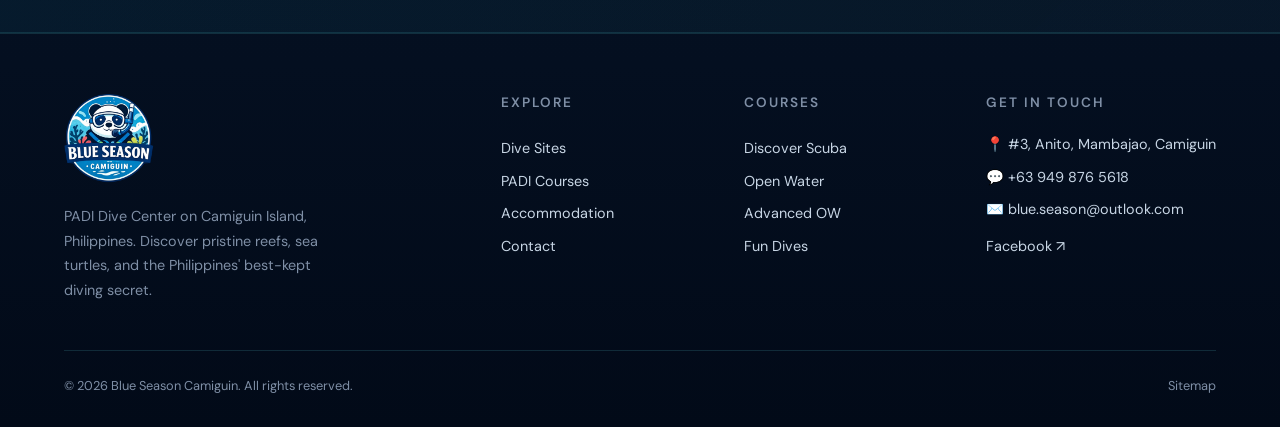
<file: prices.html>
<!DOCTYPE html>
<html lang="en">
<head>
  <meta charset="UTF-8">
  <meta name="viewport" content="width=device-width, initial-scale=1.0">
  <meta name="theme-color" content="#0a1628">
  <meta name="color-scheme" content="dark">
  <meta name="apple-mobile-web-app-status-bar-style" content="black-translucent">

  <!-- Primary SEO -->
  <title>Blue Season Price List — Camiguin Diving, Courses &amp; Stay</title>
  <meta name="description" content="Complete price list for Blue Season Camiguin: PADI courses from ₱7,000, fun dives from ₱1,500, snorkeling ₱1,500, beachfront rooms ₱2,200/night. Transparent, all-inclusive rates.">
  <meta name="keywords" content="blue season price list, camiguin diving prices, padi course prices camiguin, fun dive rates camiguin, snorkeling camiguin price, dive resort price camiguin, scuba prices philippines, accommodation camiguin price">
  <meta name="robots" content="index, follow, max-image-preview:large, max-snippet:-1">
  <meta name="author" content="Blue Season Camiguin">
  <link rel="canonical" href="https://camiguindiver.com/prices.html">

  <!-- Geo Tags -->
  <meta name="geo.region" content="PH-CAM">
  <meta name="geo.placename" content="Camiguin Island">
  <meta name="geo.position" content="9.2517;124.7283">
  <meta name="ICBM" content="9.2517, 124.7283">

  <!-- Open Graph -->
  <meta property="og:title" content="Blue Season Price List — Camiguin Diving, Courses &amp; Stay">
  <meta property="og:description" content="Complete, transparent price list for diving courses, fun dives, snorkeling and accommodation on Camiguin Island.">
  <meta property="og:url" content="https://camiguindiver.com/prices.html">
  <meta property="og:type" content="website">
  <meta property="og:image" content="https://camiguindiver.com/img/og-courses.jpg">
  <meta property="og:site_name" content="Blue Season Camiguin">
  <meta property="og:locale" content="en_US">

  <!-- Twitter Card -->
  <meta name="twitter:card" content="summary_large_image">
  <meta name="twitter:title" content="Blue Season Price List — Camiguin Diving, Courses &amp; Stay">
  <meta name="twitter:description" content="Complete, transparent price list for courses, fun dives, snorkeling and accommodation on Camiguin Island.">
  <meta name="twitter:image" content="https://camiguindiver.com/img/og-courses.jpg">

  <!-- Favicon -->
  <link rel="icon" href="/favicon.ico" sizes="32x32">
  <link rel="apple-touch-icon" href="/favicon.png">

  <!-- Fonts -->
  <link rel="preconnect" href="https://fonts.googleapis.com">
  <link rel="preconnect" href="https://fonts.gstatic.com" crossorigin>
  <link href="https://fonts.googleapis.com/css2?family=DM+Sans:wght@400;500;600;700&family=Playfair+Display:ital,wght@0,500;0,700;1,500&display=swap" rel="stylesheet">

  <link rel="stylesheet" href="css/style.css">

  <!-- Schema: BreadcrumbList + Service offers + FAQPage -->
  <script type="application/ld+json">
  {
    "@context": "https://schema.org",
    "@graph": [
      {
        "@type": "BreadcrumbList",
        "itemListElement": [
          {"@type": "ListItem", "position": 1, "name": "Home", "item": "https://camiguindiver.com/"},
          {"@type": "ListItem", "position": 2, "name": "Price List", "item": "https://camiguindiver.com/prices.html"}
        ]
      },
      {
        "@type": "Service",
        "name": "Diving, Courses & Accommodation Camiguin",
        "description": "Complete price list for Blue Season Camiguin: PADI courses, fun dives, snorkeling, and beachfront resort accommodation. All rates are transparent and all-inclusive.",
        "provider": {"@type": "Organization", "name": "Blue Season Camiguin", "url": "https://camiguindiver.com"},
        "areaServed": {"@type": "Place", "name": "Camiguin Island, Philippines"},
        "offers": [
          {"@type": "Offer", "name": "Discover Scuba Diving — Mantigue Island (2 dives)", "price": "7000", "priceCurrency": "PHP", "availability": "https://schema.org/InStock"},
          {"@type": "Offer", "name": "PADI Open Water Diver Course", "price": "22000", "priceCurrency": "PHP", "availability": "https://schema.org/InStock"},
          {"@type": "Offer", "name": "PADI Advanced Open Water Diver Course", "price": "20000", "priceCurrency": "PHP", "availability": "https://schema.org/InStock"},
          {"@type": "Offer", "name": "House Reef Shoal Dive", "price": "1500", "priceCurrency": "PHP", "availability": "https://schema.org/InStock"},
          {"@type": "Offer", "name": "Day Trip — 2 Boat Dives", "price": "4500", "priceCurrency": "PHP", "availability": "https://schema.org/InStock"},
          {"@type": "Offer", "name": "Day Trip — 3 Boat Dives", "price": "6500", "priceCurrency": "PHP", "availability": "https://schema.org/InStock"},
          {"@type": "Offer", "name": "Night Dive Surcharge", "price": "500", "priceCurrency": "PHP", "availability": "https://schema.org/InStock"},
          {"@type": "Offer", "name": "Snorkeling Trip — Mantigue Island", "price": "1500", "priceCurrency": "PHP", "availability": "https://schema.org/InStock"},
          {"@type": "Offer", "name": "Twin Bed / King Bed Room (2 guests, breakfast included)", "price": "2200", "priceCurrency": "PHP", "availability": "https://schema.org/InStock"},
          {"@type": "Offer", "name": "Extra Bed", "price": "500", "priceCurrency": "PHP", "availability": "https://schema.org/InStock"}
        ]
      },
      {
        "@type": "FAQPage",
        "mainEntity": [
          {"@type": "Question", "name": "How much is a fun dive in Camiguin?", "acceptedAnswer": {"@type": "Answer", "text": "Fun dive prices at Blue Season Camiguin: house reef shoal dive ₱1,500 per dive, 2-dive boat trip ₱4,500/pax, 3-dive day trip ₱6,500/pax, night dive +₱500. All prices include equipment and marine sanctuary fees. Bring your own gear: ₱300 off per dive."}},
          {"@type": "Question", "name": "What is included in the PADI course price?", "acceptedAnswer": {"@type": "Answer", "text": "All PADI course prices at Blue Season Camiguin include full equipment rental, PADI eLearning materials, certified PADI instructor, and the PADI certification card. Discover Scuba Diving (₱7,000) covers 2 dives at Mantigue Island. Open Water and Advanced Open Water include all training dives."}},
          {"@type": "Question", "name": "How much does the resort accommodation cost?", "acceptedAnswer": {"@type": "Answer", "text": "Twin or King bed rooms at Blue Season Camiguin are ₱2,200/night, good for 2 guests, including breakfast, Wi-Fi, hot shower, and air-conditioning. An extra bed is ₱500 per night."}},
          {"@type": "Question", "name": "Do you offer discounts for groups or own equipment?", "acceptedAnswer": {"@type": "Answer", "text": "Yes. Discounts are available for groups of 4 or more divers — contact us for a quote. Divers bringing their own equipment receive ₱300 off per dive. We also offer multi-day Dive + Stay packages on request."}}
        ]
      }
    ]
  }
  </script>
</head>
<body>

  <!-- ========== NAVIGATION ========== -->
  <header>
    <nav class="navbar scrolled" role="navigation" aria-label="Main navigation">
      <div class="container">
        <a href="index.html" class="nav-brand" aria-label="Blue Season Camiguin home">
          <img class="nav-logo-img" src="img/logo-panda.webp" alt="Blue Season Scuba Diving Center Camiguin - Panda Diver Logo">
        </a>
        <button class="nav-toggle" aria-label="Toggle navigation menu" aria-expanded="false">
          <span></span><span></span><span></span>
        </button>
        <div class="nav-menu">
          <div class="nav-links">
            <a href="index.html">Home</a>
            <a href="dive-sites.html">Dive Sites</a>
            <a href="courses.html">Courses</a>
            <a href="prices.html" class="active">Prices</a>
            <a href="accommodation.html">Stay</a>
            <a href="contact.html">Contact</a>
            <a href="https://wa.me/639498765618?text=Hi%20Blue%20Season!%20I%27d%20like%20to%20book%20a%20dive." class="btn btn-primary btn-sm nav-cta" target="_blank" rel="noopener">Book Now</a>
          </div>
        </div>
      </div>
    </nav>
    <div class="nav-overlay" aria-hidden="true"></div>
  </header>

  <main>
    <!-- ========== PAGE HEADER ========== -->
    <section class="page-header">
      <div class="container">
        <span class="section-label">Price List</span>
        <h1>Blue Season Price List — Camiguin</h1>
        <p>Everything at a glance — transparent, all-inclusive pricing for PADI courses, fun dives, snorkeling, and beachfront accommodation. All rates in Philippine Pesos (₱).</p>
        <div style="margin-top:20px; display:flex; flex-wrap:wrap; gap:10px; justify-content:center;">
          <a href="#course-prices" class="btn btn-outline btn-sm">Dive Courses</a>
          <a href="#fun-dive" class="btn btn-outline btn-sm">Fun Dives</a>
          <a href="#accommodation-prices" class="btn btn-outline btn-sm">Accommodation</a>
        </div>
      </div>
    </section>

    <!-- ========== DIVE COURSE PRICES ========== -->
    <section class="section" id="course-prices" style="padding-top:40px;">
      <div class="container">
        <span class="section-label">PADI Courses</span>
        <h2 class="section-title">Dive Courses</h2>
        <p class="section-subtitle">Prices include all equipment, PADI eLearning, and certification.</p>

        <div class="glass-card" style="padding:8px 0; overflow:hidden;">
          <table class="pricing-table">
            <thead>
              <tr>
                <th>Course</th>
                <th>Details</th>
                <th>Price</th>
              </tr>
            </thead>
            <tbody>
              <tr>
                <td><strong>Discover Scuba Diving</strong></td>
                <td>Mantigue Island, 2 dives, no certification required</td>
                <td class="price-cell">₱7,000 / 2 dives</td>
              </tr>
              <tr>
                <td><strong>Open Water Diver</strong></td>
                <td>PADI certification, 3–4 days, max depth 18m</td>
                <td class="price-cell">₱22,000</td>
              </tr>
              <tr>
                <td><strong>Advanced Open Water Diver</strong></td>
                <td>5 adventure dives, 2–3 days, max depth 30m</td>
                <td class="price-cell">₱20,000</td>
              </tr>
            </tbody>
          </table>
        </div>

        <p style="margin-top:20px; text-align:center;">
          <a href="courses.html" style="color:var(--color-accent); text-decoration:underline;">View detailed course descriptions →</a>
        </p>
      </div>
    </section>

    <!-- ========== FUN DIVE PRICING ========== -->
    <section class="section" id="fun-dive" style="padding-top:0;">
      <div class="container">
        <span class="section-label">Fun Dives & Activities</span>
        <h2 class="section-title">Fun Dives</h2>
        <p class="section-subtitle">Prices include all equipment and marine sanctuary fees.</p>

        <div class="glass-card" style="padding:8px 0; overflow:hidden;">
          <table class="pricing-table">
            <thead>
              <tr>
                <th>Activity</th>
                <th>Details</th>
                <th>Price</th>
              </tr>
            </thead>
            <tbody>
              <tr>
                <td><strong>House Reef Shoal Dive</strong></td>
                <td>Shore dive at our house reef, anytime</td>
                <td class="price-cell">₱1,500 / dive</td>
              </tr>
              <tr>
                <td><strong>Day Trip — 2 Boat Dives</strong></td>
                <td>Boat trip to Mantigue, White Island, or Sunken Cemetery</td>
                <td class="price-cell">₱4,500 / pax</td>
              </tr>
              <tr>
                <td><strong>Day Trip — 3 Boat Dives</strong></td>
                <td>Full day with 3 dives at different sites</td>
                <td class="price-cell">₱6,500 / pax</td>
              </tr>
              <tr>
                <td><strong>Night Dive</strong></td>
                <td>Additional fee on top of day rate, torch included</td>
                <td class="price-cell">+₱500 / dive</td>
              </tr>
              <tr>
                <td><strong>Snorkeling Trip — Mantigue</strong></td>
                <td>Boat trip + snorkeling gear + guide + park fee</td>
                <td class="price-cell">₱1,500 / pax</td>
              </tr>
            </tbody>
          </table>
        </div>

        <div style="margin-top:32px; padding:24px; border-radius:var(--radius); background:rgba(92,225,230,0.04); border:1px solid var(--color-glass-border);">
          <h3 style="font-size:1.1rem; margin-bottom:12px;">What's Included in Every Dive</h3>
          <div class="amenities-grid">
            <div class="amenity"><span class="amenity-icon">🤿</span> Full equipment (BCD, reg, wetsuit, mask, fins)</div>
            <div class="amenity"><span class="amenity-icon">🚤</span> Boat transfer to dive sites</div>
            <div class="amenity"><span class="amenity-icon">👨‍🏫</span> Certified PADI divemaster guide</div>
            <div class="amenity"><span class="amenity-icon">🎫</span> Marine sanctuary entrance fees</div>
            <div class="amenity"><span class="amenity-icon">💧</span> Drinking water & towels</div>
            <div class="amenity"><span class="amenity-icon">📋</span> Dive log signature</div>
          </div>
        </div>
      </div>
    </section>

    <!-- ========== ACCOMMODATION PRICES ========== -->
    <section class="section" id="accommodation-prices" style="padding-top:0;">
      <div class="container">
        <span class="section-label">Stay With Us</span>
        <h2 class="section-title">Accommodation</h2>
        <p class="section-subtitle">Good for 2 persons. Includes breakfast, Wi-Fi, hot shower, and air-conditioning.</p>

        <div class="glass-card" style="padding:8px 0; overflow:hidden;">
          <table class="pricing-table">
            <thead>
              <tr>
                <th>Room Type</th>
                <th>Details</th>
                <th>Price</th>
              </tr>
            </thead>
            <tbody>
              <tr>
                <td><strong>Twin Bed / King Bed</strong></td>
                <td>2 guests, breakfast included, AC, Wi-Fi, hot shower</td>
                <td class="price-cell">₱2,200 / night</td>
              </tr>
              <tr>
                <td><strong>Extra Bed</strong></td>
                <td>Additional bed / mattress in the room</td>
                <td class="price-cell">₱500 / night</td>
              </tr>
            </tbody>
          </table>
        </div>

        <p style="margin-top:20px; text-align:center;">
          <a href="accommodation.html" style="color:var(--color-accent); text-decoration:underline;">View room photos &amp; details →</a>
        </p>
      </div>
    </section>

    <!-- ========== FOOTNOTES ========== -->
    <section class="section" style="padding-top:0;">
      <div class="container">
        <p style="font-size:0.85rem; color:var(--color-text-muted); text-align:center; max-width:720px; margin:0 auto;">
          * All prices are per person unless stated otherwise. Discounts available for groups of 4+ divers. Own equipment discount: ₱300 off per dive.<br>
          * All prices in Philippine Pesos (₱). Cash payment preferred. Contact us for multi-day Dive + Stay packages.
        </p>
      </div>
    </section>

    <!-- ========== CTA ========== -->
    <section class="cta-section">
      <div class="container cta-content">
        <h2>Ready to Book?</h2>
        <p>Send us a message on WhatsApp to check availability and reserve your spot. We'll get back to you within an hour.</p>
        <div class="cta-buttons">
          <a href="https://wa.me/639498765618?text=Hi%20Blue%20Season!%20I%27d%20like%20to%20book%20with%20you.%20Can%20you%20tell%20me%20about%20availability?" class="btn btn-whatsapp" target="_blank" rel="noopener">💬 Book via WhatsApp</a>
          <a href="contact.html" class="btn btn-outline">All Contact Options</a>
        </div>
      </div>
    </section>
  </main>

  <!-- ========== FOOTER ========== -->
  <footer class="footer">
    <div class="container">
      <div class="footer-grid">
        <div class="footer-brand">
          <a href="index.html" class="nav-brand"><img class="footer-logo-img" src="img/logo-panda.webp" alt="Blue Season Scuba Diving Center Camiguin - Panda Diver Logo"></a>
          <p>PADI Dive Center on Camiguin Island, Philippines. Discover pristine reefs, sea turtles, and the Philippines' best-kept diving secret.</p>
        </div>
        <div>
          <h4>Explore</h4>
          <ul class="footer-links">
            <li><a href="dive-sites.html">Dive Sites</a></li>
            <li><a href="courses.html">PADI Courses</a></li>
            <li><a href="accommodation.html">Accommodation</a></li>
            <li><a href="contact.html">Contact</a></li>
          </ul>
        </div>
        <div>
          <h4>Courses</h4>
          <ul class="footer-links">
            <li><a href="courses.html#discover">Discover Scuba</a></li>
            <li><a href="courses.html#open-water">Open Water</a></li>
            <li><a href="courses.html#advanced">Advanced OW</a></li>
            <li><a href="prices.html">Fun Dives</a></li>
          </ul>
        </div>
        <div class="footer-contact">
          <h4>Get in Touch</h4>
          <p style="white-space:nowrap;">📍 #3, Anito, Mambajao, Camiguin</p>
          <p>💬 <a href="https://wa.me/639498765618" target="_blank" rel="noopener">+63 949 876 5618</a></p>
          <p>✉️ <a href="mailto:blue.season@outlook.com">blue.season@outlook.com</a></p>
          <p style="margin-top:12px;">
            <a href="https://www.facebook.com/people/Camiguin-Blue-Season-Dive-Center/61563295091419/" target="_blank" rel="noopener" aria-label="Visit our Facebook page">Facebook ↗</a>
          </p>
        </div>
      </div>
      <div class="footer-bottom">
        <p>&copy; 2026 Blue Season Camiguin. All rights reserved.</p>
        <div class="footer-bottom-links">
          <a href="sitemap.xml">Sitemap</a>
        </div>
      </div>
    </div>
  </footer>

  <script src="js/main.js"></script>
</body>
</html>
</file>
<file: css/style.css>
/* ============================================
   Blue Season Camiguin — Main Stylesheet
   ============================================ */

/* ---------- CSS Custom Properties ---------- */
:root {
  --color-bg-deep:    #0a1628;
  --color-bg-dark:    #0c2340;
  --color-bg-card:    rgba(12, 35, 64, 0.6);
  --color-primary:    #13a4c5;
  --color-accent:     #5ce1e6;
  --color-gold:       #e8c170;
  --color-text:       #c8d6e5;
  --color-text-light: #ffffff;
  --color-text-muted: #7f8fa6;
  --color-border:     rgba(92, 225, 230, 0.15);
  --color-glass:      rgba(10, 22, 40, 0.75);
  --color-glass-border: rgba(92, 225, 230, 0.12);

  --font-heading: 'Playfair Display', Georgia, serif;
  --font-body:    'DM Sans', -apple-system, BlinkMacSystemFont, sans-serif;

  --max-width: 1200px;
  --nav-height: 100px;
  --nav-height-scrolled: 70px;
  --radius: 12px;
  --radius-sm: 8px;

  --shadow-card: 0 8px 32px rgba(0, 0, 0, 0.3);
  --shadow-glow: 0 0 20px rgba(19, 164, 197, 0.15);
}

/* ---------- Reset & Base ---------- */
*, *::before, *::after {
  margin: 0;
  padding: 0;
  box-sizing: border-box;
}

html {
  scroll-behavior: smooth;
  font-size: 16px;
  /* Match page color so iOS/Android status bar and overscroll bounce
     stay consistent with the dark theme (no white/gray flash). */
  background-color: #0a1628;
}

body {
  font-family: var(--font-body);
  background: linear-gradient(to bottom,
    #0a1628 0%,       /* Hero area: matches video end */
    #0a1628 20%,      /* Just past hero: same */
    #081a30 45%,      /* Upper depths — still readable navy */
    #061428 70%,      /* Mid ocean */
    #040f20 90%,      /* Deep ocean */
    #020a18 100%      /* Abyss — deep navy, not pure black */
  );
  color: var(--color-text);
  line-height: 1.7;
  overflow-x: hidden;
  min-height: 100vh;
  -webkit-font-smoothing: antialiased;

  /* Disable text selection globally (form fields re-enabled below) */
  -webkit-user-select: none;
  -moz-user-select: none;
  -ms-user-select: none;
  user-select: none;
  -webkit-touch-callout: none;
  -webkit-tap-highlight-color: transparent;
}

/* Re-enable selection inside form fields so users can type/edit */
input,
textarea,
select,
[contenteditable="true"] {
  -webkit-user-select: text;
  -moz-user-select: text;
  -ms-user-select: text;
  user-select: text;
  -webkit-touch-callout: default;
}

/* Prevent image dragging */
img {
  -webkit-user-drag: none;
  -khtml-user-drag: none;
  -moz-user-drag: none;
  -o-user-drag: none;
  user-drag: none;
  pointer-events: auto;
}

img {
  max-width: 100%;
  height: auto;
  display: block;
}

a {
  color: var(--color-accent);
  text-decoration: none;
  transition: color 0.3s;
}

a:hover {
  color: var(--color-primary);
}

h1, h2, h3, h4 {
  font-family: var(--font-heading);
  color: var(--color-text-light);
  line-height: 1.3;
}

h1 { font-size: clamp(2rem, 5vw, 3.5rem); }
h2 { font-size: clamp(1.6rem, 3.5vw, 2.5rem); }
h3 { font-size: clamp(1.2rem, 2.5vw, 1.5rem); }

ul { list-style: none; }

/* ---------- Utility ---------- */
.container {
  width: 90%;
  max-width: var(--max-width);
  margin: 0 auto;
}

.section {
  padding: 100px 0;
}

.section-label {
  display: inline-block;
  font-size: 0.75rem;
  letter-spacing: 3px;
  text-transform: uppercase;
  color: var(--color-primary);
  margin-bottom: 12px;
  font-weight: 500;
}

.section-title {
  margin-bottom: 20px;
}

.section-subtitle {
  color: var(--color-text-muted);
  font-size: 1.05rem;
  max-width: 600px;
  margin-bottom: 48px;
}

.text-center {
  text-align: center;
}

.text-center .section-subtitle {
  margin-left: auto;
  margin-right: auto;
}

.text-gold {
  color: var(--color-gold);
}

.text-accent {
  color: var(--color-accent);
}

.section-copy {
  max-width: 760px;
  margin-bottom: 32px;
}

.section-copy p + p {
  margin-top: 16px;
}

.link-chip-group {
  display: flex;
  flex-wrap: wrap;
  gap: 12px;
  margin-bottom: 36px;
}

.link-chip {
  display: inline-flex;
  align-items: center;
  gap: 8px;
  padding: 10px 16px;
  border-radius: 999px;
  border: 1px solid rgba(92, 225, 230, 0.14);
  background: rgba(92, 225, 230, 0.05);
  color: var(--color-text);
  font-size: 0.9rem;
  transition: transform 0.3s ease, background 0.3s ease, color 0.3s ease, border-color 0.3s ease;
}

.link-chip:hover {
  color: var(--color-accent);
  background: rgba(92, 225, 230, 0.1);
  border-color: rgba(92, 225, 230, 0.22);
  transform: translateY(-2px);
}

.info-grid,
.guide-grid,
.faq-grid {
  display: grid;
  gap: 24px;
}

.info-grid {
  grid-template-columns: repeat(3, 1fr);
}

.guide-grid,
.faq-grid {
  grid-template-columns: repeat(2, 1fr);
}

.info-card,
.guide-card,
.faq-card {
  padding: 30px;
}

.info-card h3,
.guide-card h3,
.faq-card h3 {
  margin-bottom: 12px;
}

.info-card p,
.guide-card p,
.faq-card p {
  color: var(--color-text-muted);
  font-size: 0.95rem;
}

.guide-list {
  list-style: none;
  margin-top: 16px;
}

.guide-list li {
  position: relative;
  padding-left: 18px;
  color: var(--color-text);
  font-size: 0.93rem;
}

.guide-list li + li {
  margin-top: 10px;
}

.guide-list li::before {
  content: '•';
  position: absolute;
  left: 0;
  color: var(--color-accent);
}

.stats-inline {
  display: flex;
  flex-wrap: wrap;
  gap: 10px;
  margin: 24px 0 28px;
}

.stat-chip {
  display: inline-flex;
  align-items: center;
  gap: 8px;
  padding: 8px 14px;
  border-radius: 999px;
  background: rgba(232, 193, 112, 0.08);
  border: 1px solid rgba(232, 193, 112, 0.14);
  color: var(--color-text);
  font-size: 0.88rem;
}

/* ---------- Buttons ---------- */
.btn {
  display: inline-flex;
  align-items: center;
  gap: 8px;
  padding: 14px 32px;
  border-radius: 50px;
  font-family: var(--font-body);
  font-size: 0.95rem;
  font-weight: 600;
  letter-spacing: 0.5px;
  cursor: pointer;
  border: none;
  transition: all 0.3s ease;
}

.btn-primary {
  background: linear-gradient(135deg, var(--color-primary), var(--color-accent));
  color: var(--color-bg-deep);
}

.btn-primary:hover {
  transform: translateY(-2px);
  box-shadow: 0 8px 25px rgba(19, 164, 197, 0.35);
  color: var(--color-bg-deep);
}

.btn-outline {
  background: transparent;
  color: var(--color-accent);
  border: 1.5px solid var(--color-accent);
}

.btn-outline:hover {
  background: rgba(92, 225, 230, 0.1);
  color: var(--color-accent);
  transform: translateY(-2px);
}

.btn-gold {
  background: linear-gradient(135deg, var(--color-gold), #f0d48a);
  color: var(--color-bg-deep);
}

.btn-gold:hover {
  transform: translateY(-2px);
  box-shadow: 0 8px 25px rgba(232, 193, 112, 0.3);
  color: var(--color-bg-deep);
}

.btn-sm {
  padding: 10px 24px;
  font-size: 0.85rem;
}

.btn-whatsapp {
  background: #25d366;
  color: #fff;
}

.btn-whatsapp:hover {
  background: #20bd5a;
  color: #fff;
  transform: translateY(-2px);
  box-shadow: 0 8px 25px rgba(37, 211, 102, 0.3);
}

/* ---------- Glass Card ---------- */
.glass-card {
  background: var(--color-bg-card);
  border: 1px solid var(--color-glass-border);
  border-radius: var(--radius);
  backdrop-filter: blur(12px);
  -webkit-backdrop-filter: blur(12px);
  transition: transform 0.3s ease, box-shadow 0.3s ease;
}

.glass-card:hover {
  transform: translateY(-4px);
  box-shadow: var(--shadow-glow);
}

/* ---------- Image Placeholder ---------- */
.img-placeholder {
  background: linear-gradient(135deg, var(--color-bg-dark), #0f2d4a);
  display: flex;
  align-items: center;
  justify-content: center;
  color: var(--color-text-muted);
  font-size: 0.85rem;
  text-align: center;
  padding: 20px;
  border-radius: var(--radius-sm);
  position: relative;
  overflow: hidden;
}

.img-placeholder::before {
  content: '';
  position: absolute;
  inset: 0;
  border: 1px dashed var(--color-border);
  border-radius: inherit;
  pointer-events: none;
}

/* ---------- Navigation ---------- */
.navbar {
  position: fixed;
  top: 0;
  left: 0;
  width: 100%;
  height: var(--nav-height);
  z-index: 1000;
  padding: 8px 0;
  transition: background 0.3s, box-shadow 0.3s, height 0.4s ease, padding 0.4s ease;
}

.navbar.scrolled {
  height: var(--nav-height-scrolled);
  padding: 6px 0;
  background: var(--color-glass);
  backdrop-filter: blur(20px);
  -webkit-backdrop-filter: blur(20px);
  box-shadow: 0 2px 30px rgba(0, 0, 0, 0.3);
  border-bottom: 1px solid var(--color-glass-border);
}

.navbar .container {
  display: flex;
  align-items: center;
  justify-content: space-between;
  height: 100%;
}

.nav-brand {
  display: flex;
  align-items: center;
  gap: 10px;
  color: var(--color-text-light);
  font-family: var(--font-heading);
  font-size: 1.2rem;
  font-weight: 700;
}

.nav-brand span {
  color: var(--color-accent);
}

.nav-brand:hover {
  color: var(--color-text-light);
}

/* Logo image slot — drop img/logo.png in place and it auto-appears */
.nav-logo {
  height: 36px;
  width: auto;
  display: block;
  flex-shrink: 0;
}

.footer-brand .nav-logo {
  height: 48px;
  margin-bottom: 4px;
}

/* Panda logo — larger, shrinks on scroll */
.nav-logo-img {
  height: 80px;
  width: auto;
  display: block;
  flex-shrink: 0;
  transition: height 0.4s ease;
}

.navbar.scrolled .nav-logo-img {
  height: 50px;
}

.footer-logo-img {
  height: 90px;
  width: auto;
  display: block;
  margin-bottom: 8px;
}

.nav-links {
  display: flex;
  align-items: center;
  gap: 4px;
}

.nav-links a {
  color: var(--color-text);
  font-size: 0.88rem;
  font-weight: 500;
  padding: 8px 14px;
  border-radius: 50px;
  transition: all 0.3s;
}

.nav-links a:hover,
.nav-links a.active {
  color: var(--color-text-light);
  background: rgba(92, 225, 230, 0.1);
}

.nav-links a.active {
  color: var(--color-accent);
}

.nav-cta {
  margin-left: 4px;
}

/* Mobile Menu Toggle */
.nav-toggle {
  display: none;
  flex-direction: column;
  gap: 5px;
  background: none;
  border: none;
  cursor: pointer;
  padding: 4px;
}

.nav-toggle span {
  display: block;
  width: 24px;
  height: 2px;
  background: var(--color-text-light);
  border-radius: 2px;
  transition: transform 0.3s ease, opacity 0.1s ease;
}

.nav-toggle.active span:nth-child(1) {
  transform: translateY(7px) rotate(45deg);
}

.nav-toggle.active span:nth-child(2) {
  opacity: 0;
}

.nav-toggle.active span:nth-child(3) {
  transform: translateY(-7px) rotate(-45deg);
}


/* ---------- Hero ---------- */
.hero {
  position: relative;
  min-height: 100vh;
  display: flex;
  align-items: center;
  overflow: hidden;
}

.hero-bg {
  position: absolute;
  inset: 0;
  z-index: 0;
}

/* Static hero image */
.hero-image {
  position: absolute;
  inset: 0;
  width: 100%;
  height: 100%;
  object-fit: cover;
  z-index: 0;
}

.hero-overlay {
  position: absolute;
  inset: 0;
  background: linear-gradient(
    180deg,
    rgba(10, 22, 40, 0.4) 0%,
    rgba(10, 22, 40, 0.7) 50%,
    rgba(10, 22, 40, 0.95) 100%
  );
  z-index: 2;
}

.hero-content {
  position: relative;
  z-index: 3;
  max-width: 700px;
  padding-top: var(--nav-height);
}

.hero-content .section-label {
  margin-bottom: 16px;
}

.hero-content h1 {
  font-size: clamp(2.4rem, 5.5vw, 4rem);
  margin-bottom: 20px;
  line-height: 1.15;
}

.hero-content h1 em {
  font-style: normal;
  color: var(--color-accent);
}

.hero-content p {
  font-size: 1.1rem;
  color: var(--color-text);
  margin-bottom: 36px;
  max-width: 520px;
}

.hero-buttons {
  display: flex;
  gap: 16px;
  flex-wrap: wrap;
}

/* Bubble Animation */
.bubbles {
  position: absolute;
  bottom: 0;
  left: 0;
  width: 100%;
  height: 100%;
  z-index: 2;
  pointer-events: none;
  overflow: hidden;
}

.bubble {
  position: absolute;
  bottom: -20px;
  border-radius: 50%;
  background: rgba(92, 225, 230, 0.07);
  border: 1px solid rgba(92, 225, 230, 0.1);
  animation: bubble-rise linear infinite;
}

@keyframes bubble-rise {
  0% {
    transform: translateY(0) scale(1);
    opacity: 1;
  }
  100% {
    transform: translateY(-100vh) scale(0.3);
    opacity: 0;
  }
}

.bubble:nth-child(1) { left: 5%;  width: 8px;  height: 8px;  animation-duration: 12s; animation-delay: 0s; }
.bubble:nth-child(2) { left: 15%; width: 14px; height: 14px; animation-duration: 16s; animation-delay: 2s; }
.bubble:nth-child(3) { left: 30%; width: 6px;  height: 6px;  animation-duration: 10s; animation-delay: 4s; }
.bubble:nth-child(4) { left: 45%; width: 10px; height: 10px; animation-duration: 14s; animation-delay: 1s; }
.bubble:nth-child(5) { left: 60%; width: 16px; height: 16px; animation-duration: 18s; animation-delay: 3s; }
.bubble:nth-child(6) { left: 75%; width: 7px;  height: 7px;  animation-duration: 11s; animation-delay: 5s; }
.bubble:nth-child(7) { left: 88%; width: 12px; height: 12px; animation-duration: 15s; animation-delay: 2.5s; }
.bubble:nth-child(8) { left: 50%; width: 5px;  height: 5px;  animation-duration: 9s;  animation-delay: 6s; }

/* ---------- Feature Cards (Why Section) ---------- */
.features-grid {
  display: grid;
  grid-template-columns: repeat(4, 1fr);
  gap: 24px;
}

.feature-card {
  padding: 40px 32px;
  text-align: center;
}

.feature-icon {
  width: 64px;
  height: 64px;
  margin: 0 auto 20px;
  display: flex;
  align-items: center;
  justify-content: center;
  border-radius: 50%;
  background: rgba(19, 164, 197, 0.1);
  font-size: 1.8rem;
}

.feature-card h3 {
  margin-bottom: 12px;
}

.feature-card p {
  color: var(--color-text-muted);
  font-size: 0.95rem;
}

/* ---------- Dive Site Cards ---------- */
.dive-map-wrap {
  margin: 40px auto 56px;
  max-width: 760px;
  border-radius: 16px;
  overflow: hidden;
  box-shadow: 0 8px 40px rgba(0, 0, 0, 0.5);
}

.dive-map-img {
  display: block;
  width: 100%;
  height: auto;
  filter: brightness(0.88);
  transition: filter 0.3s ease;
}

.dive-map-img:hover {
  filter: brightness(1);
}

.sites-grid {
  display: grid;
  grid-template-columns: repeat(3, 1fr);
  gap: 24px;
}

.site-card {
  overflow: hidden;
  display: flex;
  flex-direction: column;
  height: 100%;
}

.site-card-img {
  height: 200px;
  width: 100%;
  object-fit: cover;
  flex-shrink: 0;
}

.site-card-body {
  padding: 24px;
  display: flex;
  flex-direction: column;
  flex: 1;
}

.site-card-body h3 {
  margin-bottom: 8px;
}

.site-tag {
  display: inline-block;
  padding: 4px 12px;
  border-radius: 50px;
  font-size: 0.7rem;
  font-weight: 600;
  text-transform: uppercase;
  letter-spacing: 1px;
  margin-bottom: 12px;
}

.site-tag.popular {
  background: rgba(19, 164, 197, 0.15);
  color: var(--color-accent);
}

.site-tag.advanced {
  background: rgba(232, 193, 112, 0.15);
  color: var(--color-gold);
}

.site-tag.unique {
  background: rgba(155, 89, 182, 0.15);
  color: #c39bd3;
}

.site-tag.macro {
  background: rgba(46, 204, 113, 0.15);
  color: #58d68d;
}

.site-card-body p {
  color: var(--color-text-muted);
  font-size: 0.9rem;
  margin-bottom: 16px;
}

.site-highlights {
  display: flex;
  flex-wrap: wrap;
  gap: 6px;
  margin-top: auto;
}

.site-highlights span {
  font-size: 0.75rem;
  padding: 4px 10px;
  border-radius: 50px;
  background: rgba(92, 225, 230, 0.08);
  color: var(--color-text-muted);
  border: 1px solid rgba(92, 225, 230, 0.1);
}

@media (min-width: 769px) {
  .site-highlights-compact {
    flex-wrap: nowrap;
    gap: 4px;
  }
  .site-highlights-compact span {
    white-space: nowrap;
    font-size: 0.7rem;
    padding: 3px 8px;
  }
}

/* ---------- Course Cards ---------- */
.courses-grid {
  display: grid;
  grid-template-columns: repeat(2, 1fr);
  gap: 24px;
}

.course-card {
  padding: 36px;
  display: flex;
  flex-direction: column;
}

.course-header {
  display: flex;
  justify-content: space-between;
  align-items: flex-start;
  margin-bottom: 16px;
  flex-wrap: wrap;
  gap: 12px;
}

.course-card h3 {
  flex: 1;
}

.course-price {
  font-family: var(--font-heading);
  font-size: 1.5rem;
  color: var(--color-gold);
  white-space: nowrap;
}

.course-meta {
  display: flex;
  gap: 16px;
  margin-bottom: 16px;
  flex-wrap: wrap;
}

.course-meta span {
  font-size: 0.85rem;
  color: var(--color-text-muted);
  display: flex;
  align-items: center;
  gap: 6px;
}

.course-card p {
  color: var(--color-text-muted);
  font-size: 0.95rem;
  margin-bottom: 20px;
  flex-grow: 1;
}

.course-includes {
  margin-bottom: 20px;
}

.course-includes li {
  font-size: 0.9rem;
  color: var(--color-text);
  padding: 4px 0;
  padding-left: 20px;
  position: relative;
}

.course-includes li::before {
  content: '✓';
  position: absolute;
  left: 0;
  color: var(--color-accent);
  font-weight: 700;
}

/* ---------- Pricing Table ---------- */
.pricing-table {
  width: 100%;
  border-collapse: collapse;
  margin-top: 24px;
}

.pricing-table th,
.pricing-table td {
  text-align: left;
  padding: 16px 20px;
  border-bottom: 1px solid var(--color-border);
}

.pricing-table th {
  color: var(--color-text-muted);
  font-size: 0.8rem;
  text-transform: uppercase;
  letter-spacing: 1px;
  font-weight: 500;
}

.pricing-table td {
  font-size: 0.95rem;
}

.pricing-table .price-cell {
  color: var(--color-gold);
  font-family: var(--font-heading);
  font-size: 1.1rem;
  font-weight: 600;
}

.pricing-table tbody tr {
  transition: background 0.3s;
}

.pricing-table tbody tr:hover {
  background: rgba(92, 225, 230, 0.03);
}

/* ---------- Accommodation ---------- */
.accommodation-grid {
  display: grid;
  grid-template-columns: 1fr 1fr;
  gap: 48px;
  align-items: start;
}

.accommodation-img {
  height: 400px;
  border-radius: var(--radius);
}

.accommodation-info h3 {
  margin-bottom: 16px;
}

.accommodation-info p {
  margin-bottom: 20px;
  color: var(--color-text-muted);
}

.amenities-grid {
  display: grid;
  grid-template-columns: 1fr 1fr;
  gap: 12px;
  margin-bottom: 28px;
}

.amenity {
  display: flex;
  align-items: center;
  gap: 10px;
  font-size: 0.9rem;
  color: var(--color-text);
}

.amenity-icon {
  width: 36px;
  height: 36px;
  display: flex;
  align-items: center;
  justify-content: center;
  border-radius: 8px;
  background: rgba(19, 164, 197, 0.1);
  font-size: 1.1rem;
  flex-shrink: 0;
}

.accommodation-price {
  padding: 24px;
  border-radius: var(--radius);
  background: rgba(232, 193, 112, 0.06);
  border: 1px solid rgba(232, 193, 112, 0.15);
}

.accommodation-price .price-amount {
  font-family: var(--font-heading);
  font-size: 2rem;
  color: var(--color-gold);
  margin-bottom: 4px;
}

.accommodation-price .price-note {
  font-size: 0.85rem;
  color: var(--color-text-muted);
}

/* ---------- Contact ---------- */
.contact-grid {
  display: grid;
  grid-template-columns: 1fr 1fr;
  gap: 48px;
}

.contact-method {
  display: flex;
  gap: 16px;
  padding: 20px;
  border-radius: var(--radius-sm);
  background: rgba(92, 225, 230, 0.03);
  border: 1px solid var(--color-glass-border);
  margin-bottom: 16px;
  transition: background 0.3s;
}

.contact-method:hover {
  background: rgba(92, 225, 230, 0.06);
}

.contact-method-icon {
  width: 44px;
  height: 44px;
  display: flex;
  align-items: center;
  justify-content: center;
  border-radius: 10px;
  background: rgba(19, 164, 197, 0.12);
  font-size: 1.3rem;
  flex-shrink: 0;
}

.contact-method h4 {
  font-family: var(--font-body);
  font-size: 0.95rem;
  margin-bottom: 4px;
}

.contact-method p {
  font-size: 0.85rem;
  color: var(--color-text-muted);
}

.contact-method a {
  color: var(--color-accent);
}

/* Contact Form */
.contact-form {
  display: flex;
  flex-direction: column;
  gap: 16px;
}

.form-group label {
  display: block;
  font-size: 0.85rem;
  color: var(--color-text-muted);
  margin-bottom: 6px;
  font-weight: 500;
}

.form-group input,
.form-group textarea,
.form-group select {
  width: 100%;
  padding: 12px 16px;
  border-radius: var(--radius-sm);
  border: 1px solid var(--color-border);
  background: rgba(10, 22, 40, 0.6);
  color: var(--color-text-light);
  font-family: var(--font-body);
  font-size: 0.95rem;
  transition: border-color 0.3s, box-shadow 0.3s;
}

.form-group input:focus,
.form-group textarea:focus,
.form-group select:focus {
  outline: none;
  border-color: var(--color-primary);
  box-shadow: 0 0 0 3px rgba(19, 164, 197, 0.15);
}

.form-group textarea {
  resize: vertical;
  min-height: 120px;
}

.form-row {
  display: grid;
  grid-template-columns: 1fr 1fr;
  gap: 16px;
}

/* Map */
.map-container {
  border-radius: var(--radius);
  overflow: hidden;
  height: 300px;
  margin-top: 32px;
  border: 1px solid var(--color-glass-border);
}

.map-container iframe {
  width: 100%;
  height: 100%;
  border: none;
}

/* ---------- CTA Section ---------- */
.cta-section {
  padding: 80px 0;
  text-align: center;
  position: relative;
  overflow: hidden;
}

.cta-section::before {
  content: '';
  position: absolute;
  inset: 0;
  background: linear-gradient(135deg, rgba(19, 164, 197, 0.08), rgba(92, 225, 230, 0.04));
  border-top: 1px solid var(--color-glass-border);
  border-bottom: 1px solid var(--color-glass-border);
}

.cta-content {
  position: relative;
  z-index: 1;
}

.cta-section h2 {
  margin-bottom: 16px;
}

.cta-section p {
  color: var(--color-text-muted);
  margin-bottom: 32px;
  max-width: 500px;
  margin-left: auto;
  margin-right: auto;
}

.cta-buttons {
  display: flex;
  gap: 16px;
  justify-content: center;
  flex-wrap: wrap;
}

/* ---------- Footer ---------- */
.footer {
  padding: 60px 0 30px;
  border-top: 1px solid var(--color-border);
}

.footer-grid {
  display: grid;
  grid-template-columns: 2fr 1fr 1fr 1fr;
  gap: 48px;
  margin-bottom: 48px;
}

.footer-brand p {
  color: var(--color-text-muted);
  font-size: 0.9rem;
  margin-top: 12px;
  max-width: 280px;
}

.footer h4 {
  font-family: var(--font-body);
  font-size: 0.85rem;
  text-transform: uppercase;
  letter-spacing: 2px;
  color: var(--color-text-muted);
  margin-bottom: 20px;
  font-weight: 600;
}

.footer-links a {
  display: block;
  color: var(--color-text);
  font-size: 0.9rem;
  padding: 4px 0;
  transition: color 0.3s, padding-left 0.3s;
}

.footer-links a:hover {
  color: var(--color-accent);
  padding-left: 6px;
}

.footer-contact p {
  font-size: 0.9rem;
  color: var(--color-text);
  margin-bottom: 8px;
}

.footer-contact a {
  color: var(--color-text);
}

.footer-contact a:hover {
  color: var(--color-accent);
}

.footer-bottom {
  padding-top: 24px;
  border-top: 1px solid var(--color-border);
  display: flex;
  justify-content: space-between;
  align-items: center;
  flex-wrap: wrap;
  gap: 12px;
}

.footer-bottom p {
  font-size: 0.8rem;
  color: var(--color-text-muted);
}

.footer-bottom-links {
  display: flex;
  gap: 20px;
}

.footer-bottom-links a {
  font-size: 0.8rem;
  color: var(--color-text-muted);
}

/* ---------- Page Header (inner pages) ---------- */
.page-header {
  padding: 140px 0 60px;
  text-align: center;
  position: relative;
  overflow: hidden;
}

.page-header::before {
  content: '';
  position: absolute;
  inset: 0;
  background: linear-gradient(180deg, rgba(19, 164, 197, 0.06), transparent);
}

.page-header .section-label {
  position: relative;
}

.page-header h1 {
  position: relative;
  margin-bottom: 16px;
}

.page-header p {
  position: relative;
  color: var(--color-text-muted);
  max-width: 600px;
  margin: 0 auto;
  font-size: 1.05rem;
}

/* ---------- Dive Site Detail (on dive-sites.html) ---------- */
.site-detail {
  padding: 40px;
  margin-bottom: 32px;
  scroll-margin-top: 90px;
}

.site-detail-grid {
  display: grid;
  grid-template-columns: 280px 1fr;
  gap: 32px;
  align-items: start;
}

.site-detail-img {
  height: 220px;
  width: 100%;
  object-fit: cover;
  border-radius: var(--radius-sm);
}

.site-detail-content h2 {
  font-size: 1.6rem;
  margin-bottom: 8px;
}

.site-info-bar {
  display: flex;
  gap: 20px;
  margin-bottom: 16px;
  flex-wrap: wrap;
}

.site-info-bar span {
  font-size: 0.85rem;
  color: var(--color-text-muted);
  display: flex;
  align-items: center;
  gap: 6px;
}

.site-detail-content > p {
  color: var(--color-text);
  margin-bottom: 16px;
  line-height: 1.8;
}

.site-marine-life + .site-marine-life {
  margin-top: 20px;
}

.site-marine-life h4 {
  font-family: var(--font-body);
  font-size: 0.85rem;
  color: var(--color-text-muted);
  text-transform: uppercase;
  letter-spacing: 1px;
  margin-bottom: 10px;
}

/* ---------- Responsive ---------- */
@media (max-width: 1024px) {
  .features-grid {
    grid-template-columns: repeat(2, 1fr);
    gap: 16px;
  }

  .sites-grid {
    grid-template-columns: repeat(2, 1fr);
  }

  .info-grid {
    grid-template-columns: repeat(2, 1fr);
  }

  .footer-grid {
    grid-template-columns: 1fr 1fr;
    gap: 32px;
  }
}

@media (max-width: 768px) {
  :root {
    --nav-height: 80px;
    --nav-height-scrolled: 60px;
  }

  .section {
    padding: 60px 0;
  }

  /* Nav mobile */
  .nav-logo-img {
    height: 60px;
  }

  .navbar.scrolled .nav-logo-img {
    height: 40px;
  }

  .footer-logo-img {
    height: 70px;
  }

  .nav-toggle {
    display: flex;
  }

  .nav-menu {
    position: fixed;
    top: var(--nav-height);
    left: 0;
    width: 100%;
    background: var(--color-bg-deep);
    border-bottom: 1px solid var(--color-border);
    padding: 16px 0;
    transform: translateY(-120%);
    transition: transform 0.3s ease, top 0.4s ease;
    z-index: 999;
  }

  .navbar.scrolled .nav-menu,
  .navbar.menu-open .nav-menu {
    top: var(--nav-height-scrolled);
  }

  /* When menu is open, match scrolled navbar appearance for consistency */
  .navbar.menu-open {
    height: var(--nav-height-scrolled);
    padding: 6px 0;
    background: var(--color-glass);
    backdrop-filter: blur(20px);
    -webkit-backdrop-filter: blur(20px);
    box-shadow: 0 2px 30px rgba(0, 0, 0, 0.3);
    border-bottom: 1px solid var(--color-glass-border);
  }

  .navbar.menu-open .nav-logo-img {
    height: 40px;
  }

  .nav-menu.open {
    transform: translateY(0);
  }

  /* Overlay behind menu — blocks background interaction */
  .nav-overlay {
    opacity: 0;
    visibility: hidden;
    position: fixed;
    inset: 0;
    background: rgba(0, 0, 0, 0.75);
    backdrop-filter: blur(4px);
    -webkit-backdrop-filter: blur(4px);
    z-index: 998;
    transition: opacity 0.3s ease, visibility 0.3s ease;
  }

  .nav-overlay.active {
    opacity: 1;
    visibility: visible;
  }

  .nav-links {
    flex-direction: column;
    gap: 4px;
    padding: 0 5%;
  }

  .nav-links a {
    width: 100%;
    padding: 12px 16px;
  }

  .nav-cta {
    margin-left: 0;
    margin-top: 8px;
    width: 100%;
    text-align: center;
  }

  /* Grids */
  .features-grid {
    grid-template-columns: 1fr;
    gap: 16px;
  }

  .sites-grid {
    grid-template-columns: 1fr;
  }

  .courses-grid {
    grid-template-columns: 1fr;
  }

  .info-grid,
  .guide-grid,
  .faq-grid {
    grid-template-columns: 1fr;
  }

  .accommodation-grid {
    grid-template-columns: 1fr;
    gap: 32px;
  }

  .contact-grid {
    grid-template-columns: 1fr;
    gap: 32px;
  }

  .site-detail-grid {
    grid-template-columns: 1fr;
  }

  .form-row {
    grid-template-columns: 1fr;
  }

  /* Footer */
  .footer-grid {
    grid-template-columns: 1fr;
    gap: 32px;
  }

  .footer-bottom {
    flex-direction: column;
    text-align: center;
  }

  /* Hero */
  .hero-content h1 {
    font-size: clamp(1.8rem, 6vw, 2.8rem);
  }

  .hero-buttons {
    flex-direction: column;
  }

  .hero-buttons .btn {
    text-align: center;
    justify-content: center;
  }

  /* Page header */
  .page-header {
    padding: 120px 0 40px;
  }

  /* Site detail */
  .site-detail {
    padding: 24px;
  }
}

@media (max-width: 480px) {
  .container {
    width: 92%;
  }

  .feature-card {
    padding: 28px 20px;
  }

  .course-card {
    padding: 24px;
  }

  .course-header {
    flex-direction: column;
  }

  .amenities-grid {
    grid-template-columns: 1fr;
  }
}
</file>
